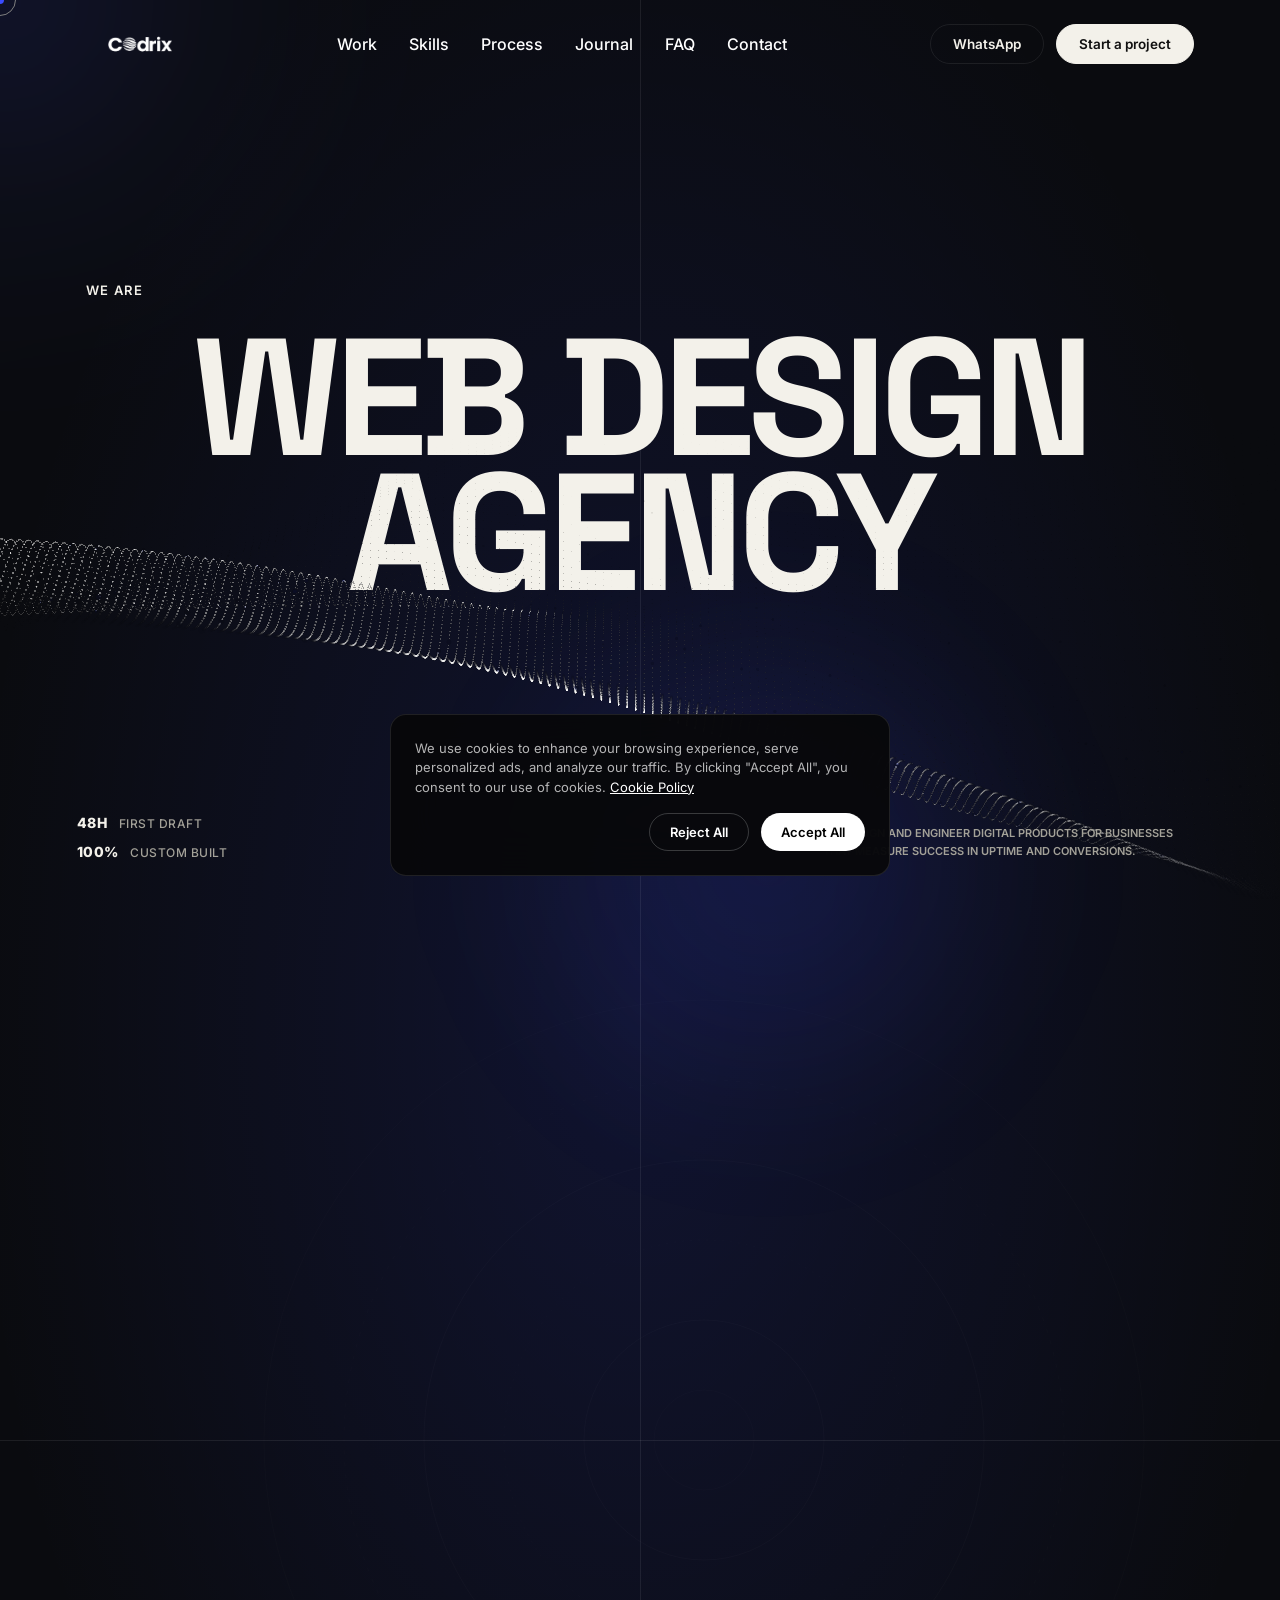
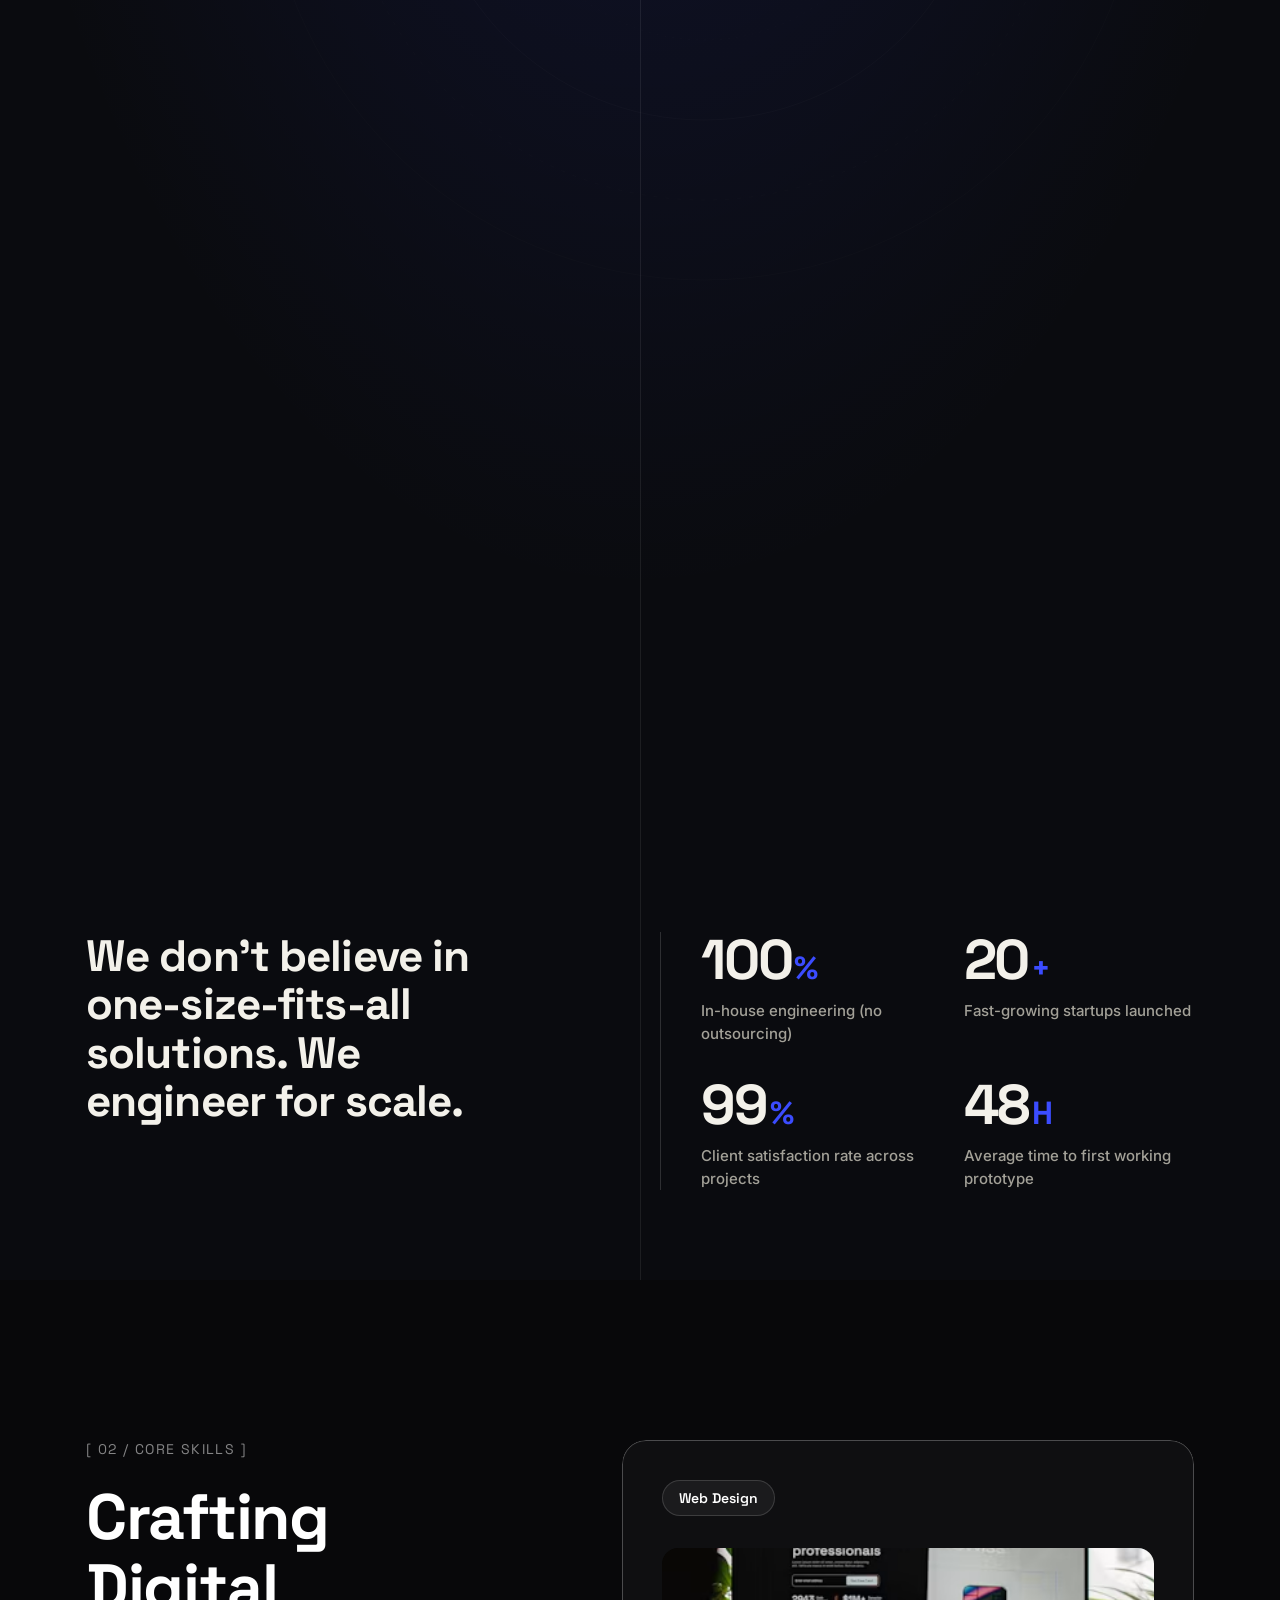
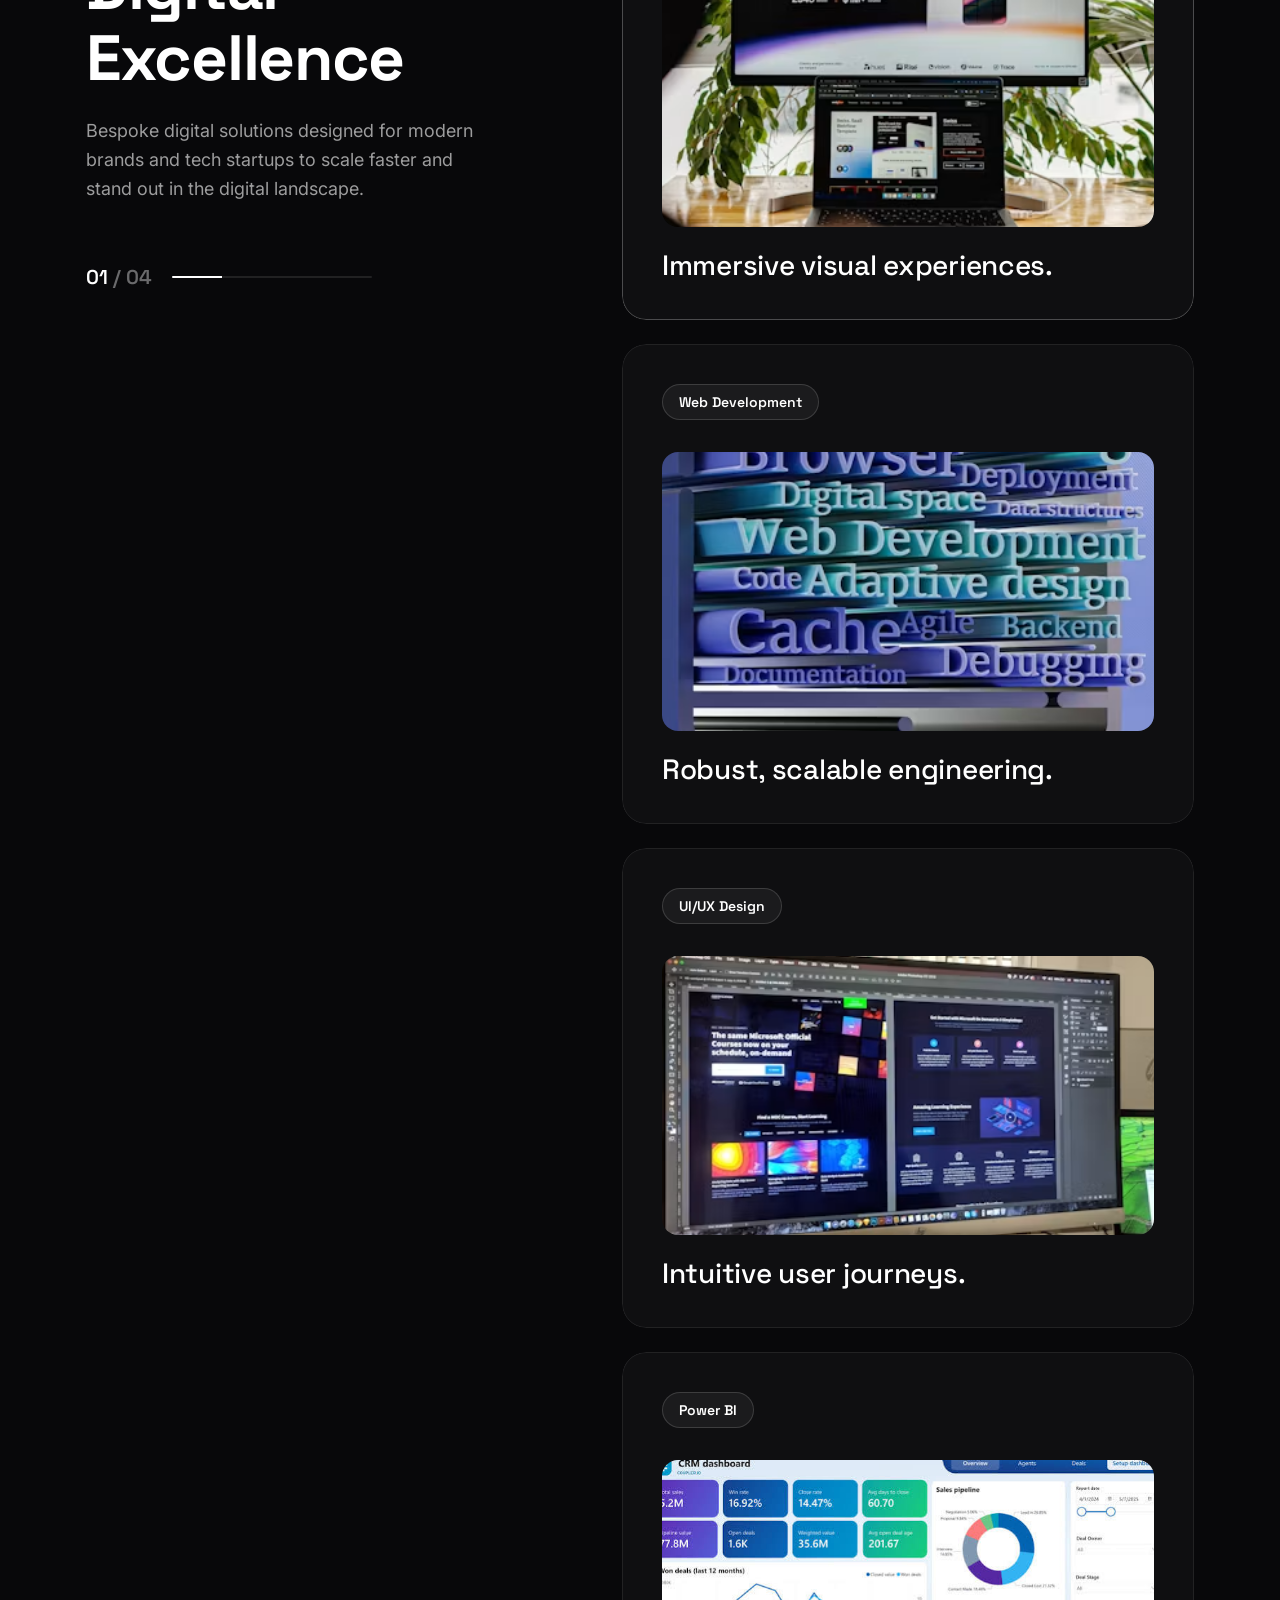
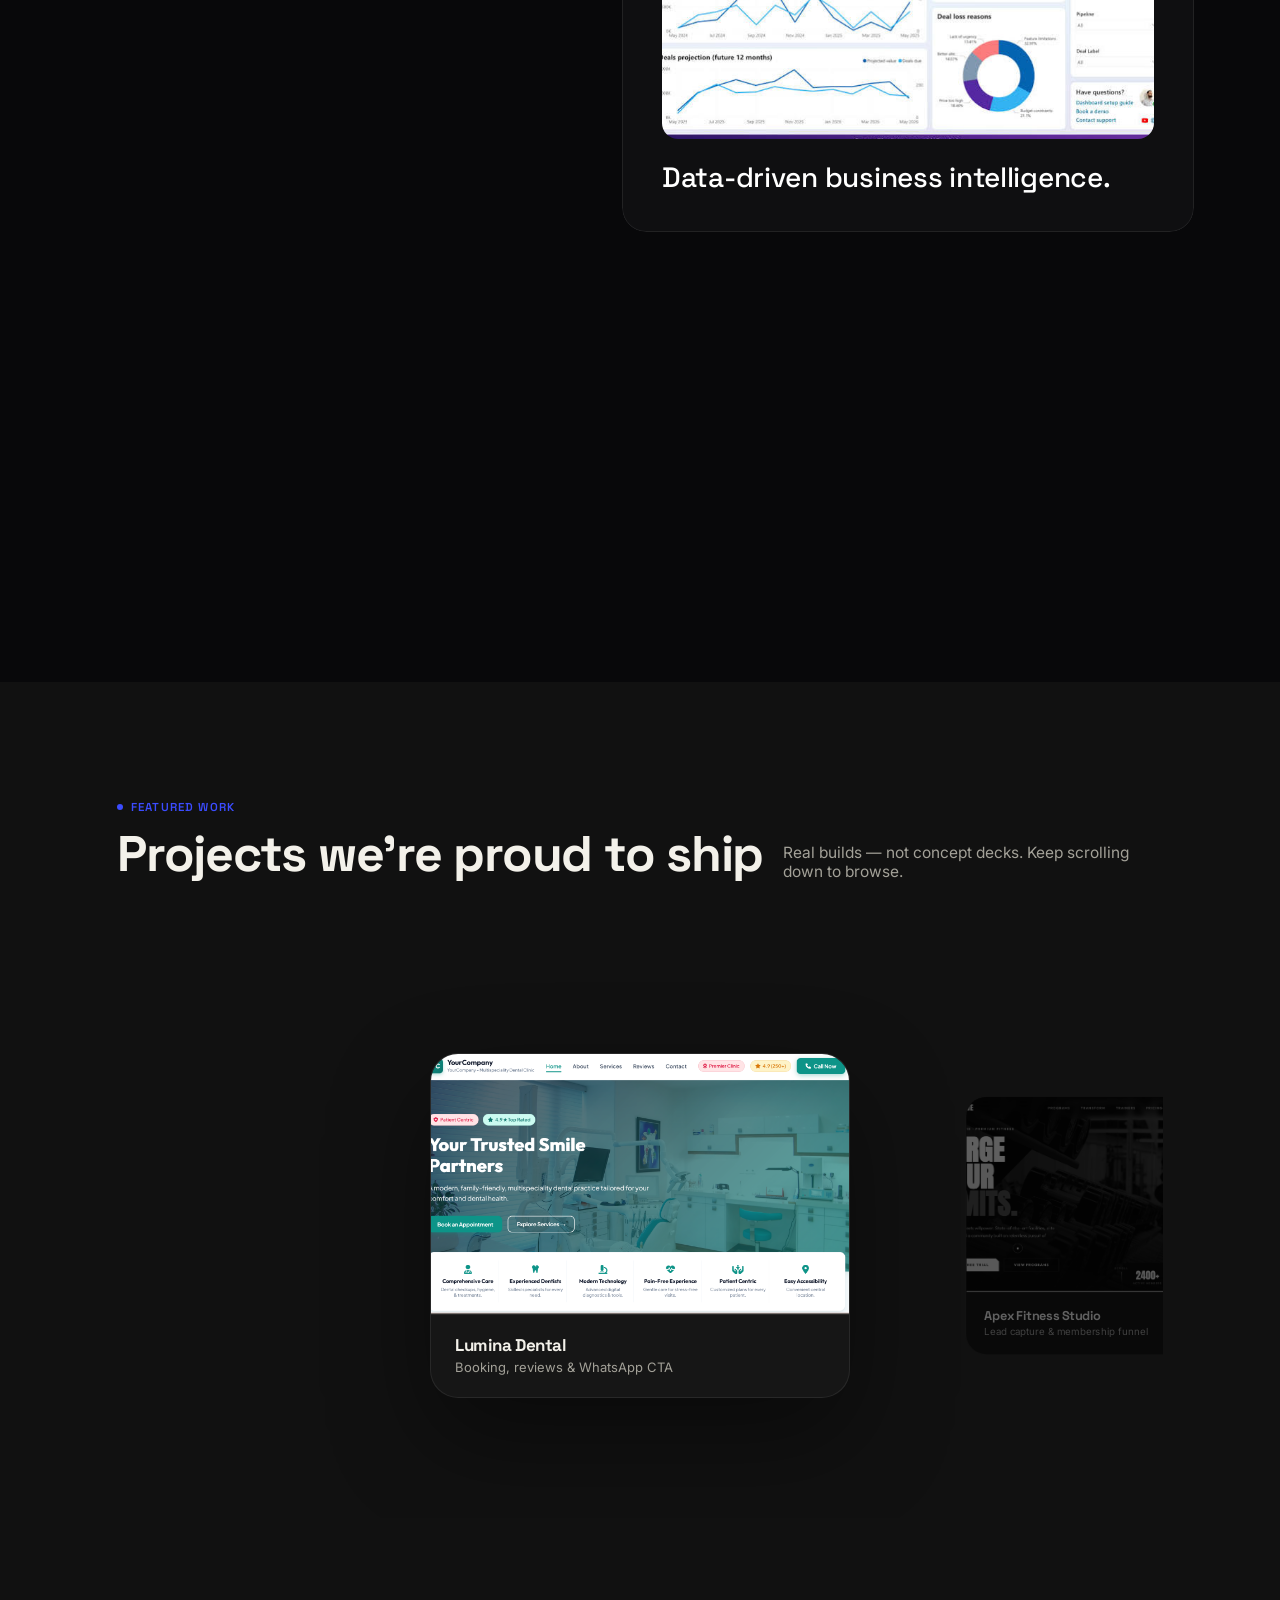
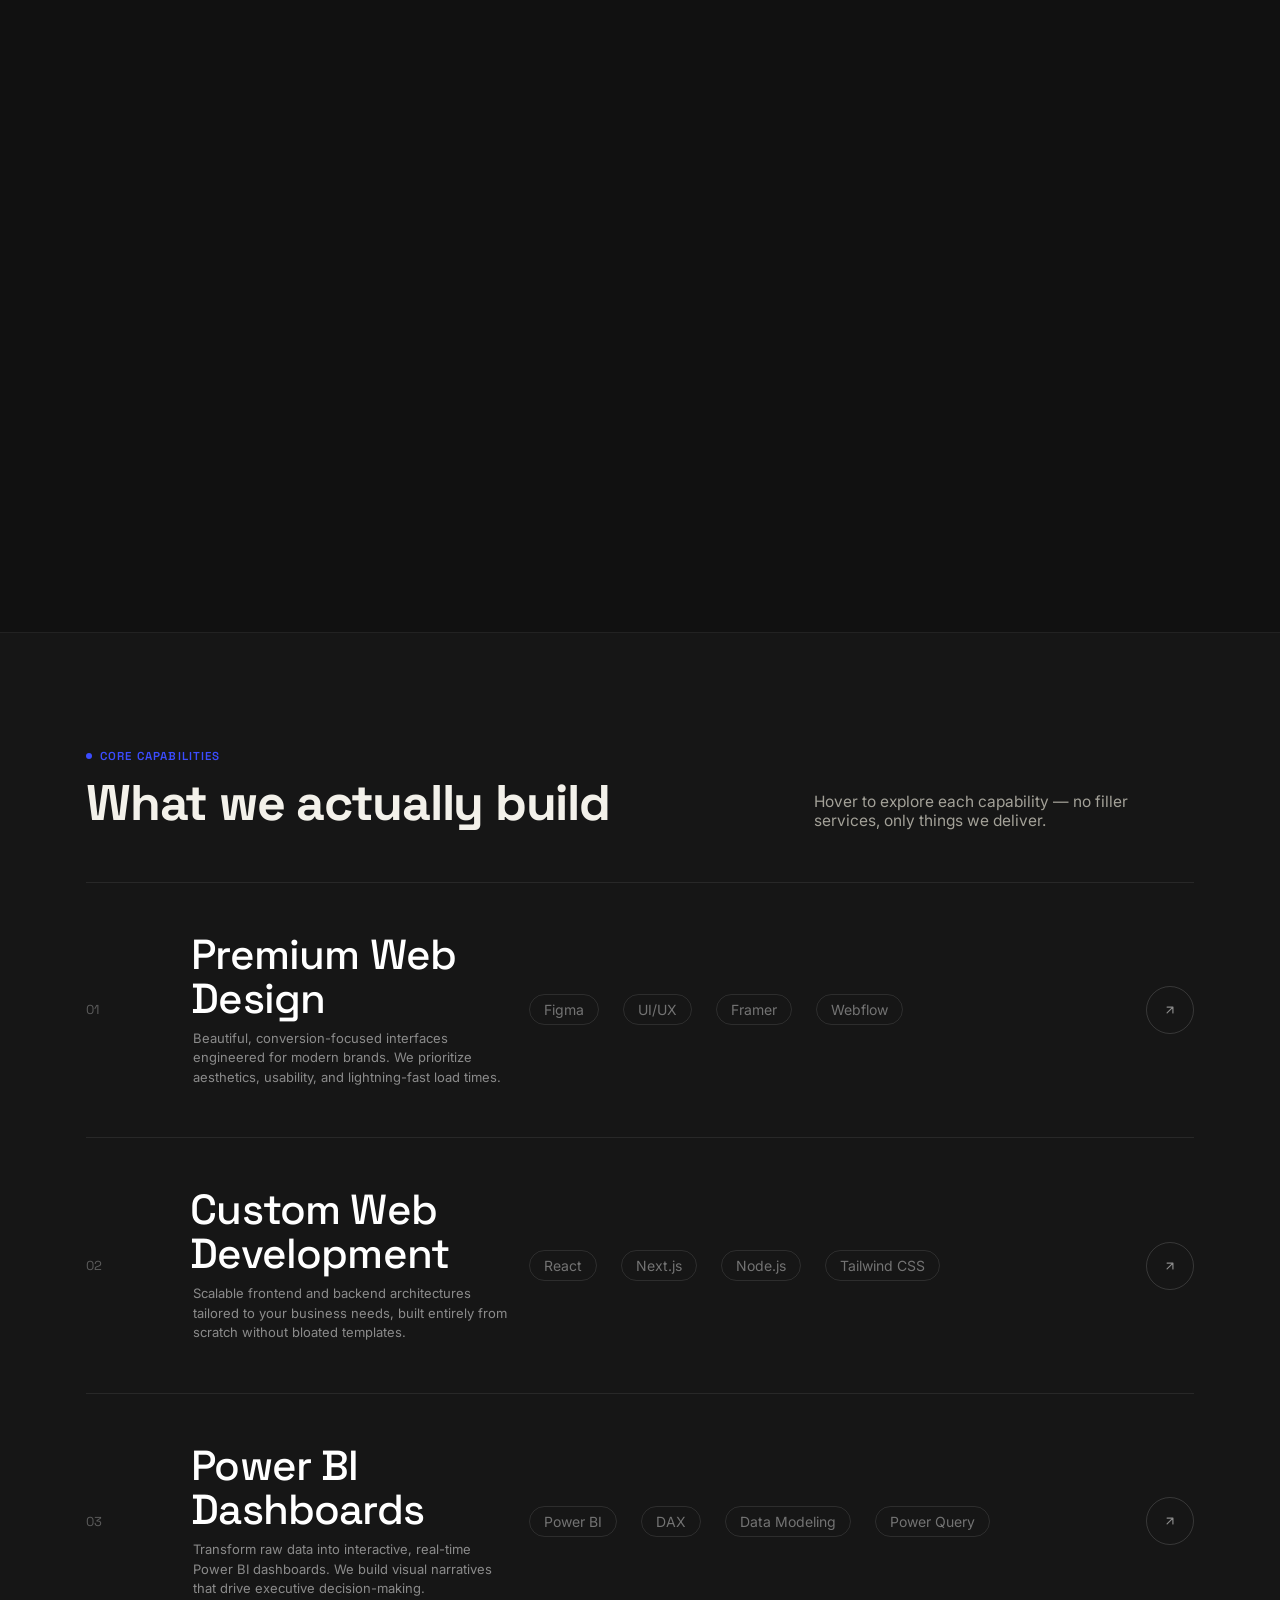
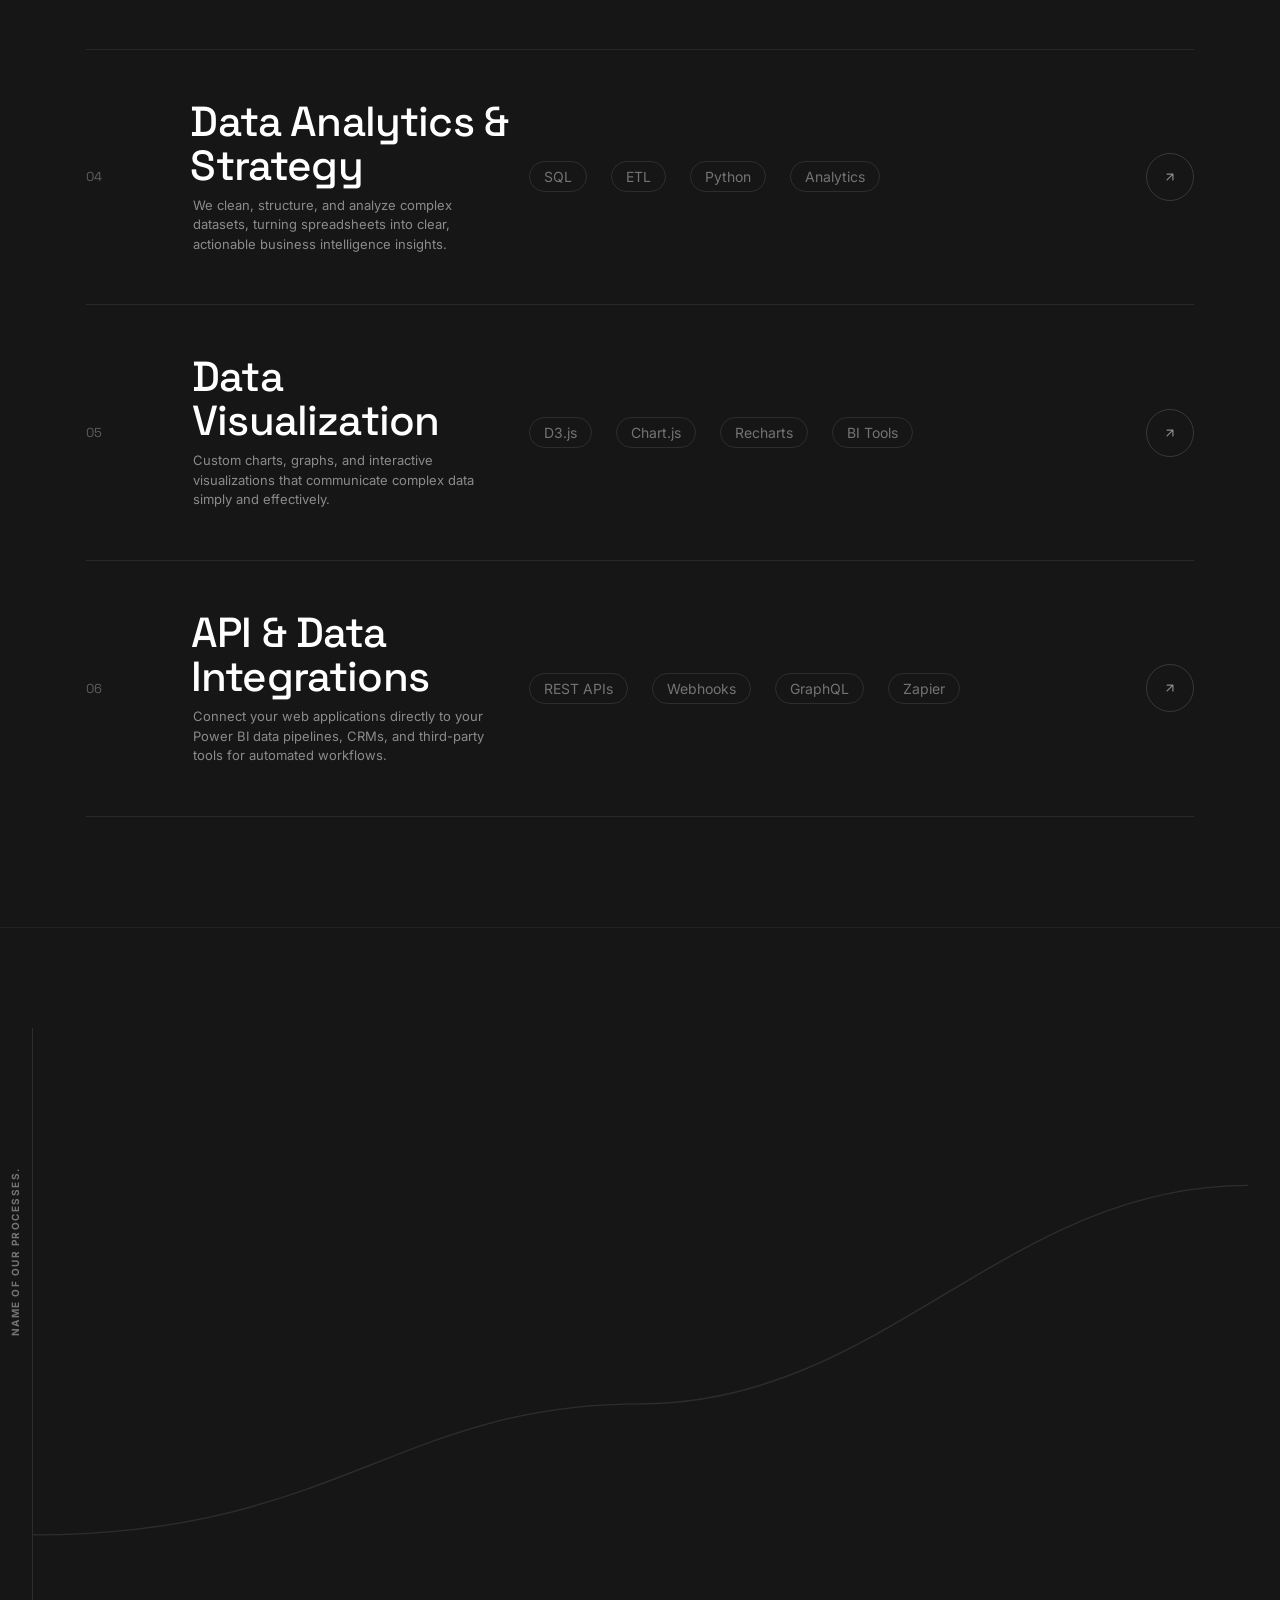
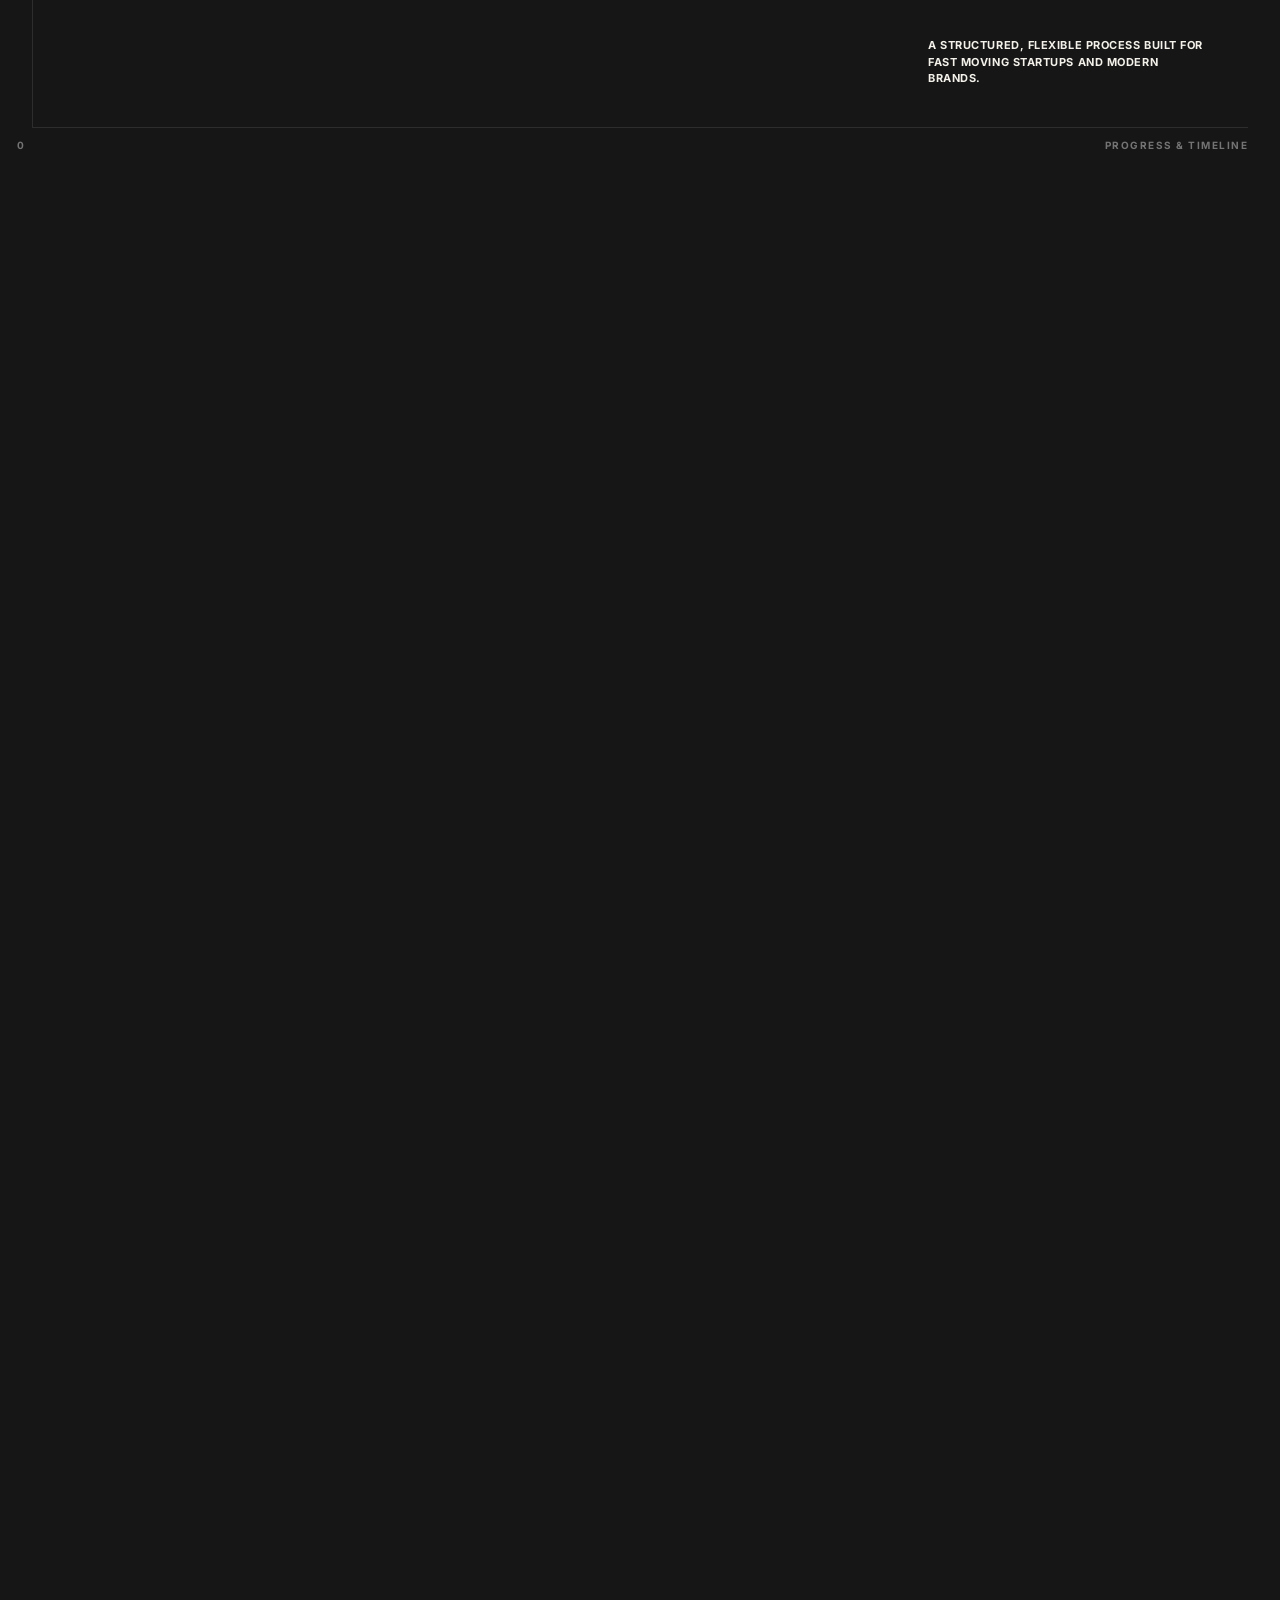
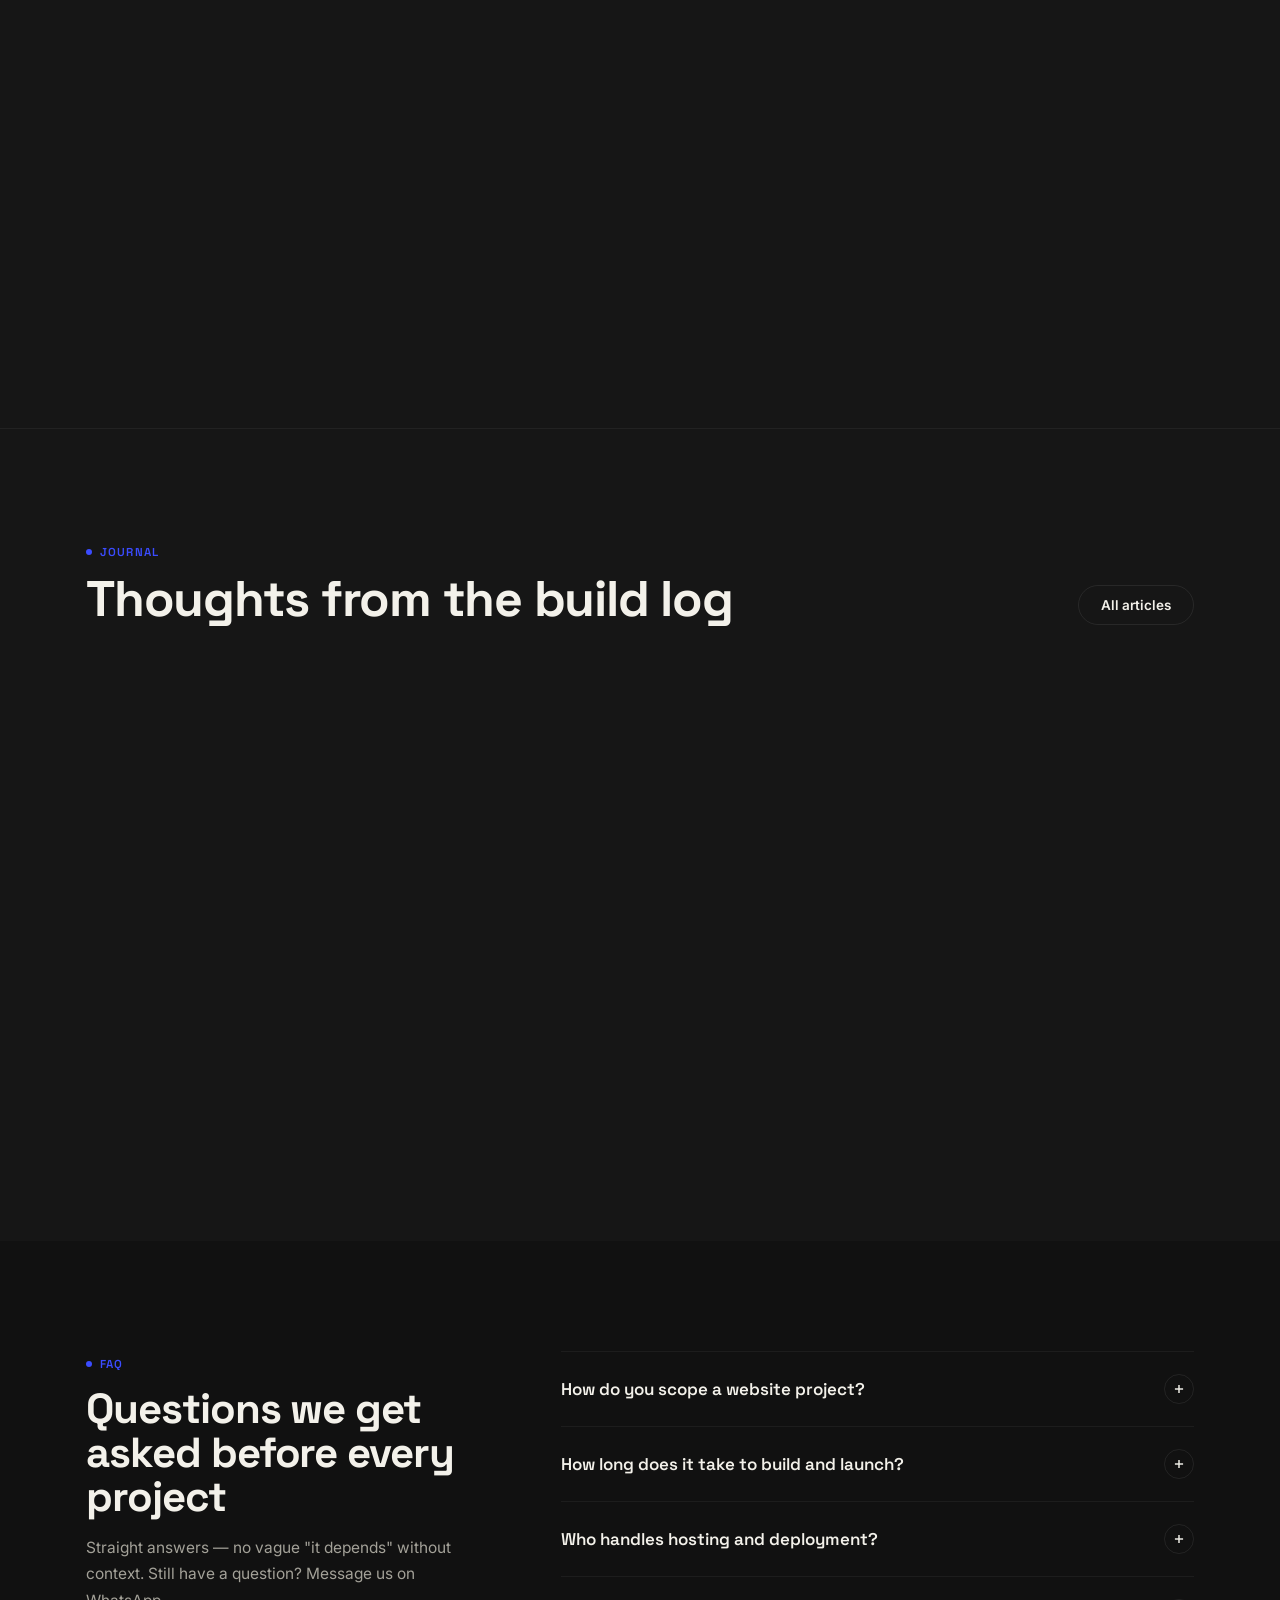
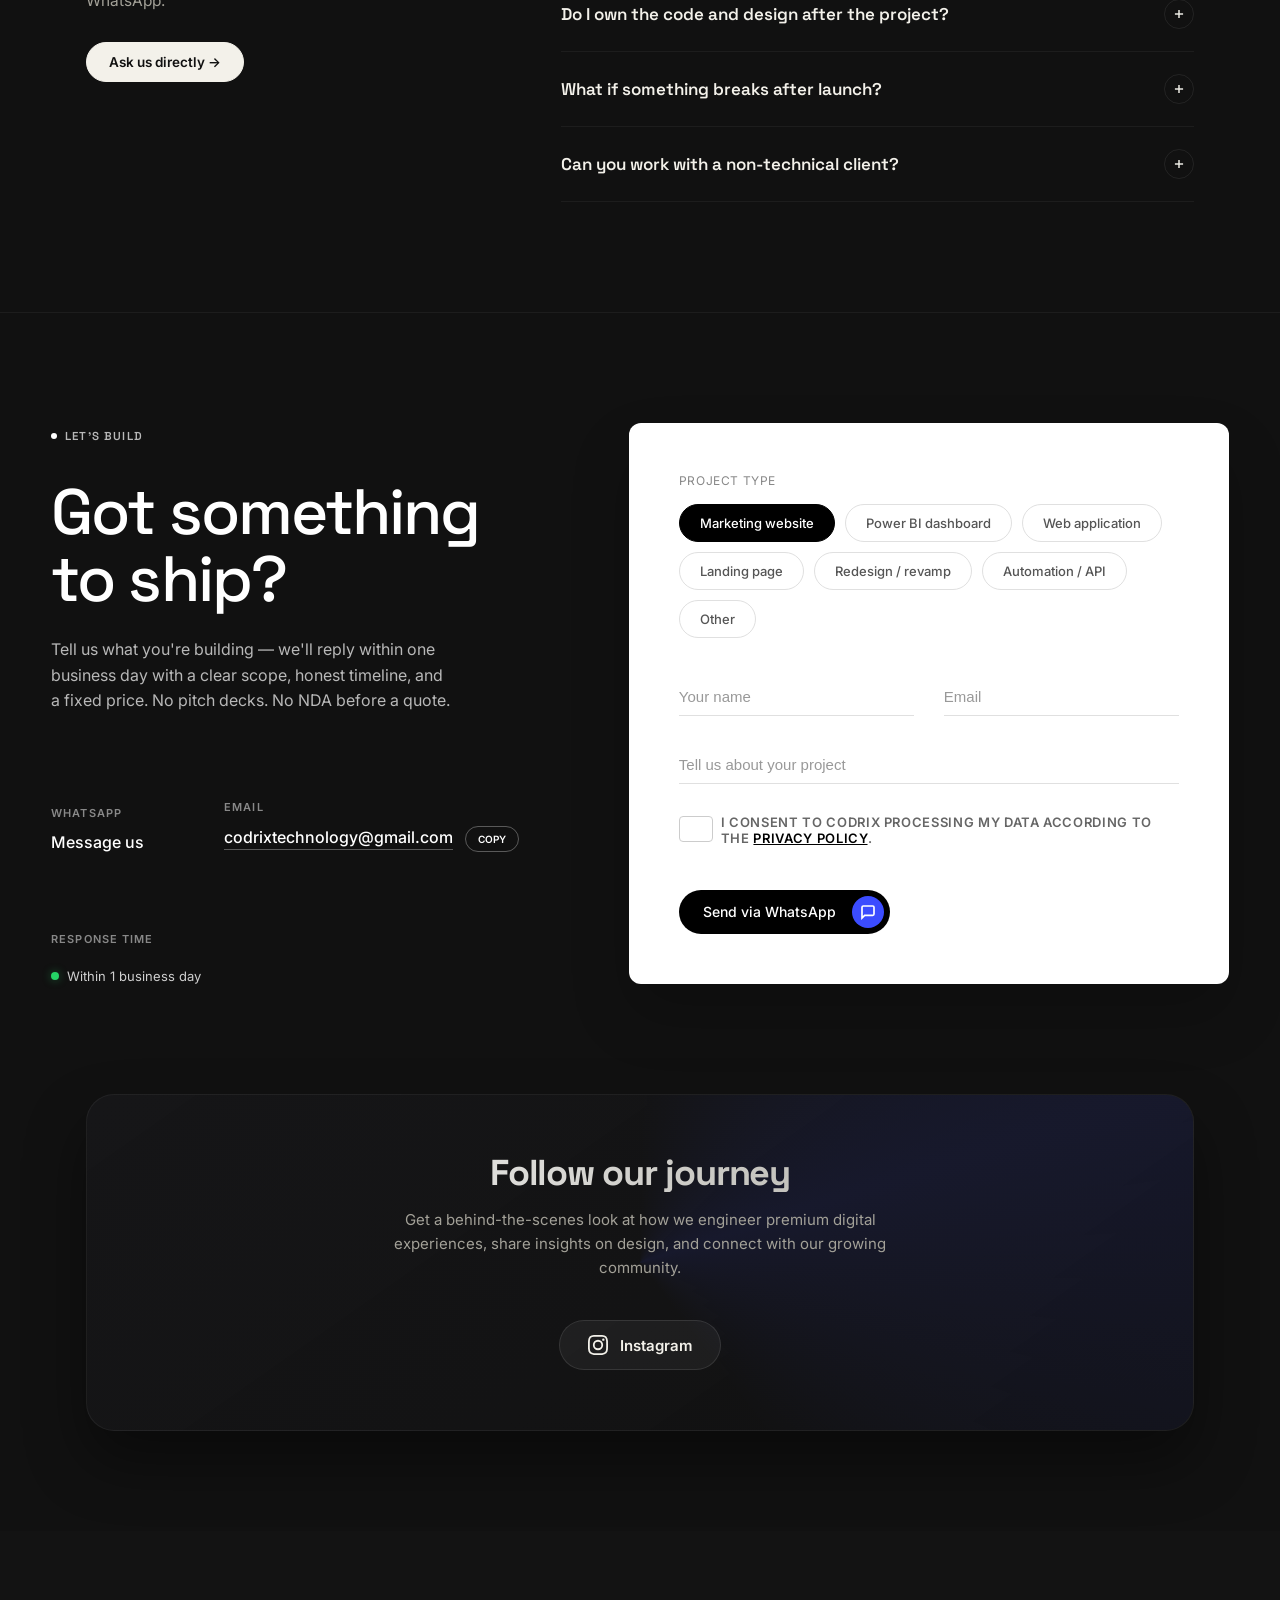
<file: index.html>
<!DOCTYPE html>
<html lang="en">

<head>
  <meta charset="UTF-8">
  <meta name="viewport" content="width=device-width, initial-scale=1, maximum-scale=1, user-scalable=no, viewport-fit=cover">
  <title>Codrix &mdash; Web Design & Development Agency | India</title>
  <meta name="description"
    content="Codrix builds fast, custom websites, web applications, and digital products for businesses in India and beyond. Web developers who ship &mdash; not just a branding studio.">
  <link rel="icon" type="image/png" href="assets/icons/favicon.png">
  <link rel="preconnect" href="https://fonts.googleapis.com">
  <link rel="preconnect" href="https://fonts.gstatic.com" crossorigin>
  <link
    href="https://fonts.googleapis.com/css2?family=Space+Grotesk:wght@400;500;600;700;800&family=Inter:wght@400;500;600&display=swap"
    rel="stylesheet">

  <script type="application/ld+json">
  {
    "@context": "https://schema.org",
    "@type": "ProfessionalService",
    "name": "Codrix",
    "description": "Web design & development agency building custom websites, web applications, and digital products for businesses in India and beyond.",
    "url": "https://codrix.in",
    "telephone": "+91 9980350691",
    "email": "codrixtechnology@gmail.com",
    "address": { "@type": "PostalAddress", "addressCountry": "IN" },
    "serviceType": ["Web Design", "Web Development", "Power BI Dashboards", "Landing Pages", "Web Applications"]
  }
  </script>

  <link rel="stylesheet" href="css/styles.css?v=2">
</head>


<body>
  <!-- CUSTOM CURSOR -->
  <div class="cursor-dot" id="cursor-dot"></div>
  <div class="cursor-outline" id="cursor-outline"></div>
  <div class="cursor-torch" id="cursor-torch"></div>

  <!-- NAV -->
  <nav id="nav">
    <div class="nav-inner">
      <a href="#" class="nav-logo" aria-label="Codrix Home">
        <img src="assets/logo/logo.png" alt="Codrix Logo" class="nav-logo-img">
      </a>
      <ul class="nav-links" role="list">
        <li><a href="#work">Work</a></li>
        <li><a href="#skills">Skills</a></li>
        <li><a href="#process">Process</a></li>
        <li><a href="#journal">Journal</a></li>
        <li><a href="#faq">FAQ</a></li>
        <li><a href="#contact">Contact</a></li>
      </ul>
      <div class="nav-cta">
        <a href="https://wa.me/91XXXXXXXXXX" class="btn btn-ghost magnetic" target="_blank" rel="noopener noreferrer">
          <span class="btn-text-wrapper">
            <span class="btn-text">WhatsApp</span>
            <span class="btn-text-hover">WhatsApp</span>
          </span>
        </a>
        <a href="#contact" class="btn btn-primary magnetic">
          <span class="btn-text-wrapper">
            <span class="btn-text">Start a project</span>
            <span class="btn-text-hover">Let's Go</span>
          </span>
        </a>
        <button class="hamburger" id="hamburger-btn" aria-label="Open menu">
          <span></span><span></span><span></span>
        </button>
      </div>
    </div>
  </nav>
  <div id="mobile-menu" role="dialog" aria-label="Navigation">
    <a href="#work">Work</a><a href="#skills">Skills</a><a href="#process">Process</a>
    <a href="#journal">Journal</a><a href="#faq">FAQ</a><a href="#contact">Contact</a>
  </div>

  <!-- HERO -->
  <section id="hero">
    <div class="hero-crosshair" aria-hidden="true"></div>
    <svg class="hero-rings" viewBox="0 0 900 900" aria-hidden="true">
      <circle cx="450" cy="450" r="440" stroke-width="0.5"/>
      <circle cx="450" cy="450" r="360" stroke-width="0.5" stroke-dasharray="4 8"/>
      <circle cx="450" cy="450" r="280" stroke-width="0.8"/>
      <circle cx="450" cy="450" r="200" stroke-width="0.5" stroke-dasharray="2 6"/>
      <circle cx="450" cy="450" r="120" stroke-width="0.8"/>
      <circle cx="450" cy="450" r="50" stroke-width="0.5"/>
    </svg>
    <div class="hero-glow" aria-hidden="true"></div>

    <div class="hero-center-layout">
      <div class="hero-canvas-wrap" aria-hidden="true">
        <canvas id="fraxbit-hero-canvas"></canvas>
      </div>
      <div class="hero-we-are" style="animation: fade-in 1s ease-out 1s forwards; opacity: 0;"><div class="ui-left" style="will-change: transform, opacity;">WE ARE</div></div>
      
      <div class="hero-massive-wrap">
        <h1 class="hero-massive-word">WEB DESIGN</h1>
        
        <div class="hero-center-media">
          <div class="hero-image-wrapper">
            <video src="assets/images/Codrix.mp4" class="hero-image" autoplay loop muted playsinline></video>
          </div>
        </div>
        
        <h1 class="hero-massive-word" style="transform: translateY(-8%);">AGENCY</h1>
      </div>

      <div class="hero-footer-bar" style="animation: fade-in 1s ease-out 1.2s forwards; opacity: 0;">
        <div class="hero-stats ui-left" style="will-change: transform, opacity;">
          <div class="hero-stat-line"><strong>48H</strong> FIRST DRAFT</div>
          <div class="hero-stat-line"><strong>100%</strong> CUSTOM BUILT</div>
        </div>
        <div class="hero-disclaimer ui-right" style="will-change: transform, opacity;">
          We design and engineer digital products for businesses that measure success in uptime and conversions.
        </div>
      </div>
    </div>
      <div class="manifesto-overlay">
        <!-- MANIFESTO / STATS -->
        <section id="manifesto">
          <div class="wrap">
            <div class="manifesto-grid">
              <div class="manifesto-statement reveal">
                We don't believe in one-size-fits-all solutions. We engineer for scale.
              </div>
              <div class="manifesto-stats">
                <div class="trust-item reveal reveal-delay-1">
                  <div class="trust-num"><span class="count-num" data-target="100">0</span><span class="trust-suffix">%</span></div>
                  <div class="trust-label">In-house engineering (no outsourcing)</div>
                </div>
                <div class="trust-item reveal reveal-delay-2">
                  <div class="trust-num"><span class="count-num" data-target="20">0</span><span class="trust-suffix">+</span></div>
                  <div class="trust-label">Fast-growing startups launched</div>
                </div>
                <div class="trust-item reveal reveal-delay-3">
                  <div class="trust-num"><span class="count-num" data-target="99">0</span><span class="trust-suffix">%</span></div>
                  <div class="trust-label">Client satisfaction rate across projects</div>
                </div>
                <div class="trust-item reveal reveal-delay-4">
                  <div class="trust-num"><span class="count-num" data-target="48">0</span><span class="trust-suffix">H</span></div>
                  <div class="trust-label">Average time to first working prototype</div>
                </div>
              </div>
            </div>
          </div>
        </section>
      </div>
    </section>

    <!-- CORE SKILLS (Premium Framer Deck) -->
    <section id="core-skills" class="premium-skills-section">
      <div class="wrap">
        <div class="premium-skills-layout">
          
          <div class="premium-skills-left">
            <div class="skills-sticky-content">
              <div class="skills-tag">[ 02 / CORE SKILLS ]</div>
              <h2 class="skills-heading">Crafting Digital Excellence</h2>
              <p class="skills-desc">Bespoke digital solutions designed for modern brands and tech startups to scale faster and stand out in the digital landscape.</p>
              
              <div class="skills-progress-wrapper">
                <div class="skills-counter"><span id="active-skill-num">01</span> / 04</div>
                <div class="skills-track">
                  <div class="skills-track-fill" id="skills-track-fill"></div>
                </div>
              </div>
            </div>
          </div>
          
          <div class="premium-skills-right">
            <div class="premium-skill-card">
              <div class="card-glass-bg"></div>
              <div class="card-content">
                <div class="card-header">
                  <span class="card-tag">Web Design</span>
                </div>
                <div class="card-image-box">
                  <img src="assets/images/coreskill/Web%20design.avif" alt="Web Design">
                </div>
                <h3 class="card-title">Immersive visual experiences.</h3>
              </div>
            </div>

            <div class="premium-skill-card">
              <div class="card-glass-bg"></div>
              <div class="card-content">
                <div class="card-header">
                  <span class="card-tag">Web Development</span>
                </div>
                <div class="card-image-box">
                  <img src="assets/images/coreskill/Webdevelopment.avif" alt="Web Development">
                </div>
                <h3 class="card-title">Robust, scalable engineering.</h3>
              </div>
            </div>

            <div class="premium-skill-card">
              <div class="card-glass-bg"></div>
              <div class="card-content">
                <div class="card-header">
                  <span class="card-tag">UI/UX Design</span>
                </div>
                <div class="card-image-box">
                  <img src="assets/images/coreskill/UIUXdesign.avif" alt="UI/UX Design">
                </div>
                <h3 class="card-title">Intuitive user journeys.</h3>
              </div>
            </div>

            <div class="premium-skill-card">
              <div class="card-glass-bg"></div>
              <div class="card-content">
                <div class="card-header">
                  <span class="card-tag">Power BI</span>
                </div>
                <div class="card-image-box">
                  <img src="assets/images/coreskill/Power%20BI%20dashboard.jpg" alt="Power BI">
                </div>
                <h3 class="card-title">Data-driven business intelligence.</h3>
              </div>
            </div>
          </div>
          
        </div>
      </div>
    </section>

  <!-- WORK -->
  <section id="work" class="work-section">
    <div class="work-sticky-wrapper">
      <div class="wrap">
        <div class="section-head reveal">
          <div>
            <div class="eyebrow" style="margin-bottom:14px"><span class="eyebrow-dot"></span>Featured work</div>
            <h2>Projects we're proud to ship</h2>
          </div>
          <p>Real builds &mdash; not concept decks. Keep scrolling down to browse.</p>
        </div>
        <div class="reveal reveal-delay-1">
        <div class="work-track" id="work-track">
          <a href="https://yourdesignagency1-lab.github.io/Dental/?" target="_blank" class="work-card" style="display: block; text-decoration: none; color: inherit;">
            <div class="work-thumb">
              <div class="work-overlay">
                <h3>Lumina Dental</h3>
                <p>WhatsApp-integrated booking site built around a 5.0-star reputation</p><span class="work-tag"><span class="tag-cat">Web Design</span><span class="tag-sep">//</span>Healthcare</span>
              </div>
              <img src="assets/images/projects/dental%20clinic.png" alt="Lumina Dental" style="width: 100%; height: 100%; object-fit: cover;">
            </div>
            <div class="work-info">
              <h3>Lumina Dental</h3>
              <p>Booking, reviews &amp; WhatsApp CTA</p>
            </div>
          </a>
          <a href="https://yourdesignagency1-lab.github.io/Gym/" target="_blank" class="work-card" style="display: block; text-decoration: none; color: inherit;">
            <div class="work-thumb">
              <div class="work-overlay">
                <h3>Apex Fitness Studio</h3>
                <p>Animated gym site converting 354 Google reviews into actual sign-ups</p><span class="work-tag"><span class="tag-cat">Web Design</span><span class="tag-sep">//</span>Fitness</span>
              </div>
              <img src="assets/images/projects/gym.png" alt="Apex Fitness Studio" style="width: 100%; height: 100%; object-fit: cover;">
            </div>
            <div class="work-info">
              <h3>Apex Fitness Studio</h3>
              <p>Lead capture &amp; membership funnel</p>
            </div>
          </a>
          <a href="https://yourdesignagency1-lab.github.io/InteriorDesignTemplates1/" target="_blank" class="work-card" style="display: block; text-decoration: none; color: inherit;">
            <div class="work-thumb">
              <div class="work-overlay">
                <h3>Interior Design</h3>
                <p>Custom web portal replacing a tangle of spreadsheets for a logistics SME</p><span class="work-tag"><span class="tag-cat">Web App</span><span class="tag-sep">//</span>Operations</span>
              </div>
              <img src="assets/images/projects/interior.png" alt="Interior Design" style="width: 100%; height: 100%; object-fit: cover;">
            </div>
            <div class="work-info">
              <h3>Interior Design</h3>
              <p>Internal ops dashboard</p>
            </div>
          </a>
          <div class="work-card">
            <div class="work-thumb">
              <div class="work-overlay">
                <h3>Sales Dashboard</h3>
                <p>Interactive Power BI dashboard for real-time executive reporting</p><span class="work-tag"><span class="tag-cat">Analytics</span><span class="tag-sep">//</span>Power BI</span>
              </div>
              <img src="assets/images/projects/Power%20BI%20dashboard.jpg" alt="Sales Dashboard" style="width: 100%; height: 100%; object-fit: cover;">
            </div>
            <div class="work-info">
              <h3>Sales Dashboard</h3>
              <p>Real-time BI &amp; analytics</p>
            </div>
          </div>
        </div>
        </div>
      </div>
    </div>
  </section>

  <!-- SKILLS -->
  <section id="skills">
    <div class="wrap">
      <div class="section-head reveal">
        <div>
          <div class="eyebrow" style="margin-bottom:14px"><span class="eyebrow-dot"></span>Core capabilities</div>
          <h2>What we actually build</h2>
        </div>
        <p>Hover to explore each capability &mdash; no filler services, only things we deliver.</p>
      </div>
      <div class="capabilities-container">
        <!-- Row 1 -->
        <div class="cap-row">
          <div class="cap-num">01</div>
          <div class="cap-title-col">
            <h2 class="cap-title"><span class="cap-dot"></span>Premium Web Design</h2>
            <p class="cap-subtitle">Beautiful, conversion-focused interfaces engineered for modern brands. We prioritize aesthetics, usability, and lightning-fast load times.</p>
          </div>
          <div class="cap-list">
            <span>Figma</span>
            <span>UI/UX</span>
            <span>Framer</span>
            <span>Webflow</span>
          </div>
          <div class="cap-action">
            <a href="#work" class="cap-btn magnetic">
              <svg width="14" height="14" viewBox="0 0 24 24" fill="none"><path d="M7 17L17 7M17 7H7M17 7V17" stroke="currentColor" stroke-width="2" stroke-linecap="round" stroke-linejoin="round"/></svg>
            </a>
          </div>
        </div>
        
        <!-- Row 2 -->
        <div class="cap-row">
          <div class="cap-num">02</div>
          <div class="cap-title-col">
            <h2 class="cap-title"><span class="cap-dot"></span>Custom Web Development</h2>
            <p class="cap-subtitle">Scalable frontend and backend architectures tailored to your business needs, built entirely from scratch without bloated templates.</p>
          </div>
          <div class="cap-list">
            <span>React</span>
            <span>Next.js</span>
            <span>Node.js</span>
            <span>Tailwind CSS</span>
          </div>
          <div class="cap-action">
            <a href="#work" class="cap-btn magnetic">
              <svg width="14" height="14" viewBox="0 0 24 24" fill="none"><path d="M7 17L17 7M17 7H7M17 7V17" stroke="currentColor" stroke-width="2" stroke-linecap="round" stroke-linejoin="round"/></svg>
            </a>
          </div>
        </div>
        
        <!-- Row 3 -->
        <div class="cap-row">
          <div class="cap-num">03</div>
          <div class="cap-title-col">
            <h2 class="cap-title"><span class="cap-dot"></span>Power BI Dashboards</h2>
            <p class="cap-subtitle">Transform raw data into interactive, real-time Power BI dashboards. We build visual narratives that drive executive decision-making.</p>
          </div>
          <div class="cap-list">
            <span>Power BI</span>
            <span>DAX</span>
            <span>Data Modeling</span>
            <span>Power Query</span>
          </div>
          <div class="cap-action">
            <a href="#work" class="cap-btn magnetic">
              <svg width="14" height="14" viewBox="0 0 24 24" fill="none"><path d="M7 17L17 7M17 7H7M17 7V17" stroke="currentColor" stroke-width="2" stroke-linecap="round" stroke-linejoin="round"/></svg>
            </a>
          </div>
        </div>

        <!-- Row 4 -->
        <div class="cap-row">
          <div class="cap-num">04</div>
          <div class="cap-title-col">
            <h2 class="cap-title"><span class="cap-dot"></span>Data Analytics & Strategy</h2>
            <p class="cap-subtitle">We clean, structure, and analyze complex datasets, turning spreadsheets into clear, actionable business intelligence insights.</p>
          </div>
          <div class="cap-list">
            <span>SQL</span>
            <span>ETL</span>
            <span>Python</span>
            <span>Analytics</span>
          </div>
          <div class="cap-action">
            <a href="#contact" class="cap-btn magnetic">
              <svg width="14" height="14" viewBox="0 0 24 24" fill="none"><path d="M7 17L17 7M17 7H7M17 7V17" stroke="currentColor" stroke-width="2" stroke-linecap="round" stroke-linejoin="round"/></svg>
            </a>
          </div>
        </div>
        
        <!-- Row 5 -->
        <div class="cap-row">
          <div class="cap-num">05</div>
          <div class="cap-title-col">
            <h2 class="cap-title"><span class="cap-dot"></span>Data Visualization</h2>
            <p class="cap-subtitle">Custom charts, graphs, and interactive visualizations that communicate complex data simply and effectively.</p>
          </div>
          <div class="cap-list">
            <span>D3.js</span>
            <span>Chart.js</span>
            <span>Recharts</span>
            <span>BI Tools</span>
          </div>
          <div class="cap-action">
            <a href="#contact" class="cap-btn magnetic">
              <svg width="14" height="14" viewBox="0 0 24 24" fill="none"><path d="M7 17L17 7M17 7H7M17 7V17" stroke="currentColor" stroke-width="2" stroke-linecap="round" stroke-linejoin="round"/></svg>
            </a>
          </div>
        </div>

        <!-- Row 6 -->
        <div class="cap-row">
          <div class="cap-num">06</div>
          <div class="cap-title-col">
            <h2 class="cap-title"><span class="cap-dot"></span>API & Data Integrations</h2>
            <p class="cap-subtitle">Connect your web applications directly to your Power BI data pipelines, CRMs, and third-party tools for automated workflows.</p>
          </div>
          <div class="cap-list">
            <span>REST APIs</span>
            <span>Webhooks</span>
            <span>GraphQL</span>
            <span>Zapier</span>
          </div>
          <div class="cap-action">
            <a href="#contact" class="cap-btn magnetic">
              <svg width="14" height="14" viewBox="0 0 24 24" fill="none"><path d="M7 17L17 7M17 7H7M17 7V17" stroke="currentColor" stroke-width="2" stroke-linecap="round" stroke-linejoin="round"/></svg>
            </a>
          </div>
        </div>

      </div>
    </div>
  </section>

  <!-- PROCESS -->
  <section id="process" class="process-graph-section">
    <div class="process-sticky-wrapper">
      <div class="wrap-broad">
        
        <div class="graph-axes">
          <div class="graph-y-axis">NAME OF OUR PROCESSES.</div>
          <div class="graph-x-axis">PROGRESS & TIMELINE</div>
          <div class="graph-origin">0</div>
        </div>

        <svg class="graph-svg" viewBox="0 0 1000 600" preserveAspectRatio="none">
          <path class="graph-curve-bg" d="M 0 500 C 250 500, 300 350, 500 350 S 800 100, 1000 100" />
          <path class="graph-curve-active" id="process-curve" d="M 0 500 C 250 500, 300 350, 500 350 S 800 100, 1000 100" />
        </svg>

        <div class="graph-torch-container">
          <div id="process-torch" class="graph-torch"></div>
          <div id="process-torch-core" class="graph-torch-core"></div>
        </div>

        <div class="graph-tagline">
          A STRUCTURED, FLEXIBLE PROCESS BUILT FOR FAST MOVING STARTUPS AND MODERN BRANDS.
        </div>

        <div class="graph-nodes-container">
          <div class="graph-node" data-progress="0.25" style="left: 25%; top: 41%;">
            <div class="node-content">
              <div class="node-dot"></div>
              <div class="node-text">
                <h3>Discover</h3>
                <p>Research provides<br>insights for the project.</p>
              </div>
            </div>
            <div class="node-dropline" style="height: 60px;"></div>
          </div>
          
          <div class="graph-node" data-progress="0.5" style="left: 50%; top: 22%;">
            <div class="node-content">
              <div class="node-dot"></div>
              <div class="node-text">
                <h3>Define & design</h3>
                <p>Insights into strategy<br>and make your<br>product visible.</p>
              </div>
            </div>
            <div class="node-dropline" style="height: 60px;"></div>
          </div>

          <div class="graph-node" data-progress="0.8" style="left: 80%; top: -5%;">
            <div class="node-content">
              <div class="node-dot"></div>
              <div class="node-text">
                <h3>Launch & Scale</h3>
                <p>We ensure a<br>smooth launch and<br>help brands grow.</p>
              </div>
            </div>
            <div class="node-dropline" style="height: 60px;"></div>
          </div>
        </div>

      </div>
    </div>
  </section>


  <!-- JOURNAL -->
  <section id="journal">
    <div class="wrap">
      <div class="section-head reveal">
        <div>
          <div class="eyebrow" style="margin-bottom:14px"><span class="eyebrow-dot"></span>Journal</div>
          <h2>Thoughts from the build log</h2>
        </div>
        <a href="#journal" class="btn btn-ghost">All articles</a>
      </div>
      <div class="journal-grid">
        <div class="journal-card" id="jcard-left" style="will-change: transform, opacity;">
          <div class="journal-thumb">
            <img src="assets/images/business%20growth.webp" alt="Business Growth" style="width: 100%; height: 100%; object-fit: cover; border-radius: inherit; display: block;">
          </div>
          <div class="journal-body">
            <div class="jcat">Business Growth</div>
            <h3>Why Your Business Needs More Than a Website in 2025</h3>
            <p>Having a site isn't enough. Here's the minimum digital infrastructure a serious Indian SME should have &mdash;
              and what to prioritise first.</p>
            <span class="journal-read">Read article <svg width="13" height="13" viewBox="0 0 24 24" fill="none"
                stroke="currentColor" stroke-width="2.5">
                <path d="M5 12h14M12 5l7 7-7 7" />
              </svg></span>
          </div>
        </div>
        <div class="journal-card" id="jcard-center" style="will-change: transform, opacity;">
          <div class="journal-thumb">
            <img src="assets/images/website.avif" alt="Web Development Cost" style="width: 100%; height: 100%; object-fit: cover; border-radius: inherit; display: block;">
          </div>
          <div class="journal-body">
            <div class="jcat">Development</div>
            <h3>The Hidden Cost of "Free" Website Builders for Small Businesses</h3>
            <p>Wix and Squarespace have monthly fees, migration pain, and performance ceilings. We break down when
              custom-built is actually cheaper.</p>
            <span class="journal-read">Read article <svg width="13" height="13" viewBox="0 0 24 24" fill="none"
                stroke="currentColor" stroke-width="2.5">
                <path d="M5 12h14M12 5l7 7-7 7" />
              </svg></span>
          </div>
        </div>
        <div class="journal-card" id="jcard-right" style="will-change: transform, opacity;">
          <div class="journal-thumb">
            <img src="assets/images/whatsapp.avif" alt="Automation" style="width: 100%; height: 100%; object-fit: cover; border-radius: inherit; display: block;">
          </div>
          <div class="journal-body">
            <div class="jcat">Automation</div>
            <h3>How WhatsApp Automation Saves 2+ Hours Per Day for Service Businesses</h3>
            <p>A practical walkthrough of what to automate, what not to, and how we set it up without making customers
              feel like they're texting a bot.</p>
            <span class="journal-read">Read article <svg width="13" height="13" viewBox="0 0 24 24" fill="none"
                stroke="currentColor" stroke-width="2.5">
                <path d="M5 12h14M12 5l7 7-7 7" />
              </svg></span>
          </div>
        </div>
      </div>
    </div>
  </section>

  <!-- FAQ -->
  <section id="faq">
    <div class="wrap">
      <div class="faq-layout">
        <div class="faq-left reveal">
          <div class="eyebrow" style="margin-bottom:16px"><span class="eyebrow-dot"></span>FAQ</div>
          <h2>Questions we get asked before every project</h2>
          <p style="margin-top:16px">Straight answers &mdash; no vague "it depends" without context. Still have a question?
            Message us on WhatsApp.</p>
          <a href="https://wa.me/919980350691" class="btn btn-primary" style="margin-top:28px" target="_blank" rel="noopener noreferrer"
            rel="noopener">Ask us directly &rarr;</a>
        </div>
        <div class="faq-list reveal reveal-delay-2">
          <div class="faq-item" data-faq>
            <div class="faq-q" role="button" tabindex="0" aria-expanded="false">How do you scope a website project?
              <div class="faq-icon" aria-hidden="true"><svg width="14" height="14" viewBox="0 0 24 24" fill="none"
                  stroke="currentColor" stroke-width="2.5">
                  <line x1="12" y1="5" x2="12" y2="19" />
                  <line x1="5" y1="12" x2="19" y2="12" />
                </svg></div>
            </div>
            <div class="faq-body">
              <div class="faq-body-inner">
                <p>We evaluate the scope depending on pages, integrations (booking, WhatsApp, payment), and animation complexity. We always provide a clear, written proposal before starting &mdash; no open-ended retainers unless you ask for one.</p>
              </div>
            </div>
          </div>
          <div class="faq-item" data-faq>
            <div class="faq-q" role="button" tabindex="0" aria-expanded="false">How long does it take to build and
              launch?<div class="faq-icon" aria-hidden="true"><svg width="14" height="14" viewBox="0 0 24 24"
                  fill="none" stroke="currentColor" stroke-width="2.5">
                  <line x1="12" y1="5" x2="12" y2="19" />
                  <line x1="5" y1="12" x2="19" y2="12" />
                </svg></div>
            </div>
            <div class="faq-body">
              <div class="faq-body-inner">
                <p>A focused marketing website: 1&ndash;2 weeks. A multi-page site with integrations: 2&ndash;4 weeks. Custom
                  software is scoped project-by-project &mdash; typically 4&ndash;8 weeks for a first working version. We provide a
                  timeline in writing before work begins, and we respect it.</p>
              </div>
            </div>
          </div>
          <div class="faq-item" data-faq>
            <div class="faq-q" role="button" tabindex="0" aria-expanded="false">Who handles hosting and deployment?<div class="faq-icon" aria-hidden="true"><svg width="14" height="14" viewBox="0 0 24 24" fill="none"
                  stroke="currentColor" stroke-width="2.5">
                  <line x1="12" y1="5" x2="12" y2="19" />
                  <line x1="5" y1="12" x2="19" y2="12" />
                </svg></div>
            </div>
            <div class="faq-body">
              <div class="faq-body-inner">
                <p>We deploy to the platform that makes most sense &mdash; Vercel, Cloudflare Pages, or a VPS &mdash; and either set
                  up accounts in your name or manage it for you directly. We never hold your hosting hostage to keep you as a client.</p>
              </div>
            </div>
          </div>
          <div class="faq-item" data-faq>
            <div class="faq-q" role="button" tabindex="0" aria-expanded="false">Do I own the code and design after the
              project?<div class="faq-icon" aria-hidden="true"><svg width="14" height="14" viewBox="0 0 24 24"
                  fill="none" stroke="currentColor" stroke-width="2.5">
                  <line x1="12" y1="5" x2="12" y2="19" />
                  <line x1="5" y1="12" x2="19" y2="12" />
                </svg></div>
            </div>
            <div class="faq-body">
              <div class="faq-body-inner">
                <p>Yes &mdash; fully and immediately on final payment. We hand over all source code, design files, domain
                  access, and login credentials. You can take the project anywhere, host it yourself, or hire another
                  developer. No proprietary locks, no dependencies that trap you.</p>
              </div>
            </div>
          </div>
          <div class="faq-item" data-faq>
            <div class="faq-q" role="button" tabindex="0" aria-expanded="false">What if something breaks after launch?
              <div class="faq-icon" aria-hidden="true"><svg width="14" height="14" viewBox="0 0 24 24" fill="none"
                  stroke="currentColor" stroke-width="2.5">
                  <line x1="12" y1="5" x2="12" y2="19" />
                  <line x1="5" y1="12" x2="19" y2="12" />
                </svg></div>
            </div>
            <div class="faq-body">
              <div class="faq-body-inner">
                <p>Every project includes 30 days of free bug-fix support post-launch. If something we built breaks, we
                  fix it &mdash; no charge, no argument. For ongoing support beyond that, we offer transparent maintenance
                  packages with a clear scope of what's covered.</p>
              </div>
            </div>
          </div>
          <div class="faq-item" data-faq>
            <div class="faq-q" role="button" tabindex="0" aria-expanded="false">Can you work with a non-technical
              client?<div class="faq-icon" aria-hidden="true"><svg width="14" height="14" viewBox="0 0 24 24"
                  fill="none" stroke="currentColor" stroke-width="2.5">
                  <line x1="12" y1="5" x2="12" y2="19" />
                  <line x1="5" y1="12" x2="19" y2="12" />
                </svg></div>
            </div>
            <div class="faq-body">
              <div class="faq-body-inner">
                <p>That's most of our clients. We translate technical decisions into plain language at every stage.
                  You'll never get a jargon-heavy status update &mdash; just clear progress reports, screenshots, and a
                  preview link. Your job is to tell us what you need; our job is to handle the rest.</p>
              </div>
            </div>
          </div>
        </div>
      </div>
    </div>
  </section>

  <!-- CONTACT -->
  <section id="contact" class="contact-premium-section">
    <div class="wrap" style="max-width: 1600px; padding: 0 4vw;">
      <div class="contact-premium-layout">
        
        <!-- Left: info -->
        <div class="contact-premium-left">
          <div class="cp-left-top">
            <div class="eyebrow" style="margin-bottom:16px; color:rgba(255,255,255,0.7);"><span class="eyebrow-dot" style="background:#fff;"></span>Let's build</div>
            <h2 class="cp-heading" style="margin-top:20px;">Got something<br>to ship?</h2>
            <p class="cp-desc">Tell us what you're building &mdash; we'll reply within one business day with a clear scope, honest timeline, and a fixed price. No pitch decks. No NDA before a quote.</p>
          </div>
          
          <div class="cp-left-bottom" style="flex-wrap: wrap;">
            
            <div class="cp-info-block">
              <span class="cp-eyebrow">WhatsApp</span>
              <a href="https://wa.me/919980350691" target="_blank" class="cp-email" style="font-size: 16px; border:none; padding:0;">Message us</a>
            </div>

            <div class="cp-info-block">
              <span class="cp-eyebrow">Email</span>
              <div class="cp-email-row">
                <a href="mailto:codrixtechnology@gmail.com" class="cp-email" style="font-size: 16px;">codrixtechnology@gmail.com</a>
                <button class="cp-copy-btn" onclick="navigator.clipboard.writeText('codrixtechnology@gmail.com'); this.innerText='COPIED'; setTimeout(() => this.innerText='COPY', 2000);">COPY</button>
              </div>
            </div>

            <div class="cp-info-block">
              <span class="cp-eyebrow">Response time</span>
              <div class="cp-status">
                <span class="status-dot"></span>
                Within 1 business day
              </div>
            </div>

          </div>
        </div>

        <!-- Right: form -->
        <div class="contact-premium-right">
          <div class="cp-form-card">
            
            <form id="contactForm" class="cp-form-premium" novalidate>
              
              <div class="cp-form-section">
                <label>Project type</label>
                <input type="hidden" id="cf-project" name="project" value="Marketing website">
                <div class="cp-pills">
                  <button type="button" class="cp-pill active" data-value="Marketing website" onclick="document.querySelectorAll('.cp-pill').forEach(p=>p.classList.remove('active')); this.classList.add('active'); document.getElementById('cf-project').value = this.dataset.value;">Marketing website</button>
                  <button type="button" class="cp-pill" data-value="Power BI dashboard" onclick="document.querySelectorAll('.cp-pill').forEach(p=>p.classList.remove('active')); this.classList.add('active'); document.getElementById('cf-project').value = this.dataset.value;">Power BI dashboard</button>
                  <button type="button" class="cp-pill" data-value="Web application" onclick="document.querySelectorAll('.cp-pill').forEach(p=>p.classList.remove('active')); this.classList.add('active'); document.getElementById('cf-project').value = this.dataset.value;">Web application</button>
                  <button type="button" class="cp-pill" data-value="Landing page" onclick="document.querySelectorAll('.cp-pill').forEach(p=>p.classList.remove('active')); this.classList.add('active'); document.getElementById('cf-project').value = this.dataset.value;">Landing page</button>
                  <button type="button" class="cp-pill" data-value="Redesign / revamp" onclick="document.querySelectorAll('.cp-pill').forEach(p=>p.classList.remove('active')); this.classList.add('active'); document.getElementById('cf-project').value = this.dataset.value;">Redesign / revamp</button>
                  <button type="button" class="cp-pill" data-value="Automation / API" onclick="document.querySelectorAll('.cp-pill').forEach(p=>p.classList.remove('active')); this.classList.add('active'); document.getElementById('cf-project').value = this.dataset.value;">Automation / API</button>
                  <button type="button" class="cp-pill" data-value="Other" onclick="document.querySelectorAll('.cp-pill').forEach(p=>p.classList.remove('active')); this.classList.add('active'); document.getElementById('cf-project').value = this.dataset.value;">Other</button>
                </div>
              </div>

              <div class="cp-row">
                <div class="cp-input-group">
                  <input type="text" id="cf-name" name="name" placeholder="Your name" required>
                </div>
                <div class="cp-input-group">
                  <input type="email" id="cf-email" name="email" placeholder="Email" required>
                </div>
              </div>

              <div class="cf-group cf-honeypot" style="display:none;" aria-hidden="true">
                <input type="text" id="cf-website" name="website" tabindex="-1" autocomplete="off">
              </div>

              <div class="cp-input-group">
                <input type="text" id="cf-message" name="message" placeholder="Tell us about your project" required>
              </div>

              <div class="cf-group cf-consent" style="margin-top: 10px;">
                <label class="consent-label" style="color: #666; font-size:13px; display:flex; gap:8px;">
                  <input type="checkbox" id="cf-consent" name="consent" required style="width:16px; height:16px; border:1px solid #ccc; flex-shrink:0;">
                  <span>I consent to Codrix processing my data according to the <a href="pages/privacy-policy.html" style="color:#000;">Privacy Policy</a>.</span>
                </label>
              </div>

              <button type="submit" class="cp-submit-btn" id="cf-submit-btn">
                Send via WhatsApp
                <span class="cp-submit-icon" style="background:var(--blue, #E62B46);"><svg class="cf-wa-icon" width="16" height="16" viewBox="0 0 24 24" fill="none" stroke="#fff" stroke-width="2.5" aria-hidden="true"><path d="M21 15a2 2 0 0 1-2 2H7l-4 4V5a2 2 0 0 1 2-2h14a2 2 0 0 1 2 2z"/></svg></span>
              </button>

              <div class="cf-success" id="cfSuccess" style="display:none; text-align:center; padding: 20px;">
                <h3>Opening WhatsApp&hellip;</h3>
                <p>Your message is pre-filled and ready to send.</p>
              </div>

            </form>
          </div>
        </div>

      </div>
    </div>
  </section>

  <!-- SOCIAL CONNECT -->
  <section id="social-connect">
    <div class="wrap">
      <div class="social-connect-card reveal">
        <div class="sc-glow"></div>
        <div class="sc-content">
          <h3>Follow our journey</h3>
          <p>Get a behind-the-scenes look at how we engineer premium digital experiences, share insights on design, and connect with our growing community.</p>
          <div class="sc-links">
            <a href="https://www.instagram.com/codrixtech?stkn=MWx0d2RhcnA3cGF0Zg==" class="sc-link magnetic" style="--clr: #E1306C;" target="_blank" rel="noopener noreferrer">
              <svg viewBox="0 0 24 24"><path d="M12 2.163c3.204 0 3.584.012 4.85.07 3.252.148 4.771 1.691 4.919 4.919.058 1.265.069 1.645.069 4.849 0 3.205-.012 3.584-.069 4.849-.149 3.225-1.664 4.771-4.919 4.919-1.266.058-1.644.07-4.85.07-3.204 0-3.584-.012-4.849-.07-3.26-.149-4.771-1.699-4.919-4.92-.058-1.265-.07-1.644-.07-4.849 0-3.204.013-3.583.07-4.849.149-3.227 1.664-4.771 4.919-4.919 1.266-.057 1.645-.069 4.849-.069zM12 0C8.741 0 8.333.014 7.053.072 2.695.272.273 2.69.073 7.052.014 8.333 0 8.741 0 12c0 3.259.014 3.668.072 4.948.2 4.358 2.618 6.78 6.98 6.98C8.333 23.986 8.741 24 12 24c3.259 0 3.668-.014 4.948-.072 4.354-.2 6.782-2.618 6.979-6.98.059-1.28.073-1.689.073-4.948 0-3.259-.014-3.667-.072-4.947-.196-4.354-2.617-6.78-6.979-6.98C15.668.014 15.259 0 12 0zm0 5.838a6.162 6.162 0 100 12.324 6.162 6.162 0 000-12.324zM12 16a4 4 0 110-8 4 4 0 010 8zm6.406-11.845a1.44 1.44 0 100 2.881 1.44 1.44 0 000-2.881z"/></svg>
              <span>Instagram</span>
            </a>
          </div>
        </div>
      </div>
    </div>
  </section>

  <!-- FOOTER -->
  <footer class="footer-premium" style="position: relative; overflow: hidden;">
    <canvas id="fraxbit-footer-canvas" style="position: absolute; top: 0; left: 0; width: 100%; height: 100%; pointer-events: none; z-index: 0;"></canvas>
    <div class="wrap" style="position: relative; z-index: 1;">


      <div class="footer-main-content">
        <div class="footer-brand-info">
          <p class="footer-desc">
            A web design &amp; development agency engineering fast, custom websites for businesses in India and beyond.
          </p>
          <div class="footer-status">
            <span class="status-dot"></span>
            Available for work
          </div>
        </div>
        
        <div class="footer-columns">
          <div class="footer-col-premium">
            <a href="#work">Work</a>
            <a href="#skills">Skills</a>
            <a href="#process">Process</a>
            <a href="#journal">Journal</a>
          </div>
          <div class="footer-col-premium">
            <a href="#skills">Web Design</a>
            <a href="#skills">Web Development</a>
            <a href="#skills">Power BI</a>
            <a href="#skills">Web Applications</a>
          </div>
          <div class="footer-col-premium">
            <a href="https://wa.me/919980350691" target="_blank" rel="noopener noreferrer">WhatsApp</a>
            <a href="#faq">FAQ</a>
            <a href="https://www.instagram.com/codrixtech?stkn=MWx0d2RhcnA3cGF0Zg==" target="_blank" rel="noopener noreferrer">Instagram</a>
          </div>
        </div>
      </div>

      <div class="footer-divider"></div>
      
      <div class="footer-middle-premium">
        <div class="footer-email-row">
          <a href="mailto:codrixtechnology@gmail.com" class="footer-email">codrixtechnology@gmail.com</a>
          <button class="footer-copy-btn" onclick="navigator.clipboard.writeText('codrixtechnology@gmail.com'); this.innerText='COPIED'; setTimeout(() => this.innerText='COPY', 2000);">COPY</button>
        </div>
        <a href="#contact" class="footer-discovery-link">Book a discovery call <svg width="12" height="12" viewBox="0 0 24 24" fill="none" stroke="currentColor" stroke-width="2"><path d="M5 19L19 5M19 5v14M19 5H5" /></svg></a>
      </div>

      <div class="footer-massive-logo">
        <img src="assets/logo/logo.png" alt="Codrix Massive Logo">
      </div>

      <div class="footer-bottom-premium">
        <p>&copy; 2026 Codrix. All rights reserved.</p>
        <div class="footer-bottom-links">
          <a href="pages/privacy-policy.html">Privacy & Terms</a>
        </div>
        <p class="footer-location">India 19:37</p>
        <button id="footer-scroll-top" onclick="window.scrollTo({top:0,behavior:'smooth'})">
          Back to top <svg width="12" height="12" viewBox="0 0 24 24" fill="none" stroke="currentColor" stroke-width="2"><path d="M12 19V5M5 12l7-7 7 7" /></svg>
        </button>
      </div>
    </div>
  </footer>

  

  <!-- COOKIE CONSENT BANNER -->
  <div id="cookie-banner" class="cookie-banner">
    <div class="cookie-content">
      <p>We use cookies to enhance your browsing experience, serve personalized ads, and analyze our traffic. By clicking "Accept All", you consent to our use of cookies. <a href="pages/cookie-policy.html">Cookie Policy</a></p>
    </div>
    <div class="cookie-actions">
      <button id="cookie-reject" class="cookie-btn cookie-btn-outline">Reject All</button>
      <button id="cookie-accept" class="cookie-btn">Accept All</button>
    </div>
  </div>
  <script src="js/main.js?v=99" defer></script>
</body>

</html>
</file>
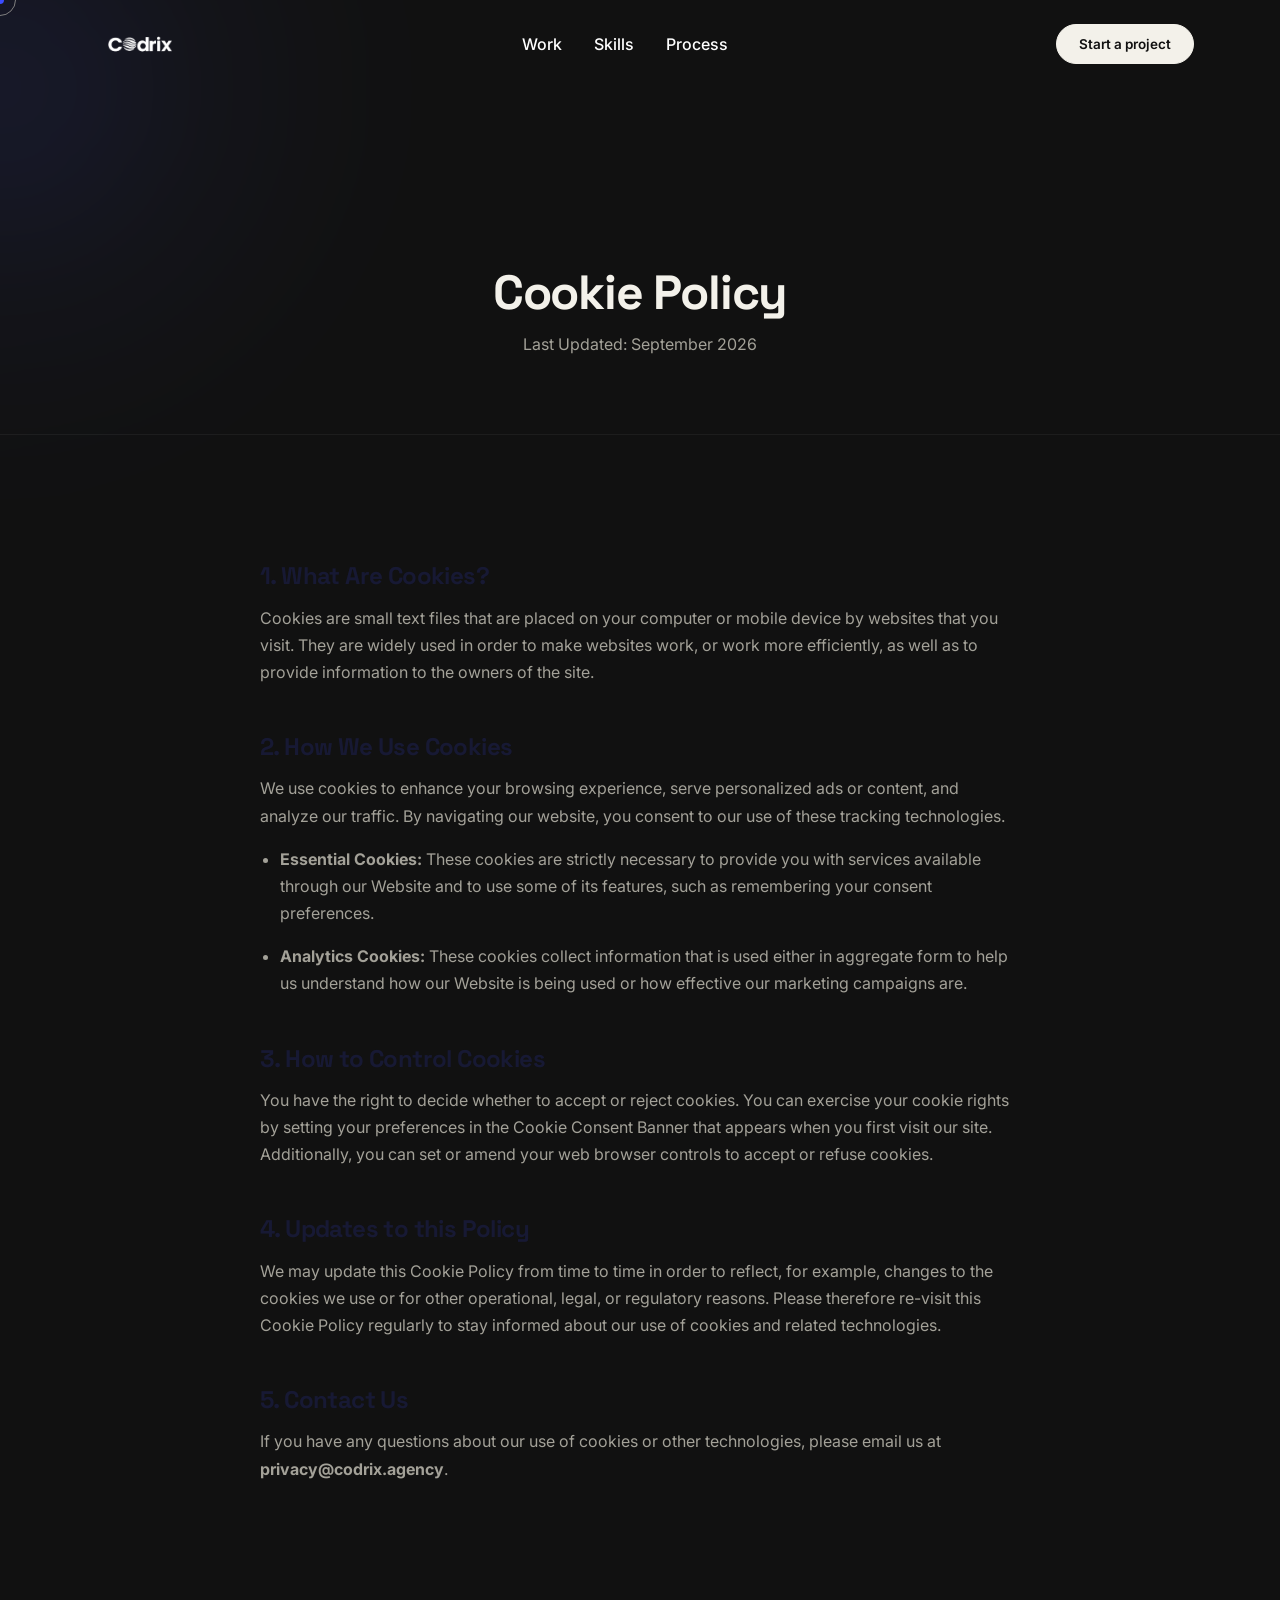
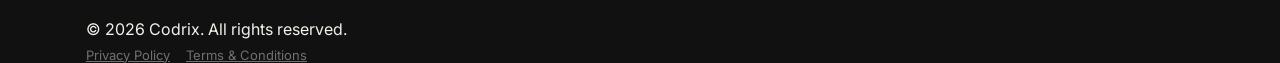
<file: pages/cookie-policy.html>
<!DOCTYPE html>
<html lang="en">
<head>
  <meta charset="UTF-8">
  <meta name="viewport" content="width=device-width, initial-scale=1.0">
  <title>Cookie Policy | Codrix Agency</title>
  <link rel="preconnect" href="https://fonts.googleapis.com">
  <link rel="preconnect" href="https://fonts.gstatic.com" crossorigin>
  <link href="https://fonts.googleapis.com/css2?family=Inter:wght@400;500;600&family=Space+Grotesk:wght@600;700&display=swap" rel="stylesheet">
  <link rel="stylesheet" href="../css/styles.css">
  <style>
    .legal-page-header {
      padding: 180px 0 80px 0;
      background: var(--paper);
      text-align: center;
      border-bottom: 1px solid rgba(255, 255, 255, 0.05);
    }
    .legal-page-header h1 {
      font-size: clamp(32px, 5vw, 48px);
      margin-bottom: 16px;
    }
    .legal-page-header p {
      color: var(--ink-soft);
    }
    .legal-content-wrap {
      max-width: 800px;
      margin: 0 auto;
      padding: 80px 20px 120px 20px;
    }
    .legal-content h2 {
      font-size: 24px;
      margin-top: 48px;
      margin-bottom: 16px;
      color: var(--blue-pale);
    }
    .legal-content p, .legal-content li {
      font-size: 16px;
      line-height: 1.7;
      color: var(--ink-soft);
      margin-bottom: 16px;
    }
    .legal-content ul {
      padding-left: 20px;
      margin-bottom: 24px;
    }
  </style>
</head>
<body>
  <nav class="nav">
    <div class="wrap nav-inner">
      <a href="../index.html" class="nav-logo" aria-label="Codrix Home">
        <img src="../assets/logo/logo.png" alt="Codrix Logo" class="nav-logo-img">
      </a>
      <div class="nav-links">
        <a href="../index.html#work">Work</a>
        <a href="../index.html#skills">Skills</a>
        <a href="../index.html#process">Process</a>
      </div>
      <a href="../index.html#contact" class="btn btn-primary nav-cta">Start a project</a>
    </div>
  </nav>

  <div class="cursor-torch" id="cursor-torch"></div>
  <div class="cursor-dot" id="cursor-dot"></div>
  <div class="cursor-outline" id="cursor-outline"></div>

  <header class="legal-page-header">
    <div class="wrap">
      <h1>Cookie Policy</h1>
      <p>Last Updated: September 2026</p>
    </div>
  </header>

  <section class="legal-content-wrap">
    <div class="legal-content">
      <h2>1. What Are Cookies?</h2>
      <p>Cookies are small text files that are placed on your computer or mobile device by websites that you visit. They are widely used in order to make websites work, or work more efficiently, as well as to provide information to the owners of the site.</p>

      <h2>2. How We Use Cookies</h2>
      <p>We use cookies to enhance your browsing experience, serve personalized ads or content, and analyze our traffic. By navigating our website, you consent to our use of these tracking technologies.</p>
      <ul>
        <li><strong>Essential Cookies:</strong> These cookies are strictly necessary to provide you with services available through our Website and to use some of its features, such as remembering your consent preferences.</li>
        <li><strong>Analytics Cookies:</strong> These cookies collect information that is used either in aggregate form to help us understand how our Website is being used or how effective our marketing campaigns are.</li>
      </ul>

      <h2>3. How to Control Cookies</h2>
      <p>You have the right to decide whether to accept or reject cookies. You can exercise your cookie rights by setting your preferences in the Cookie Consent Banner that appears when you first visit our site. Additionally, you can set or amend your web browser controls to accept or refuse cookies.</p>

      <h2>4. Updates to this Policy</h2>
      <p>We may update this Cookie Policy from time to time in order to reflect, for example, changes to the cookies we use or for other operational, legal, or regulatory reasons. Please therefore re-visit this Cookie Policy regularly to stay informed about our use of cookies and related technologies.</p>

      <h2>5. Contact Us</h2>
      <p>If you have any questions about our use of cookies or other technologies, please email us at <strong>privacy@codrix.agency</strong>.</p>
    </div>
  </section>

  <footer>
    <div class="wrap">
      <div class="footer-bottom">
        <div class="footer-legal">
          <p>© 2026 Codrix. All rights reserved.</p>
          <div class="legal-links">
            <a href="privacy-policy.html">Privacy Policy</a>
            <a href="terms.html">Terms & Conditions</a>
          </div>
        </div>
      </div>
    </div>
  </footer>

  <script src="../js/main.js"></script>
</body>
</html>
</file>
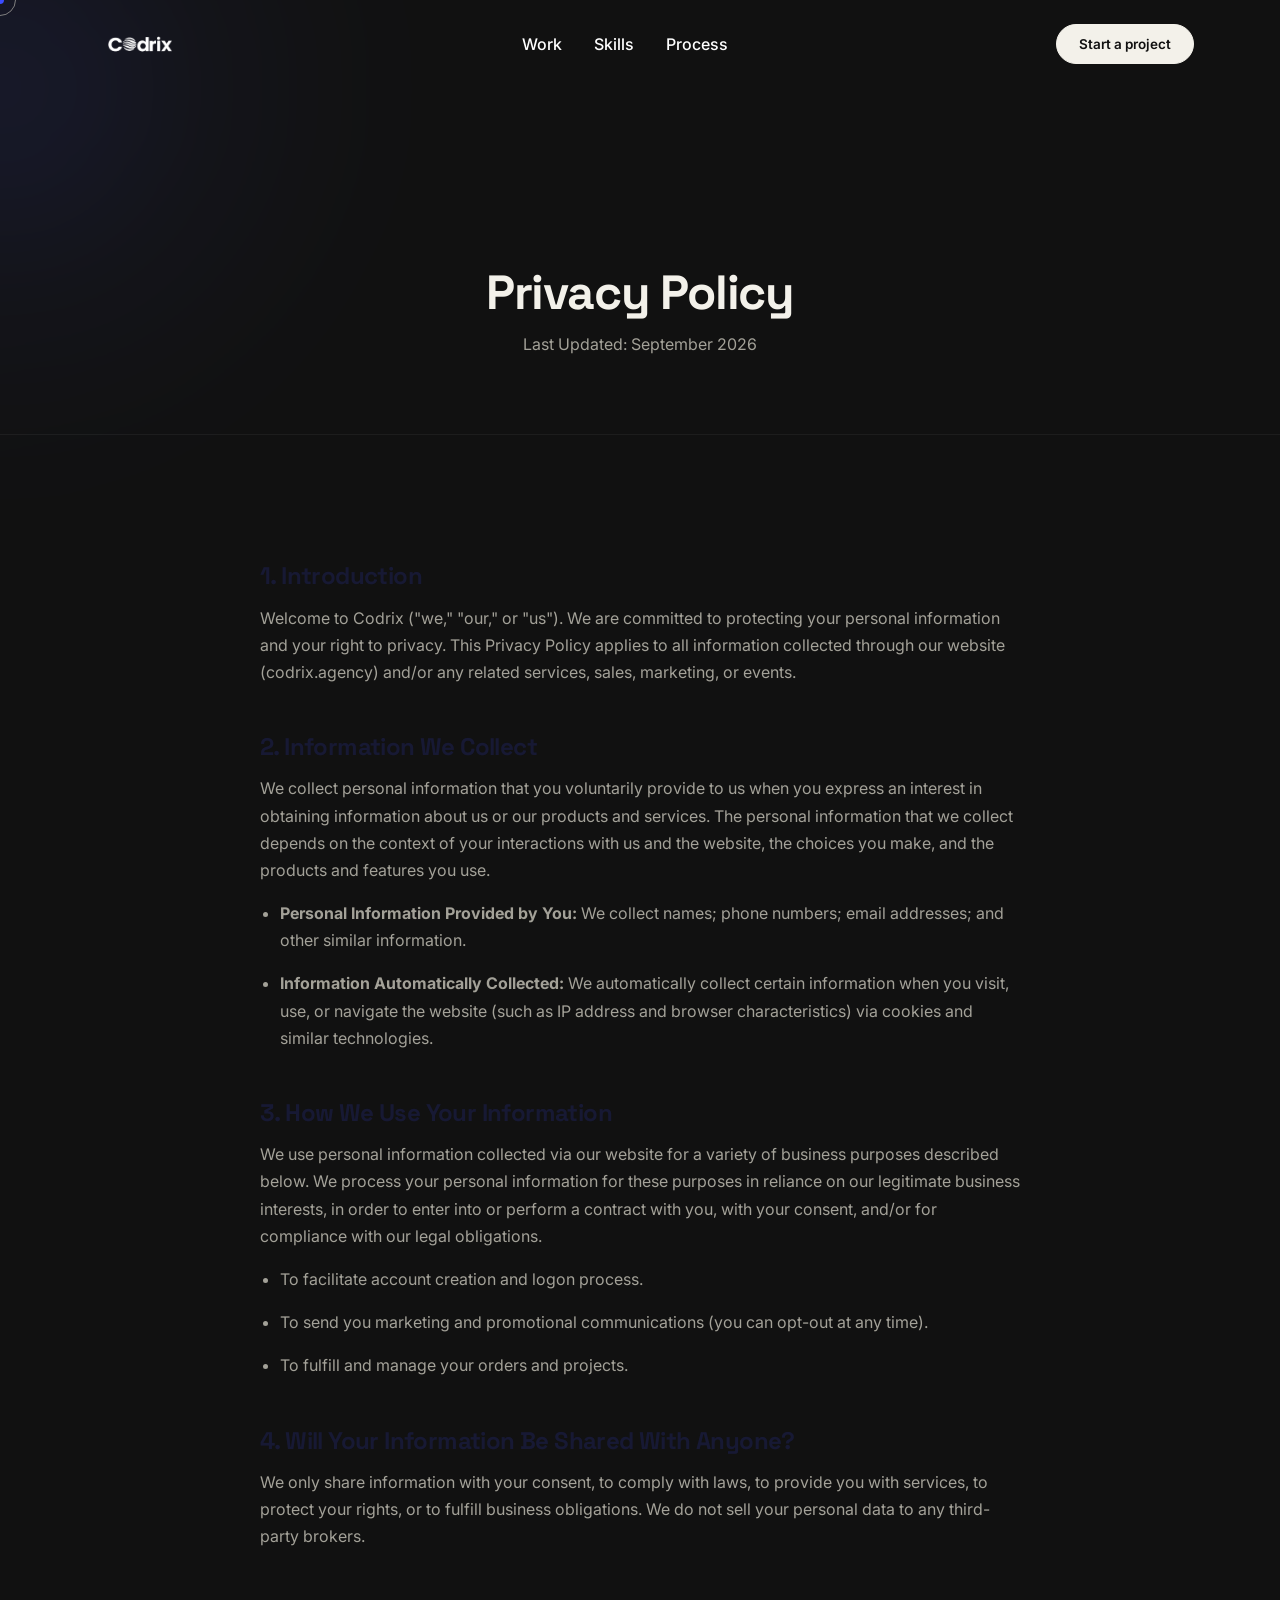
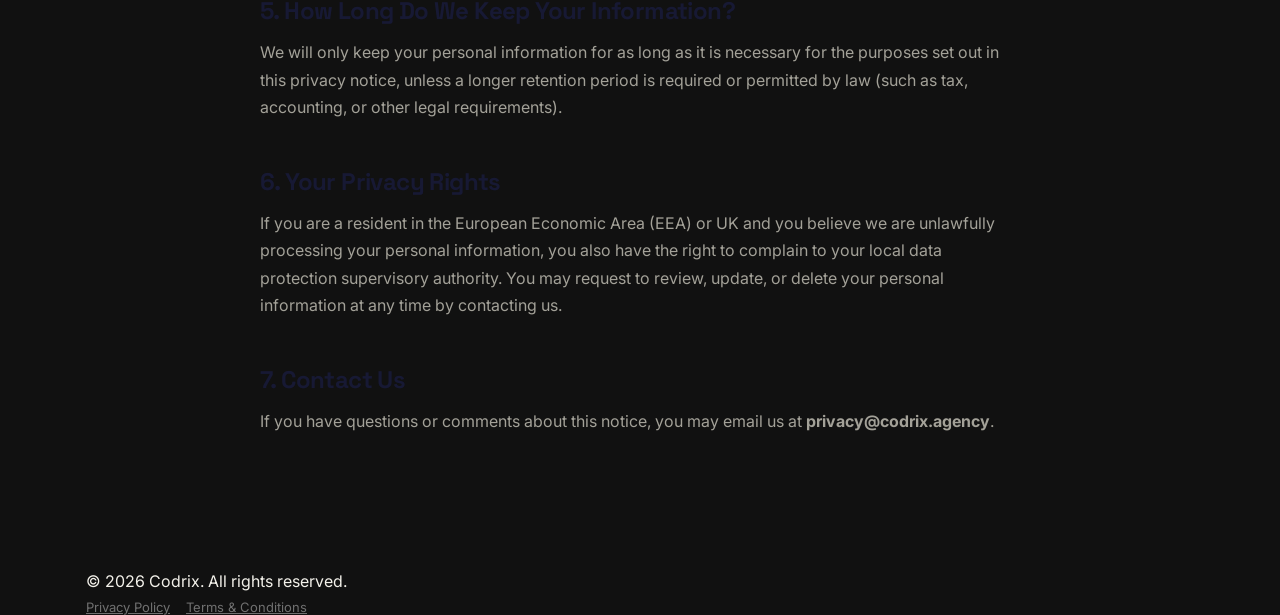
<file: pages/privacy-policy.html>
<!DOCTYPE html>
<html lang="en">
<head>
  <meta charset="UTF-8">
  <meta name="viewport" content="width=device-width, initial-scale=1.0">
  <title>Privacy Policy | Codrix Agency</title>
  <link rel="preconnect" href="https://fonts.googleapis.com">
  <link rel="preconnect" href="https://fonts.gstatic.com" crossorigin>
  <link href="https://fonts.googleapis.com/css2?family=Inter:wght@400;500;600&family=Space+Grotesk:wght@600;700&display=swap" rel="stylesheet">
  <link rel="stylesheet" href="../css/styles.css">
  <style>
    /* Scoped styles for legal pages */
    .legal-page-header {
      padding: 180px 0 80px 0;
      background: var(--paper);
      text-align: center;
      border-bottom: 1px solid rgba(255, 255, 255, 0.05);
    }
    .legal-page-header h1 {
      font-size: clamp(32px, 5vw, 48px);
      margin-bottom: 16px;
    }
    .legal-page-header p {
      color: var(--ink-soft);
    }
    .legal-content-wrap {
      max-width: 800px;
      margin: 0 auto;
      padding: 80px 20px 120px 20px;
    }
    .legal-content h2 {
      font-size: 24px;
      margin-top: 48px;
      margin-bottom: 16px;
      color: var(--blue-pale);
    }
    .legal-content p, .legal-content li {
      font-size: 16px;
      line-height: 1.7;
      color: var(--ink-soft);
      margin-bottom: 16px;
    }
    .legal-content ul {
      padding-left: 20px;
      margin-bottom: 24px;
    }
  </style>
</head>
<body>
  <!-- NAV -->
  <nav class="nav">
    <div class="wrap nav-inner">
      <a href="../index.html" class="nav-logo" aria-label="Codrix Home">
        <img src="../assets/logo/logo.png" alt="Codrix Logo" class="nav-logo-img">
      </a>
      <div class="nav-links">
        <a href="../index.html#work">Work</a>
        <a href="../index.html#skills">Skills</a>
        <a href="../index.html#process">Process</a>
      </div>
      <a href="../index.html#contact" class="btn btn-primary nav-cta">Start a project</a>
    </div>
  </nav>

  <!-- CUSTOM CURSOR -->
  <div class="cursor-torch" id="cursor-torch"></div>
  <div class="cursor-dot" id="cursor-dot"></div>
  <div class="cursor-outline" id="cursor-outline"></div>

  <!-- HEADER -->
  <header class="legal-page-header">
    <div class="wrap">
      <h1>Privacy Policy</h1>
      <p>Last Updated: September 2026</p>
    </div>
  </header>

  <!-- CONTENT -->
  <section class="legal-content-wrap">
    <div class="legal-content">
      <h2>1. Introduction</h2>
      <p>Welcome to Codrix ("we," "our," or "us"). We are committed to protecting your personal information and your right to privacy. This Privacy Policy applies to all information collected through our website (codrix.agency) and/or any related services, sales, marketing, or events.</p>

      <h2>2. Information We Collect</h2>
      <p>We collect personal information that you voluntarily provide to us when you express an interest in obtaining information about us or our products and services. The personal information that we collect depends on the context of your interactions with us and the website, the choices you make, and the products and features you use.</p>
      <ul>
        <li><strong>Personal Information Provided by You:</strong> We collect names; phone numbers; email addresses; and other similar information.</li>
        <li><strong>Information Automatically Collected:</strong> We automatically collect certain information when you visit, use, or navigate the website (such as IP address and browser characteristics) via cookies and similar technologies.</li>
      </ul>

      <h2>3. How We Use Your Information</h2>
      <p>We use personal information collected via our website for a variety of business purposes described below. We process your personal information for these purposes in reliance on our legitimate business interests, in order to enter into or perform a contract with you, with your consent, and/or for compliance with our legal obligations.</p>
      <ul>
        <li>To facilitate account creation and logon process.</li>
        <li>To send you marketing and promotional communications (you can opt-out at any time).</li>
        <li>To fulfill and manage your orders and projects.</li>
      </ul>

      <h2>4. Will Your Information Be Shared With Anyone?</h2>
      <p>We only share information with your consent, to comply with laws, to provide you with services, to protect your rights, or to fulfill business obligations. We do not sell your personal data to any third-party brokers.</p>

      <h2>5. How Long Do We Keep Your Information?</h2>
      <p>We will only keep your personal information for as long as it is necessary for the purposes set out in this privacy notice, unless a longer retention period is required or permitted by law (such as tax, accounting, or other legal requirements).</p>

      <h2>6. Your Privacy Rights</h2>
      <p>If you are a resident in the European Economic Area (EEA) or UK and you believe we are unlawfully processing your personal information, you also have the right to complain to your local data protection supervisory authority. You may request to review, update, or delete your personal information at any time by contacting us.</p>

      <h2>7. Contact Us</h2>
      <p>If you have questions or comments about this notice, you may email us at <strong>privacy@codrix.agency</strong>.</p>
    </div>
  </section>

  <!-- FOOTER -->
  <footer>
    <div class="wrap">
      <div class="footer-bottom">
        <div class="footer-legal">
          <p>© 2026 Codrix. All rights reserved.</p>
          <div class="legal-links">
            <a href="privacy-policy.html">Privacy Policy</a>
            <a href="terms.html">Terms & Conditions</a>
          </div>
        </div>
      </div>
    </div>
  </footer>

  <script src="../js/main.js"></script>
</body>
</html>
</file>
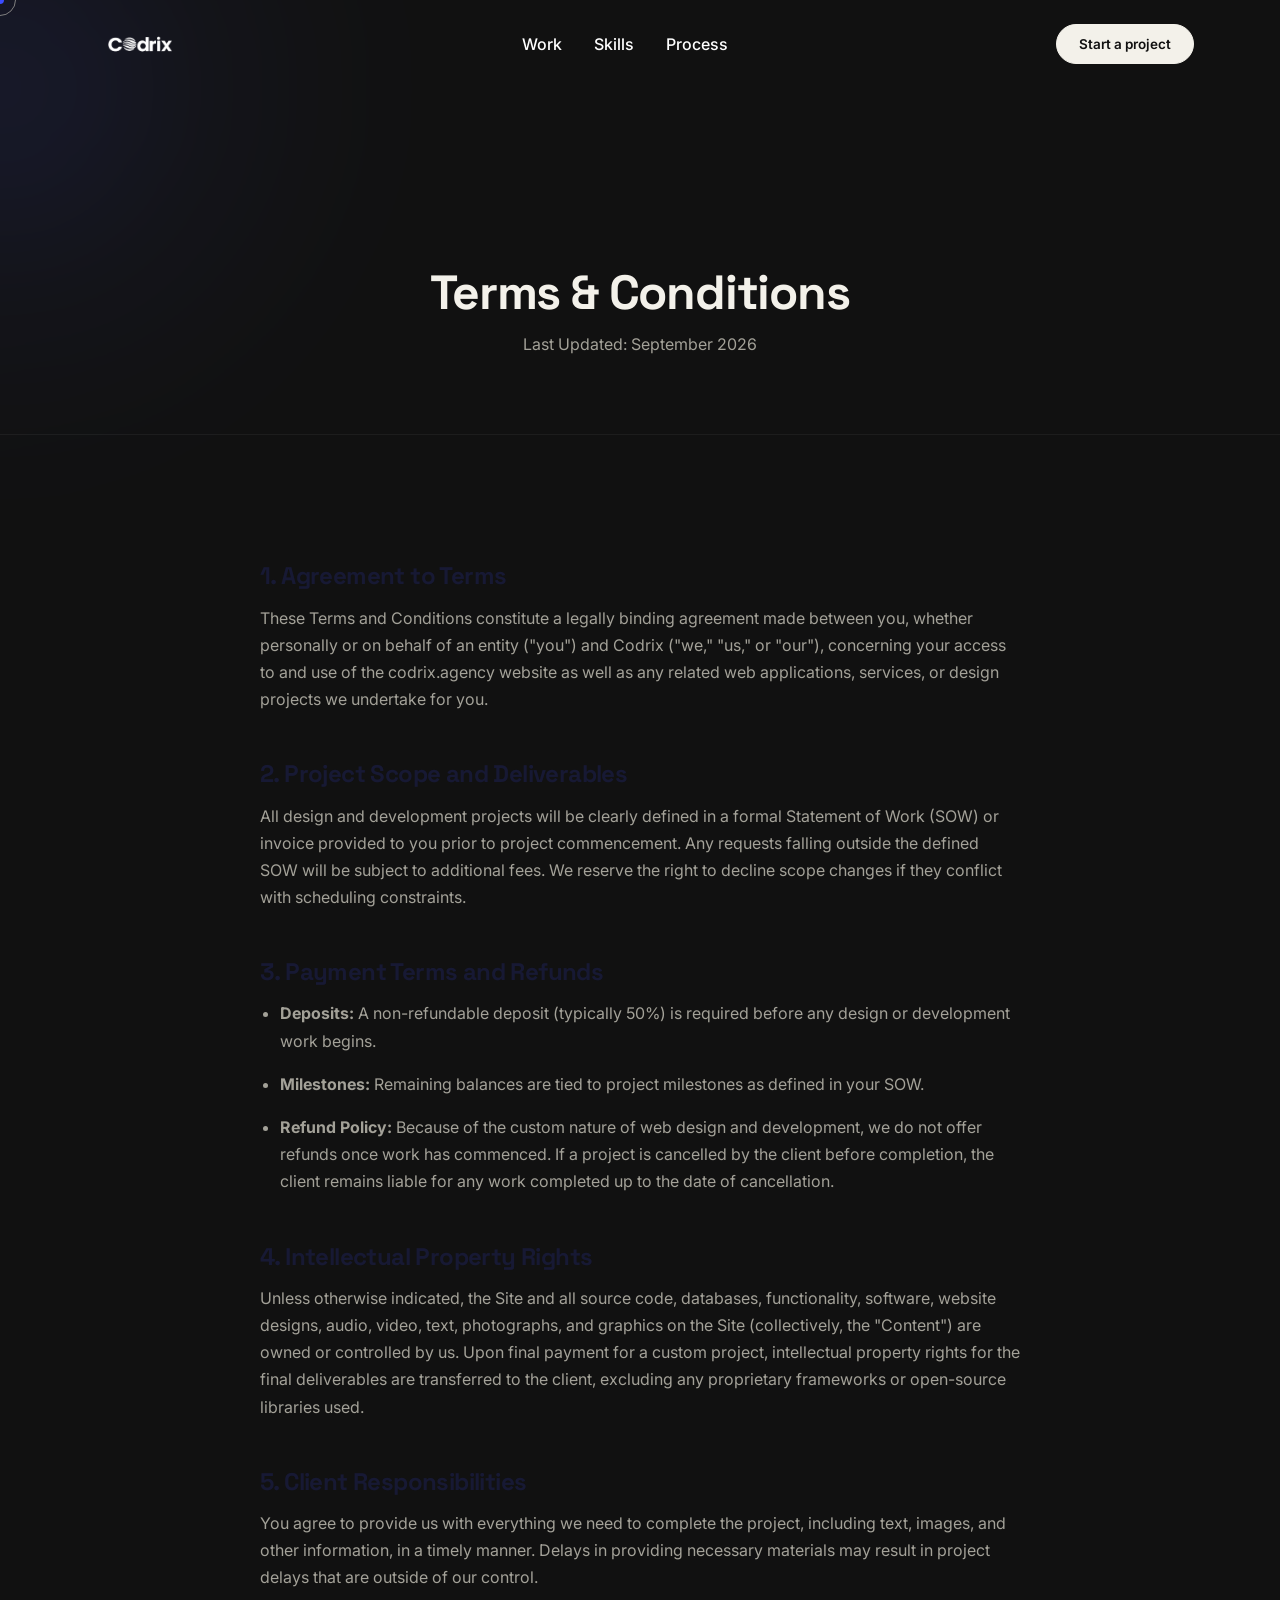
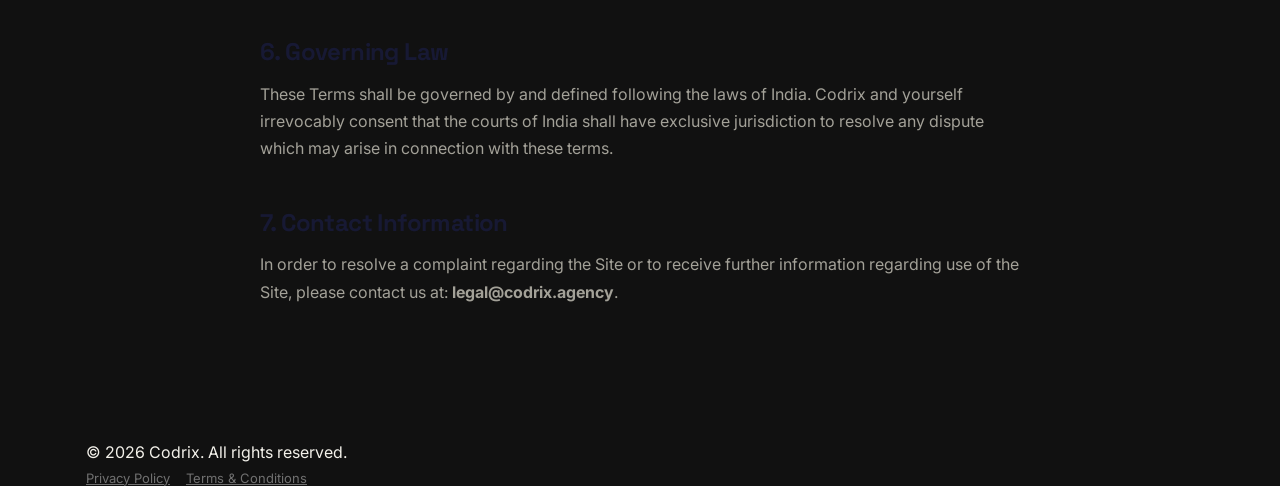
<file: pages/terms.html>
<!DOCTYPE html>
<html lang="en">
<head>
  <meta charset="UTF-8">
  <meta name="viewport" content="width=device-width, initial-scale=1.0">
  <title>Terms & Conditions | Codrix Agency</title>
  <link rel="preconnect" href="https://fonts.googleapis.com">
  <link rel="preconnect" href="https://fonts.gstatic.com" crossorigin>
  <link href="https://fonts.googleapis.com/css2?family=Inter:wght@400;500;600&family=Space+Grotesk:wght@600;700&display=swap" rel="stylesheet">
  <link rel="stylesheet" href="../css/styles.css">
  <style>
    .legal-page-header {
      padding: 180px 0 80px 0;
      background: var(--paper);
      text-align: center;
      border-bottom: 1px solid rgba(255, 255, 255, 0.05);
    }
    .legal-page-header h1 {
      font-size: clamp(32px, 5vw, 48px);
      margin-bottom: 16px;
    }
    .legal-page-header p {
      color: var(--ink-soft);
    }
    .legal-content-wrap {
      max-width: 800px;
      margin: 0 auto;
      padding: 80px 20px 120px 20px;
    }
    .legal-content h2 {
      font-size: 24px;
      margin-top: 48px;
      margin-bottom: 16px;
      color: var(--blue-pale);
    }
    .legal-content p, .legal-content li {
      font-size: 16px;
      line-height: 1.7;
      color: var(--ink-soft);
      margin-bottom: 16px;
    }
    .legal-content ul {
      padding-left: 20px;
      margin-bottom: 24px;
    }
  </style>
</head>
<body>
  <nav class="nav">
    <div class="wrap nav-inner">
      <a href="../index.html" class="nav-logo" aria-label="Codrix Home">
        <img src="../assets/logo/logo.png" alt="Codrix Logo" class="nav-logo-img">
      </a>
      <div class="nav-links">
        <a href="../index.html#work">Work</a>
        <a href="../index.html#skills">Skills</a>
        <a href="../index.html#process">Process</a>
      </div>
      <a href="../index.html#contact" class="btn btn-primary nav-cta">Start a project</a>
    </div>
  </nav>

  <div class="cursor-torch" id="cursor-torch"></div>
  <div class="cursor-dot" id="cursor-dot"></div>
  <div class="cursor-outline" id="cursor-outline"></div>

  <header class="legal-page-header">
    <div class="wrap">
      <h1>Terms & Conditions</h1>
      <p>Last Updated: September 2026</p>
    </div>
  </header>

  <section class="legal-content-wrap">
    <div class="legal-content">
      <h2>1. Agreement to Terms</h2>
      <p>These Terms and Conditions constitute a legally binding agreement made between you, whether personally or on behalf of an entity ("you") and Codrix ("we," "us," or "our"), concerning your access to and use of the codrix.agency website as well as any related web applications, services, or design projects we undertake for you.</p>

      <h2>2. Project Scope and Deliverables</h2>
      <p>All design and development projects will be clearly defined in a formal Statement of Work (SOW) or invoice provided to you prior to project commencement. Any requests falling outside the defined SOW will be subject to additional fees. We reserve the right to decline scope changes if they conflict with scheduling constraints.</p>
      
      <h2>3. Payment Terms and Refunds</h2>
      <ul>
        <li><strong>Deposits:</strong> A non-refundable deposit (typically 50%) is required before any design or development work begins.</li>
        <li><strong>Milestones:</strong> Remaining balances are tied to project milestones as defined in your SOW.</li>
        <li><strong>Refund Policy:</strong> Because of the custom nature of web design and development, we do not offer refunds once work has commenced. If a project is cancelled by the client before completion, the client remains liable for any work completed up to the date of cancellation.</li>
      </ul>

      <h2>4. Intellectual Property Rights</h2>
      <p>Unless otherwise indicated, the Site and all source code, databases, functionality, software, website designs, audio, video, text, photographs, and graphics on the Site (collectively, the "Content") are owned or controlled by us. Upon final payment for a custom project, intellectual property rights for the final deliverables are transferred to the client, excluding any proprietary frameworks or open-source libraries used.</p>

      <h2>5. Client Responsibilities</h2>
      <p>You agree to provide us with everything we need to complete the project, including text, images, and other information, in a timely manner. Delays in providing necessary materials may result in project delays that are outside of our control.</p>

      <h2>6. Governing Law</h2>
      <p>These Terms shall be governed by and defined following the laws of India. Codrix and yourself irrevocably consent that the courts of India shall have exclusive jurisdiction to resolve any dispute which may arise in connection with these terms.</p>

      <h2>7. Contact Information</h2>
      <p>In order to resolve a complaint regarding the Site or to receive further information regarding use of the Site, please contact us at: <strong>legal@codrix.agency</strong>.</p>
    </div>
  </section>

  <footer>
    <div class="wrap">
      <div class="footer-bottom">
        <div class="footer-legal">
          <p>© 2026 Codrix. All rights reserved.</p>
          <div class="legal-links">
            <a href="privacy-policy.html">Privacy Policy</a>
            <a href="terms.html">Terms & Conditions</a>
          </div>
        </div>
      </div>
    </div>
  </footer>

  <script src="../js/main.js"></script>
</body>
</html>
</file>
<file: css/styles.css>
:root {
  /* Colors */
  --paper: #111111;
  --paper-alt: #161616;
  --paper-deep: #1A1A1A;
  --ink: #F3F1EA;
  --ink-soft: #A3A198;
  --ink-muted: #66655C;
  --blue: #3B4CFF;
  --blue-deep: #2A38D6;
  --blue-pale: rgba(59, 76, 255, 0.15);
  --line: rgba(255, 255, 255, 0.08);
  --line-soft: rgba(255, 255, 255, 0.04);

  /* Spacing & Borders */
  --radius-sm: 10px;
  --radius-md: 18px;
  --radius-lg: 28px;
  --radius-pill: 100px;

  /* Animation & Typography */
  --ease-out: cubic-bezier(0.22, 1, 0.36, 1);
}

    *,
    *::before,
    *::after {
      box-sizing: border-box;
      margin: 0;
      padding: 0;
    }

    html {
      scroll-behavior: smooth;
    }

    body {
      background: var(--paper);
      color: var(--ink);
      font-family: 'Inter', sans-serif;
      overflow-x: clip;
      -webkit-font-smoothing: antialiased;
      cursor: none; /* Hide default cursor for custom cursor */
    }

    /* CUSTOM CURSOR */
    .cursor-dot {
      width: 8px;
      height: 8px;
      background: var(--blue);
      border-radius: 50%;
      position: fixed;
      top: 0;
      left: 0;
      pointer-events: none;
      z-index: 9999;
      transform: translate(-50%, -50%);
      transition: width 0.3s var(--ease-out), height 0.3s var(--ease-out), background-color 0.3s var(--ease-out);
    }

    .cursor-outline {
      width: 32px;
      height: 32px;
      border: 1px solid rgba(255, 255, 255, 0.5);
      border-radius: 50%;
      position: fixed;
      top: 0;
      left: 0;
      pointer-events: none;
      z-index: 9998;
      transform: translate(-50%, -50%);
      mix-blend-mode: difference;
      transition: width 0.3s var(--ease-out), height 0.3s var(--ease-out), background-color 0.3s var(--ease-out), border-color 0.3s var(--ease-out);
    }

    /* Hover state for cursor */
    body.cursor-hover .cursor-dot {
      width: 0;
      height: 0;
    }

    body.cursor-hover .cursor-outline {
      width: 64px;
      height: 64px;
      background-color: #ffffff;
      border-color: transparent;
    }

    .cursor-torch {
      position: fixed;
      width: 800px;
      height: 800px;
      border-radius: 50%;
      background: radial-gradient(circle, rgba(59, 76, 255, 0.12) 0%, rgba(59, 76, 255, 0.03) 40%, transparent 70%);
      filter: blur(50px);
      pointer-events: none;
      z-index: 150;
      transform: translate(-50%, -50%);
      will-change: left, top;
      mix-blend-mode: screen;
      transition: opacity 0.5s var(--ease-out);
    }
    
    @media (max-width: 768px) {
      .cursor-torch { display: none !important; }
    }

    h1,
    h2,
    h3,
    h4,
    h5 {
      font-family: 'Space Grotesk', sans-serif;
      font-weight: 700;
      line-height: 1.05;
      letter-spacing: -0.025em;
    }

    a {
      color: inherit;
      text-decoration: none;
    }

    button {
      font-family: inherit;
      cursor: pointer;
      border: none;
      background: none;
    }

    .wrap {
      max-width: 1180px;
      margin: 0 auto;
      padding: 0 36px;
    }

    @media(max-width:600px) {
      .wrap {
        padding: 0 20px;
      }
    }

    .eyebrow {
      display: inline-flex;
      align-items: center;
      gap: 8px;
      font-family: 'Space Grotesk', sans-serif;
      font-size: 11.5px;
      font-weight: 600;
      letter-spacing: 0.10em;
      text-transform: uppercase;
      color: var(--blue);
    }

    .eyebrow-dot {
      width: 6px;
      height: 6px;
      border-radius: 50%;
      background: var(--blue);
      flex-shrink: 0;
      animation: pulse-dot 2.4s ease-in-out infinite;
    }

    @keyframes pulse-dot {

      0%,
      100% {
        opacity: 1;
        transform: scale(1);
      }

      50% {
        opacity: 0.4;
        transform: scale(0.7);
      }
    }

    .reveal {
      opacity: 0;
      transform: translateY(28px);
      transition: opacity 0.75s var(--ease-out), transform 0.75s var(--ease-out);
    }

    .reveal.visible {
      opacity: 1;
      transform: translateY(0);
    }

    .reveal-left {
      opacity: 0;
      transform: translateX(-50px);
      transition: opacity 0.75s var(--ease-out), transform 0.75s var(--ease-out);
    }
    .reveal-left.visible {
      opacity: 1;
      transform: translateX(0);
    }

    .reveal-right {
      opacity: 0;
      transform: translateX(50px);
      transition: opacity 0.75s var(--ease-out), transform 0.75s var(--ease-out);
    }
    .reveal-right.visible {
      opacity: 1;
      transform: translateX(0);
    }

    .reveal-delay-1 {
      transition-delay: 0.10s;
    }

    .reveal-delay-2 {
      transition-delay: 0.20s;
    }

    .reveal-delay-3 {
      transition-delay: 0.30s;
    }

    .reveal-delay-4 {
      transition-delay: 0.40s;
    }

    /* NAV */
    #nav {
      position: fixed;
      top: 0;
      left: 0;
      right: 0;
      z-index: 200;
      background: transparent;
      border-bottom: 1px solid transparent;
      transition: background 0.4s, box-shadow 0.4s, border-color 0.4s, backdrop-filter 0.4s;
    }

    #nav.scrolled {
      background: rgba(17, 17, 17, 0.75);
      backdrop-filter: blur(16px);
      -webkit-backdrop-filter: blur(16px);
      border-bottom: 1px solid var(--line);
    }

    .nav-inner {
      display: flex;
      align-items: center;
      justify-content: space-between;
      padding: 22px 36px;
      max-width: 1180px;
      margin: 0 auto;
    }

    .nav-logo {
      font-family: 'Space Grotesk', sans-serif;
      font-size: 20px;
      font-weight: 800;
      letter-spacing: -0.04em;
      display: flex;
      align-items: center;
      gap: 8px;
    }

    .nav-logo-img {
      height: 44px;
      width: auto;
      filter: brightness(0) invert(1);
      display: block;
      object-fit: contain;
    }

    .nav-links {
      display: flex;
      gap: 32px;
      font-size: 16px;
      font-weight: 500;
      color: #ffffff;
      list-style: none;
    }

    .nav-links a {
      position: relative;
      transition: color 0.2s;
    }

    .nav-links a::after {
      content: '';
      position: absolute;
      bottom: -3px;
      left: 0;
      right: 0;
      height: 1.5px;
      background: var(--blue);
      transform: scaleX(0);
      transform-origin: left;
      transition: transform 0.25s var(--ease-out);
    }

    .nav-links a:hover {
      color: var(--ink);
    }

    .nav-links a:hover::after {
      transform: scaleX(1);
    }

    .btn {
      display: inline-flex;
      align-items: center;
      justify-content: center;
      gap: 7px;
      padding: 11px 22px;
      border-radius: var(--radius-pill);
      font-size: 13.5px;
      font-weight: 600;
      transition: transform 0.28s var(--ease-out), box-shadow 0.28s, background 0.25s, color 0.25s;
      cursor: none; /* Inherit custom cursor */
      position: relative;
      overflow: hidden;
    }

    /* Button Text Roll-Up Animation */
    .btn-text-wrapper {
      position: relative;
      display: inline-block;
      overflow: hidden;
    }

    .btn-text, .btn-text-hover {
      display: block;
      transition: transform 0.4s var(--ease-out);
    }

    .btn-text-hover {
      position: absolute;
      top: 100%;
      left: 0;
      width: 100%;
      text-align: center;
    }

    .btn:hover .btn-text {
      transform: translateY(-100%);
    }

    .btn:hover .btn-text-hover {
      transform: translateY(-100%);
    }

    .btn-primary {
      background: var(--ink);
      color: var(--paper);
      border: 1px solid var(--ink);
    }

    .btn-primary:hover {
      background: var(--blue);
      border-color: var(--blue);
      transform: translateY(-2px);
      box-shadow: 0 10px 24px rgba(59, 76, 255, 0.22);
    }

    .btn-ghost {
      border: 1.5px solid var(--line);
      color: var(--ink);
    }

    .btn-ghost:hover {
      border-color: var(--ink);
      transform: translateY(-2px);
      background: var(--ink);
      color: var(--paper);
    }

    .btn-white {
      background: #fff;
      color: var(--ink);
    }

    .btn-white:hover {
      background: var(--paper-alt);
      transform: translateY(-2px);
      box-shadow: 0 8px 20px rgba(0, 0, 0, 0.12);
    }

    .nav-cta {
      display: flex;
      align-items: center;
      gap: 12px;
    }

    .hamburger {
      display: none;
      flex-direction: column;
      gap: 5px;
      cursor: pointer;
      padding: 4px;
    }

    .hamburger span {
      display: block;
      width: 22px;
      height: 2px;
      background: var(--ink);
      border-radius: 2px;
    }

    @media(max-width:900px) {
      .nav-links {
        display: none;
      }

      .hamburger {
        display: flex;
      }
    }

    @media(max-width:600px) {
      .nav-cta .btn-ghost {
        display: none;
      }

      .nav-inner {
        padding: 18px 20px;
      }
    }

    #mobile-menu {
      position: fixed;
      inset: 0;
      z-index: 190;
      background: rgba(17, 17, 17, 0.7);
      backdrop-filter: blur(32px);
      -webkit-backdrop-filter: blur(32px);
      padding: 120px 36px 40px;
      display: flex;
      flex-direction: column;
      gap: 12px;
      opacity: 0;
      pointer-events: none;
      transform: translateY(-20px);
      transition: all 0.5s cubic-bezier(0.22, 1, 0.36, 1);
    }

    #mobile-menu.open {
      opacity: 1;
      pointer-events: auto;
      transform: translateY(0);
    }

    #mobile-menu a {
      font-family: 'Space Grotesk', sans-serif;
      font-size: 32px;
      font-weight: 700;
      color: var(--ink);
      text-decoration: none;
      border-bottom: 1px solid rgba(255, 255, 255, 0.05);
      padding: 24px 0;
      transition: color 0.3s ease;
    }
    
    #mobile-menu a:hover {
      color: var(--blue);
    }

    /* HERO (Scroll Track) */
    #hero {
      position: relative;
      height: 320vh;
      background: radial-gradient(70% 55% at 50% 35%, rgba(59, 76, 255, 0.14) 0%, rgba(10, 11, 15, 0) 75%), #0A0B0F;
    }

    /* Fraxbit 3D Wave Canvas Wrapper */
    .hero-canvas-wrap {
      position: absolute;
      inset: 0;
      width: 100%;
      height: 100%;
      z-index: 1;
      pointer-events: none;
      overflow: hidden;
      -webkit-mask-image: linear-gradient(to bottom, transparent 0%, black 5%, black 90%, transparent 100%);
      mask-image: linear-gradient(to bottom, transparent 0%, black 5%, black 90%, transparent 100%);
    }

    #fraxbit-hero-canvas {
      display: block;
      width: 100%;
      height: 100%;
      pointer-events: none;
    }

    /* Concentric rings background */
    .hero-rings {
      position: absolute;
      top: 50%; left: 55%;
      transform: translate(-50%, -50%);
      width: 900px; height: 900px;
      z-index: 0; pointer-events: none;
      opacity: 0.35;
    }
    .hero-rings circle {
      fill: none;
      stroke: var(--line);
    }

    /* Hero Glow Orb */
    .hero-glow {
      position: absolute;
      top: 30%;
      left: 60%;
      width: 600px;
      height: 600px;
      background: radial-gradient(circle, rgba(59,76,255,0.15) 0%, rgba(59,76,255,0) 70%);
      filter: blur(60px);
      border-radius: 50%;
      transform: translate(-50%, -50%);
      z-index: 0;
      pointer-events: none;
      animation: float-glow 12s ease-in-out infinite alternate;
    }
    
    @keyframes float-glow {
      0% { transform: translate(-50%, -50%) scale(1); opacity: 0.8; }
      100% { transform: translate(-45%, -40%) scale(1.1); opacity: 1; }
    }

    .hero-grid {
      position: absolute;
      inset: 0;
      z-index: 0;
      pointer-events: none;
      background-image: linear-gradient(var(--line-soft) 1px, transparent 1px), linear-gradient(90deg, var(--line-soft) 1px, transparent 1px);
      background-size: 52px 52px;
      mask-image: radial-gradient(ellipse 80% 70% at 60% 40%, black 10%, transparent 60%);
      -webkit-mask-image: radial-gradient(ellipse 80% 70% at 60% 40%, black 10%, transparent 60%);
      opacity: 0.45;
    }

    .hero-crosshair {
      position: absolute;
      inset: 0;
      pointer-events: none;
      z-index: 0;
    }
    .hero-crosshair::before {
      content: '';
      position: absolute;
      top: 50%; left: 0; right: 0;
      height: 1px;
      background: var(--line);
    }
    .hero-crosshair::after {
      content: '';
      position: absolute;
      top: 0; bottom: 0; left: 50%;
      width: 1px;
      background: var(--line);
    }

    /* Sticky Frame */
    .hero-center-layout {
      position: sticky;
      top: 0;
      z-index: 2;
      width: 100%;
      height: 100vh;
      display: flex;
      flex-direction: column;
      align-items: center;
      justify-content: center;
      overflow: hidden;
    }

    .hero-we-are {
      width: 100%;
      max-width: 1180px;
      padding: 0 36px;
      margin: 0 auto 3vh;
      text-align: left;
      font-family: 'Inter', sans-serif;
      font-size: 13px;
      font-weight: 600;
      letter-spacing: 0.1em;
      text-transform: uppercase;
      color: var(--ink);
      z-index: 10;
    }

    .hero-massive-wrap {
      position: relative;
      display: flex;
      flex-direction: column;
      align-items: center;
      width: 100%;
    }

    .hero-massive-word {
      font-family: 'Space Grotesk', sans-serif;
      font-weight: 800;
      font-size: clamp(48px, 13vw, 180px);
      line-height: 0.88;
      letter-spacing: -0.04em;
      color: var(--ink);
      text-align: center;
      margin: 0;
      text-transform: uppercase;
    }

    .hero-center-media {
      position: absolute;
      top: 50%;
      left: 50%;
      transform: translate(-50%, -50%);
      z-index: 5;
      display: flex;
      justify-content: center;
      align-items: center;
    }

    .hero-footer-bar {
      position: absolute;
      bottom: 40px;
      left: 6%;
      right: 6%;
      display: flex;
      justify-content: space-between;
      align-items: flex-end;
      z-index: 3;
    }

    .hero-stats {
      display: flex;
      flex-direction: column;
      gap: 12px;
    }
    .hero-stat-line {
      font-size: 12px;
      font-weight: 500;
      letter-spacing: 0.04em;
      color: var(--ink-soft);
    }
    .hero-stat-line strong {
      font-size: 14px;
      font-weight: 800;
      color: var(--ink);
      margin-right: 8px;
    }

    .hero-disclaimer {
      max-width: 380px;
      font-size: 11px;
      line-height: 1.6;
      font-weight: 600;
      text-align: left;
      text-transform: uppercase;
      color: var(--ink-soft);
    }

    .hero-image-wrapper {
      position: relative;
      width: 0px;
      height: 0px;
      border-radius: 18px;
      overflow: hidden;
      box-shadow: 0 40px 80px rgba(0, 0, 0, 0.4), 0 0 0 1px rgba(0, 0, 0, 0.04);
      will-change: width, height, border-radius, transform, opacity;
      opacity: 0;
    }

    .hero-image {
      width: 100%;
      height: 100%;
      object-fit: cover;
      display: block;
    }

    @keyframes hero-image-entrance {
      0% { opacity: 0; transform: scale(0.4); }
      100% { opacity: 1; transform: scale(0.65); }
    }

    @keyframes fade-in {
      0% { opacity: 0; }
      100% { opacity: 1; }
    }

    @media(max-width: 900px) {
      .hero-image-wrapper {
        width: 0px;
        height: 0px;
      }
      .hero-we-are {
        margin-bottom: 20px;
      }
      .hero-footer-bar {
        flex-direction: column;
        align-items: flex-start;
        gap: 24px;
        bottom: 30px;
      }
    }

    /* PREMIUM SKILLS SECTION (Framer Style Deck) */
    .premium-skills-section {
      padding: 160px 0 0 0;
      background: #08080a;
      color: #fff;
      position: relative;
    }
    
    .premium-skills-layout {
      display: grid;
      grid-template-columns: 1fr 1.2fr;
      gap: 60px;
      align-items: start;
    }
    
    .premium-skills-left {
      position: sticky;
      top: 140px;
      height: fit-content;
      padding-right: 40px;
    }
    
    .skills-tag {
      font-family: 'Space Grotesk', sans-serif;
      font-size: 14px;
      letter-spacing: 0.1em;
      color: rgba(255, 255, 255, 0.5);
      margin-bottom: 24px;
    }
    
    .skills-heading {
      font-family: 'Space Grotesk', sans-serif;
      font-size: clamp(40px, 5vw, 64px);
      font-weight: 700;
      line-height: 1.1;
      letter-spacing: -0.02em;
      margin-bottom: 24px;
      transition: opacity 0.3s cubic-bezier(0.16, 1, 0.3, 1), transform 0.3s cubic-bezier(0.16, 1, 0.3, 1);
    }
    
    .skills-desc {
      font-size: 18px;
      line-height: 1.6;
      color: rgba(255, 255, 255, 0.6);
      margin-bottom: 60px;
      max-width: 400px;
      transition: opacity 0.3s cubic-bezier(0.16, 1, 0.3, 1), transform 0.3s cubic-bezier(0.16, 1, 0.3, 1);
      transition-delay: 0.05s;
    }
    
    .skills-progress-wrapper {
      display: flex;
      align-items: center;
      gap: 20px;
    }
    
    .skills-counter {
      font-family: 'Space Grotesk', sans-serif;
      font-size: 20px;
      font-weight: 600;
      color: rgba(255, 255, 255, 0.4);
    }
    
    #active-skill-num {
      color: #fff;
    }
    
    .skills-track {
      flex: 1;
      height: 2px;
      background: rgba(255, 255, 255, 0.1);
      position: relative;
      border-radius: 2px;
      overflow: hidden;
      max-width: 200px;
    }
    
    .skills-track-fill {
      position: absolute;
      top: 0;
      left: 0;
      height: 100%;
      width: 0%;
      background: #fff;
      transition: width 0.3s cubic-bezier(0.16, 1, 0.3, 1);
    }
    
    .premium-skills-right {
      display: flex;
      flex-direction: column;
      gap: 24px;
      padding-bottom: 50vh; /* Allow last card to scroll past */
    }
    
    .premium-skill-card {
      position: sticky;
      top: 140px; 
      height: 480px;
      border-radius: 24px;
      overflow: hidden;
      transform-origin: top center;
      will-change: transform, opacity, filter;
    }
    
    .card-glass-bg {
      position: absolute;
      inset: 0;
      background: rgba(255, 255, 255, 0.03);
      backdrop-filter: blur(24px);
      -webkit-backdrop-filter: blur(24px);
      border: 1px solid rgba(255, 255, 255, 0.08);
      border-radius: 24px;
      z-index: 0;
      transition: border-color 0.4s;
    }
    
    .premium-skill-card.is-active .card-glass-bg {
      border: 1px solid rgba(255, 255, 255, 0.25);
      box-shadow: 0 20px 60px -20px rgba(0, 0, 0, 0.5);
    }
    
    .card-content {
      position: relative;
      z-index: 1;
      padding: 40px;
      height: 100%;
      display: flex;
      flex-direction: column;
    }
    
    .card-header {
      display: flex;
      justify-content: space-between;
      align-items: center;
      margin-bottom: 32px;
    }
    
    .card-tag {
      font-family: 'Space Grotesk', sans-serif;
      font-size: 14px;
      font-weight: 600;
      padding: 8px 16px;
      border-radius: 100px;
      border: 1px solid rgba(255, 255, 255, 0.15);
      background: rgba(255, 255, 255, 0.05);
    }
    
    .card-icon {
      width: 40px;
      height: 40px;
      border-radius: 50%;
      background: #fff;
      color: #000;
      display: flex;
      align-items: center;
      justify-content: center;
      font-size: 18px;
    }
    
    .card-image-box {
      flex: 1;
      border-radius: 16px;
      overflow: hidden;
      margin-bottom: 24px;
      position: relative;
    }
    
    .card-image-box img {
      width: 100%;
      height: 100%;
      object-fit: cover;
      transform: scale(1.05);
      transition: transform 0.6s cubic-bezier(0.16, 1, 0.3, 1);
    }
    
    .premium-skill-card:hover .card-image-box img {
      transform: scale(1.1);
    }
    
    .card-title {
      font-family: 'Space Grotesk', sans-serif;
      font-size: 28px;
      font-weight: 500;
      letter-spacing: -0.01em;
      margin: 0;
    }

    @media (max-width: 900px) {
      .premium-skills-layout {
        grid-template-columns: 1fr;
      }
      .premium-skills-left {
        position: relative;
        top: 0;
        padding-right: 0;
        margin-bottom: 60px;
      }
      .skills-track { display: none; }
      .premium-skill-card {
        position: relative;
        top: 0 !important;
        transform: none !important;
        filter: none !important;
        opacity: 1 !important;
        margin-bottom: 24px;
      }
      .premium-skills-right {
        padding-bottom: 80px;
      }
    }

    /* MANIFESTO / STATS (First Content Section) */
    .manifesto-overlay {
      position: absolute;
      bottom: 0;
      left: 0;
      width: 100%;
      z-index: 10;
      background: transparent;
    }

    #manifesto {
      width: 100%;
      padding: 90px 0;
    }

    .manifesto-grid {
      display: grid;
      grid-template-columns: 1fr 1fr;
      gap: 40px;
    }

    .manifesto-statement {
      font-family: 'Space Grotesk', sans-serif;
      font-size: clamp(32px, 4vw, 44px);
      font-weight: 700;
      line-height: 1.1;
      letter-spacing: -0.02em;
      color: var(--ink);
      max-width: 14ch;
    }

    .manifesto-stats {
      display: grid;
      grid-template-columns: 1fr 1fr;
      gap: 32px;
      border-left: 1px solid var(--line);
      padding-left: 40px;
      position: relative;
    }
    
    /* Reveal border line softly */
    .manifesto-stats::before {
      content: '';
      position: absolute;
      top: 0; left: -1px; bottom: 0;
      width: 1px;
      background: var(--line);
      opacity: 0;
      transition: opacity 1.2s ease 0.3s;
    }
    #manifesto.visible .manifesto-stats::before {
      opacity: 1;
    }

    .trust-item {
      display: flex;
      flex-direction: column;
      justify-content: flex-start;
    }

    .trust-num {
      font-family: 'Space Grotesk', sans-serif;
      font-size: 56px;
      font-weight: 800;
      color: var(--ink);
      line-height: 1;
      letter-spacing: -0.04em;
      margin-bottom: 12px;
      display: flex;
      align-items: baseline;
      gap: 3px;
    }

    .trust-suffix {
      font-size: 32px;
      color: var(--blue);
    }

    .trust-label {
      font-size: 15px;
      font-weight: 500;
      color: var(--ink-soft);
      line-height: 1.5;
    }

    @media(max-width:900px) {
      .manifesto-grid {
        grid-template-columns: 1fr;
        gap: 60px;
      }
      .manifesto-stats {
        border-left: none;
        border-top: 1px solid rgba(255, 255, 255, 0.05);
        padding-left: 0;
        padding-top: 40px;
      }
    }

    @media(max-width:500px) {
      .manifesto-stats {
        grid-template-columns: 1fr;
      }
    }

    @media(max-width:460px) {
      .trust-grid {
        grid-template-columns: 1fr;
      }
    }

    /* WORK */
    .work-section {
      position: relative;
      height: 350vh; /* Scroll height for the carousel */
    }

    .work-sticky-wrapper {
      position: sticky;
      top: 0;
      height: 100vh;
      display: flex;
      flex-direction: column;
      justify-content: center;
      overflow: hidden;
      padding: 88px 0 0; /* Prevent overlap with the fixed navbar */
    }

    .section-head {
      display: flex;
      justify-content: space-between;
      align-items: flex-end;
      gap: 20px;
      flex-wrap: wrap;
      margin-bottom: 52px;
    }

    .section-head h2 {
      font-size: clamp(32px, 4vw, 50px);
    }

    .section-head p {
      font-size: 15.5px;
      color: var(--ink-soft);
      max-width: 38ch;
    }

    .work-track {
      position: relative;
      width: 100%;
      height: 65vh;
      min-height: 450px;
      display: flex;
      align-items: center;
      justify-content: center;
      perspective: 2000px;
      overflow: hidden;
      margin: 40px 0;
    }

    .work-card {
      position: absolute;
      width: clamp(260px, 35vw, 420px);
      border-radius: var(--radius-lg);
      overflow: hidden;
      background: var(--paper-alt);
      border: 1px solid var(--line);
      transition: transform 0.7s cubic-bezier(0.16, 1, 0.3, 1), 
                  opacity 0.7s cubic-bezier(0.16, 1, 0.3, 1), 
                  filter 0.7s cubic-bezier(0.16, 1, 0.3, 1);
      user-select: none;
      filter: brightness(0.4) saturate(0%);
    }
    
    .work-card.active {
      filter: brightness(1) saturate(100%);
      box-shadow: 0 40px 100px rgba(0, 0, 0, 0.4);
    }

    .work-thumb {
      aspect-ratio: 16/10;
      background: var(--paper-deep);
      border-bottom: 1px solid rgba(255, 255, 255, 0.05);
      display: flex;
      align-items: center;
      justify-content: center;
      position: relative;
      overflow: hidden;
    }

    /* Thumbnail zoom on hover */
    .work-thumb-placeholder {
      display: flex;
      flex-direction: column;
      align-items: center;
      gap: 10px;
      color: var(--ink-muted);
      font-size: 12px;
      border: 1.5px dashed var(--line);
      border-radius: 10px;
      padding: 20px 28px;
      text-align: center;
      transition: transform 0.6s var(--ease-out);
    }
    .work-card:hover .work-thumb-placeholder {
      transform: scale(1.06);
    }

    .work-overlay {
      position: absolute;
      inset: 0;
      background: rgba(20, 20, 15, 0.88);
      display: flex;
      flex-direction: column;
      justify-content: flex-end;
      padding: 28px;
      opacity: 0;
      transition: opacity 0.35s var(--ease-out);
    }

    .work-card:hover .work-overlay {
      opacity: 1;
    }

    .work-overlay h3 {
      color: var(--paper);
      font-size: 20px;
      margin-bottom: 6px;
    }

    .work-overlay p {
      color: rgba(243, 241, 234, 0.7);
      font-size: 13.5px;
      line-height: 1.55;
    }

    .work-tag {
      display: inline-block;
      margin-top: 12px;
      color: rgba(255, 255, 255, 0.5);
      font-size: 11px;
      font-weight: 600;
      letter-spacing: 0.06em;
      text-transform: uppercase;
    }
    .work-tag .tag-cat {
      color: var(--blue);
      font-weight: 700;
    }
    .work-tag .tag-sep {
      opacity: 0.3;
      margin: 0 6px;
    }

    .work-info {
      padding: 22px 24px;
    }

    .work-info h3 {
      font-size: 17px;
      margin-bottom: 4px;
    }

    .work-info p {
      font-size: 13px;
      color: var(--ink-soft);
    }

    .work-nav {
      display: flex;
      gap: 10px;
      margin-top: 24px;
    }

    .work-nav-btn {
      width: 42px;
      height: 42px;
      border-radius: 50%;
      border: 1.5px solid var(--line);
      background: transparent;
      display: grid;
      place-items: center;
      cursor: pointer;
      transition: background 0.22s, border-color 0.22s, transform 0.22s var(--ease-out);
    }

    .work-nav-btn:hover {
      background: var(--ink);
      border-color: var(--ink);
    }

    .work-nav-btn:hover svg {
      stroke: var(--paper);
    }

    .work-nav-btn svg {
      stroke: var(--ink);
      transition: stroke 0.22s;
    }

    /* SKILLS */
    #skills {
      background: var(--paper-alt);
      border-top: 1px solid rgba(255, 255, 255, 0.05);
      border-bottom: 1px solid rgba(255, 255, 255, 0.05);
      padding: 110px 0;
    }

    .skills-grid {
      display: grid;
      grid-template-columns: repeat(3, 1fr);
      gap: 2px;
      background: var(--line);
      border: 1px solid var(--line);
      border-radius: var(--radius-lg);
      overflow: hidden;
      margin-top: 4px;
    }

    /* Bento Box Layout */
    .skill-card:nth-child(1) { grid-column: span 2; }
    .skill-card:nth-child(4) { grid-column: span 2; }
    .skill-card:nth-child(5) { grid-column: span 2; }

    .skill-card {
      background: var(--paper-alt);
      padding: 40px 36px;
      position: relative;
      overflow: hidden;
    }

    .skill-card::before {
      content: '';
      position: absolute;
      inset: 0;
      background: var(--blue);
      transform: translateY(101%);
      transition: transform 0.4s var(--ease-out);
      z-index: 0;
    }

    .skill-card:hover::before {
      transform: translateY(0);
    }

    .skill-inner {
      position: relative;
      z-index: 1;
    }

    .skill-icon {
      font-size: 28px;
      margin-bottom: 18px;
      color: var(--blue);
      transition: color 0.3s;
      display: flex;
    }

    .skill-card:hover .skill-icon,
    .skill-card:hover h3,
    .skill-card:hover p {
      color: var(--ink);
    }

    .skill-card h3 {
      font-size: 19px;
      margin-bottom: 10px;
      transition: color 0.3s;
    }

    .skill-card p {
      font-size: 14px;
      color: var(--ink-soft);
      line-height: 1.65;
      transition: color 0.3s;
    }

    .skill-tags {
      display: flex;
      flex-wrap: wrap;
      gap: 6px;
      margin-top: 18px;
    }

    .skill-tags span {
      font-size: 11px;
      font-weight: 600;
      letter-spacing: 0.05em;
      border: 1px solid var(--line);
      border-radius: var(--radius-pill);
      padding: 3px 10px;
      color: var(--ink-soft);
      transition: color 0.3s, border-color 0.3s, background 0.3s;
    }

    .skill-card:hover .skill-tags span {
      color: rgba(255, 255, 255, 0.9);
      border-color: rgba(255, 255, 255, 0.35);
      background: rgba(255, 255, 255, 0.1);
    }

    @media(max-width:900px) {
      .skills-grid {
        grid-template-columns: 1fr 1fr;
      }
      .skill-card:nth-child(1),
      .skill-card:nth-child(4),
      .skill-card:nth-child(5) {
        grid-column: span 1;
      }
    }

    @media(max-width:560px) {
      .skills-grid {
        grid-template-columns: 1fr;
      }
    }

    /* PROCESS GRAPH */
    .process-graph-section {
      height: 300vh;
      position: relative;
      background: var(--paper-alt); /* Deep dark background */
    }

    .process-sticky-wrapper {
      position: sticky;
      top: 0;
      height: 100vh;
      display: flex;
      flex-direction: column;
      overflow: hidden;
      padding: 100px 0;
    }

    .process-sticky-wrapper .wrap-broad {
      max-width: 95vw;
      margin: 0 auto;
      width: 100%;
      border-left: 1px solid rgba(255, 255, 255, 0.1);
      border-bottom: 1px solid rgba(255, 255, 255, 0.1);
      height: 100%;
      position: relative;
      overflow: visible; /* axes sit on border */
    }

    .graph-axes {
      position: absolute;
      inset: 0;
      pointer-events: none;
      z-index: 10;
    }

    .graph-y-axis {
      position: absolute;
      left: -24px;
      top: 20%;
      writing-mode: vertical-rl;
      transform: rotate(180deg);
      font-size: 10px;
      font-weight: 700;
      letter-spacing: 0.15em;
      color: rgba(255, 255, 255, 0.4);
    }

    .graph-x-axis {
      position: absolute;
      right: 0px;
      bottom: -24px;
      font-size: 10px;
      font-weight: 700;
      letter-spacing: 0.15em;
      color: rgba(255, 255, 255, 0.4);
    }

    .graph-origin {
      position: absolute;
      left: -16px;
      bottom: -24px;
      font-size: 10px;
      font-weight: 700;
      color: rgba(255, 255, 255, 0.4);
    }

    .graph-tagline {
      position: absolute;
      right: 40px;
      bottom: 40px;
      font-size: 11px;
      font-weight: 700;
      letter-spacing: 0.05em;
      line-height: 1.5;
      color: var(--ink);
      max-width: 280px;
      text-transform: uppercase;
      z-index: 10;
    }

    .graph-torch-container {
      position: absolute;
      left: 0;
      top: 10%;
      width: 100%;
      height: 75%;
      pointer-events: none;
      z-index: 5;
    }

    .graph-torch {
      position: absolute;
      width: 600px;
      height: 600px;
      border-radius: 50%;
      background: radial-gradient(circle, rgba(59, 76, 255, 0.25) 0%, rgba(59, 76, 255, 0.05) 40%, transparent 70%);
      filter: blur(25px);
      opacity: 0;
      transition: opacity 0.4s var(--ease-out);
      transform: translate(-50%, -50%);
      will-change: left, top;
    }

    .graph-torch-core {
      position: absolute;
      width: 8px;
      height: 8px;
      border-radius: 50%;
      background: #fff;
      box-shadow: 0 0 12px 3px rgba(255, 255, 255, 0.8), 0 0 30px 10px rgba(59, 76, 255, 0.8);
      opacity: 0;
      transition: opacity 0.4s var(--ease-out);
      transform: translate(-50%, -50%);
      will-change: left, top;
    }

    .graph-svg {
      position: absolute;
      left: 0;
      top: 10%;
      width: 100%;
      height: 75%;
      pointer-events: none;
      overflow: visible;
    }

    .graph-curve-bg {
      fill: none;
      stroke: rgba(255, 255, 255, 0.1);
      stroke-width: 1.5px;
    }

    .graph-curve-active {
      fill: none;
      stroke: #fff;
      stroke-width: 2px;
    }

    .graph-nodes-container {
      position: absolute;
      left: 0;
      top: 10%;
      width: 100%;
      height: 75%;
      pointer-events: none;
    }

    .graph-node {
      position: absolute;
      display: flex;
      flex-direction: column;
      align-items: flex-start;
      transform: translateY(30px);
      opacity: 0;
      transition: opacity 0.8s ease, transform 0.8s ease;
    }

    .graph-node.active {
      transform: translateY(0);
      opacity: 1;
    }

    .node-content {
      display: flex;
      align-items: flex-start;
      gap: 12px;
    }

    .node-dot {
      width: 5px;
      height: 5px;
      border-radius: 50%;
      background: #fff;
      margin-top: 8px;
      position: relative;
    }

    .node-dropline {
      width: 1px;
      background: rgba(255, 255, 255, 0.3);
      margin-left: 2px;
    }

    .node-text h3 {
      font-size: 20px;
      font-weight: 500;
      color: var(--ink);
      margin-bottom: 6px;
    }

    .node-text p {
      font-size: 13px;
      color: rgba(255, 255, 255, 0.6);
      line-height: 1.5;
    }

    @media (max-width: 1024px) {
      .node-text h3 { font-size: 16px; }
      .node-text p { font-size: 11px; }
      .graph-tagline { font-size: 9px; right: 20px; bottom: 20px; max-width: 200px; }
    }



    /* JOURNAL */
    #journal {
      background: var(--paper-alt);
      border-top: 1px solid rgba(255, 255, 255, 0.05);
      padding: 110px 0;
    }

    .journal-grid {
      display: grid;
      grid-template-columns: repeat(3, 1fr);
      gap: 24px;
    }

    .journal-card {
      background: var(--paper);
      border: 1px solid var(--line);
      border-radius: var(--radius-md);
      overflow: hidden;
      transition: transform 0.8s var(--ease-out), opacity 0.8s var(--ease-out), box-shadow 0.32s;
    }

    .journal-card:hover {
      transform: translateY(-5px);
      box-shadow: 0 20px 40px rgba(0, 0, 0, 0.07);
    }

    .journal-thumb {
      aspect-ratio: 16/8;
      background: var(--paper-deep);
      border-bottom: 1px solid rgba(255, 255, 255, 0.05);
      display: flex;
      align-items: center;
      justify-content: center;
    }

    .journal-thumb-inner {
      display: flex;
      flex-direction: column;
      align-items: center;
      gap: 8px;
      color: var(--ink-muted);
      font-size: 12px;
      border: 1.5px dashed var(--line);
      border-radius: 8px;
      padding: 16px 22px;
      text-align: center;
    }

    .jcat {
      display: inline-block;
      font-size: 11px;
      font-weight: 700;
      letter-spacing: 0.07em;
      text-transform: uppercase;
      color: var(--blue);
      margin-bottom: 6px;
    }

    .journal-body {
      padding: 24px;
    }

    .journal-body h3 {
      font-size: 18px;
      line-height: 1.3;
      margin-bottom: 10px;
    }

    .journal-body p {
      font-size: 14px;
      color: var(--ink-soft);
      line-height: 1.6;
    }

    .journal-read {
      display: inline-flex;
      align-items: center;
      gap: 6px;
      margin-top: 16px;
      font-size: 13px;
      font-weight: 600;
      color: var(--blue);
      transition: gap 0.2s;
    }

    .journal-card:hover .journal-read {
      gap: 10px;
    }

    @media(max-width:1000px) {
      .journal-grid {
        grid-template-columns: 1fr 1fr;
      }
    }

    @media(max-width:640px) {
      .journal-grid {
        grid-template-columns: 1fr;
      }
    }

    /* FAQ */
    #faq {
      padding: 110px 0;
    }

    .faq-layout {
      display: grid;
      grid-template-columns: 1fr 1.6fr;
      gap: 80px;
      align-items: start;
    }

    .faq-left h2 {
      font-size: clamp(28px, 3.5vw, 42px);
      margin-bottom: 16px;
    }

    .faq-left p {
      font-size: 15.5px;
      color: var(--ink-soft);
      line-height: 1.7;
    }

    .faq-item {
      border-bottom: 1px solid rgba(255, 255, 255, 0.05);
    }

    .faq-item:first-child {
      border-top: 1px solid rgba(255, 255, 255, 0.05);
    }

    .faq-q {
      display: flex;
      align-items: center;
      justify-content: space-between;
      padding: 22px 0;
      cursor: pointer;
      gap: 20px;
      font-family: 'Space Grotesk', sans-serif;
      font-size: 17px;
      font-weight: 600;
      user-select: none;
      transition: color 0.3s, padding-left 0.3s var(--ease-out), padding-right 0.3s var(--ease-out);
    }

    .faq-q:hover {
      color: var(--blue);
      padding-left: 12px;
      padding-right: 12px;
    }

    .faq-icon {
      width: 30px;
      height: 30px;
      border-radius: 50%;
      border: 1.5px solid var(--line);
      flex-shrink: 0;
      display: grid;
      place-items: center;
      transition: background 0.3s, border-color 0.3s, transform 0.4s var(--ease-out), box-shadow 0.3s;
    }

    .faq-q:hover .faq-icon {
      border-color: var(--blue);
      transform: scale(1.1);
      box-shadow: 0 0 15px rgba(59, 76, 255, 0.2);
    }

    .faq-item.open .faq-icon {
      background: var(--blue);
      border-color: var(--blue);
      transform: rotate(45deg);
    }

    .faq-icon svg {
      transition: stroke 0.3s;
      stroke: var(--ink);
    }

    .faq-item.open .faq-icon svg {
      stroke: #fff;
    }

    .faq-body {
      display: grid;
      grid-template-rows: 0fr;
      transition: grid-template-rows 0.42s var(--ease-out);
    }

    .faq-item.open .faq-body {
      grid-template-rows: 1fr;
    }

    .faq-body-inner {
      overflow: hidden;
    }

    .faq-body-inner p {
      padding: 0 0 22px;
      font-size: 15px;
      color: var(--ink-soft);
      line-height: 1.72;
    }

    @media(max-width:820px) {
      .faq-layout {
        grid-template-columns: 1fr;
        gap: 40px;
      }
    }



    /* CONTACT FORM */
    #contact {
      padding: 110px 0;
      background: var(--paper);
      border-top: 1px solid rgba(255, 255, 255, 0.05);
    }

    .contact-layout {
      display: grid;
      grid-template-columns: 1fr 1.1fr;
      gap: 80px;
      align-items: start;
    }

    .contact-left h2 {
      font-size: clamp(34px, 4.5vw, 60px);
      line-height: 1.0;
      letter-spacing: -0.03em;
      margin-bottom: 20px;
    }

    .contact-left p {
      font-size: 16px;
      color: var(--ink-soft);
      line-height: 1.7;
      margin-bottom: 36px;
    }

    .contact-info-list {
      display: flex;
      flex-direction: column;
      gap: 18px;
    }

    .contact-info-item {
      display: flex;
      align-items: center;
      gap: 14px;
      font-size: 15px;
      color: var(--ink-soft);
    }

    .contact-info-icon {
      width: 40px;
      height: 40px;
      border-radius: 10px;
      border: 1px solid var(--line);
      background: var(--paper-alt);
      display: grid;
      place-items: center;
      flex-shrink: 0;
    }

    .contact-info-icon svg {
      stroke: var(--blue);
    }

    .contact-info-item span strong {
      display: block;
      color: var(--ink);
      font-weight: 600;
      font-size: 14px;
      margin-bottom: 2px;
    }

    /* Form styles */
    .contact-form-wrap {
      background: #1C1C22;
      border: 1px solid rgba(0, 0, 0, 0.12);
      border-radius: var(--radius-lg);
      padding: 44px 40px;
      position: relative;
      overflow: hidden;
      box-shadow: 0 20px 60px rgba(0,0,0,0.35);
    }

    .contact-form-wrap::before {
      content: '';
      position: absolute;
      top: -80px; right: -80px;
      width: 240px; height: 240px;
      border-radius: 50%;
      background: radial-gradient(circle, rgba(59,76,255,0.12) 0%, transparent 70%);
      pointer-events: none;
    }

    .cf-row {
      display: grid;
      grid-template-columns: 1fr 1fr;
      gap: 16px;
    }

    .cf-group {
      display: flex;
      flex-direction: column;
      gap: 7px;
      margin-bottom: 18px;
      position: relative;
    }

    .cf-group label {
      font-size: 12.5px;
      font-weight: 600;
      letter-spacing: 0.05em;
      text-transform: uppercase;
      color: var(--ink-muted);
    }

    .cf-group input,
    .cf-group select,
    .cf-group textarea {
      background: #111111;
      border: 1.5px solid rgba(0, 0, 0, 0.1);
      border-radius: var(--radius-sm);
      padding: 12px 16px;
      font-family: 'Inter', sans-serif;
      font-size: 15px;
      color: var(--ink);
      outline: none;
      transition: border-color 0.25s, box-shadow 0.25s;
      width: 100%;
      -webkit-appearance: none;
      appearance: none;
    }

    .cf-group select {
      background-image: url("../assets/icons/select-arrow.svg");
      background-repeat: no-repeat;
      background-position: right 14px center;
      padding-right: 38px;
      cursor: pointer;
    }

    .cf-group select option {
      background: var(--paper-alt);
      color: var(--ink);
    }

    /* Custom Dropdown */
    .custom-select-trigger {
      background: #111111;
      border: 1.5px solid rgba(0, 0, 0, 0.1);
      border-radius: var(--radius-sm);
      padding: 12px 16px;
      font-family: 'Inter', sans-serif;
      font-size: 15px;
      color: var(--ink);
      cursor: pointer;
      display: flex;
      justify-content: space-between;
      align-items: center;
      transition: border-color 0.25s, box-shadow 0.25s;
    }

    .custom-select-trigger:focus, .custom-select-group.open .custom-select-trigger {
      border-color: var(--blue);
      box-shadow: 0 0 0 3px rgba(59,76,255,0.10);
      outline: none;
    }
    
    .custom-select-trigger svg {
      transition: transform 0.2s;
    }
    
    .custom-select-group.open .custom-select-trigger svg {
      transform: rotate(180deg);
    }

    .custom-select-options {
      position: absolute;
      top: calc(100% + 6px);
      left: 0;
      right: 0;
      background: #1C1C22;
      border: 1px solid rgba(255, 255, 255, 0.05);
      border-radius: var(--radius-sm);
      box-shadow: 0 10px 30px rgba(0,0,0,0.5);
      z-index: 100;
      opacity: 0;
      visibility: hidden;
      transform: translateY(-10px);
      transition: all 0.2s cubic-bezier(0.16, 1, 0.3, 1);
      list-style: none;
      padding: 6px;
      margin: 0;
      max-height: 240px;
      overflow-y: auto;
    }

    .custom-select-group.open .custom-select-options {
      opacity: 1;
      visibility: visible;
      transform: translateY(0);
    }

    .custom-select-options li {
      padding: 10px 14px;
      color: var(--ink-soft);
      font-size: 14.5px;
      cursor: pointer;
      border-radius: 6px;
      transition: background 0.15s, color 0.15s;
    }

    .custom-select-options li:hover, .custom-select-options li.selected {
      background: rgba(255, 255, 255, 0.05);
      color: var(--ink);
    }

    .cf-group input:focus,
    .cf-group select:focus,
    .cf-group textarea:focus {
      border-color: var(--blue);
      box-shadow: 0 0 0 3px rgba(59,76,255,0.10);
    }

    .cf-group input::placeholder,
    .cf-group textarea::placeholder {
      color: var(--ink-muted);
    }

    .cf-group textarea {
      resize: vertical;
      min-height: 110px;
    }

    .cf-submit {
      width: 100%;
      padding: 16px 24px;
      background: var(--blue);
      color: var(--ink);
      border: none;
      border-radius: var(--radius-pill);
      font-family: 'Space Grotesk', sans-serif;
      font-size: 16px;
      font-weight: 700;
      cursor: pointer;
      display: flex;
      align-items: center;
      justify-content: center;
      gap: 10px;
      transition: background 0.25s, transform 0.28s var(--ease-out), box-shadow 0.28s;
      margin-top: 8px;
      position: relative;
      overflow: hidden;
    }

    .cf-submit:hover {
      background: var(--blue-deep);
      transform: translateY(-2px);
      box-shadow: 0 12px 28px rgba(59,76,255,0.28);
    }

    .cf-submit:active {
      transform: translateY(0);
    }

    .cf-wa-icon {
      flex-shrink: 0;
    }

    .cf-note {
      text-align: center;
      font-size: 12px;
      color: var(--ink-muted);
      margin-top: 14px;
    }

    .cf-success {
      display: none;
      text-align: center;
      padding: 32px 20px;
    }

    .cf-success-icon {
      width: 56px;
      height: 56px;
      background: rgba(59,76,255,0.12);
      border-radius: 50%;
      display: grid;
      place-items: center;
      margin: 0 auto 16px;
    }

    .cf-success h3 {
      font-size: 22px;
      margin-bottom: 8px;
    }

    .cf-success p {
      font-size: 14px;
      color: var(--ink-soft);
    }

    .cf-consent {
      margin-top: 24px;
      margin-bottom: 24px;
    }
    .consent-label {
      display: flex;
      align-items: flex-start;
      gap: 12px;
      font-size: 13px;
      color: rgba(255, 255, 255, 0.6);
      cursor: pointer;
    }
    .consent-label input[type="checkbox"] {
      appearance: none;
      width: 18px;
      height: 18px;
      border: 1px solid rgba(255, 255, 255, 0.2);
      border-radius: 4px;
      background: rgba(255, 255, 255, 0.02);
      position: relative;
      cursor: pointer;
      flex-shrink: 0;
      margin-top: 2px;
      transition: all 0.2s;
    }
    .consent-label input[type="checkbox"]:checked {
      background: #fff;
      border-color: #fff;
    }
    .consent-label input[type="checkbox"]:checked::after {
      content: 'âœ“';
      position: absolute;
      top: 50%;
      left: 50%;
      transform: translate(-50%, -50%);
      color: #000;
      font-size: 12px;
      font-weight: bold;
    }
    .consent-label a {
      color: #fff;
      text-decoration: underline;
    }
    
    /* COOKIE BANNER */
    .cookie-banner {
      position: fixed;
      bottom: 24px;
      left: 50%;
      transform: translateX(-50%) translateY(150%);
      width: calc(100% - 48px);
      max-width: 500px;
      background: rgba(8, 8, 10, 0.95);
      backdrop-filter: blur(24px);
      -webkit-backdrop-filter: blur(24px);
      border: 1px solid rgba(255, 255, 255, 0.1);
      border-radius: 16px;
      padding: 24px;
      z-index: 9999;
      display: flex;
      flex-direction: column;
      gap: 16px;
      opacity: 0;
      visibility: hidden;
      transition: all 0.6s cubic-bezier(0.16, 1, 0.3, 1);
    }
    
    .cookie-banner.show {
      transform: translateX(-50%) translateY(0);
      opacity: 1;
      visibility: visible;
    }
    
    .cookie-content p {
      font-size: 13px;
      color: rgba(255, 255, 255, 0.7);
      line-height: 1.5;
      margin: 0;
    }
    
    .cookie-content a {
      color: #fff;
      text-decoration: underline;
    }
    
    .cookie-actions {
      display: flex;
      gap: 12px;
      justify-content: flex-end;
    }
    
    .cookie-btn {
      padding: 10px 20px;
      border-radius: 100px;
      font-size: 13px;
      font-weight: 600;
      color: #000;
      background: #fff;
      border: none;
      cursor: pointer;
      transition: transform 0.3s var(--ease-out), opacity 0.3s;
    }
    
    .cookie-btn:hover {
      transform: scale(1.05);
    }
    
    .cookie-btn-outline {
      background: transparent;
      color: #fff;
      border: 1px solid rgba(255, 255, 255, 0.2);
    }
    
    .cookie-btn-outline:hover {
      border-color: rgba(255, 255, 255, 0.5);
    }
    
    /* LEGAL FOOTER LINKS */
    .footer-legal {
      display: flex;
      flex-direction: column;
      gap: 8px;
    }
    .legal-links {
      display: flex;
      gap: 16px;
    }
    .legal-links a {
      font-size: 13px;
      color: rgba(255, 255, 255, 0.4);
      text-decoration: underline;
    }
    .legal-links a:hover {
      color: rgba(255, 255, 255, 0.8);
    }

    @media(max-width:900px) {
      .contact-layout {
        grid-template-columns: 1fr;
        gap: 50px;
      }
    }

    @media(max-width:560px) {
      .contact-form-wrap {
        padding: 32px 24px;
      }
      .cf-row {
        grid-template-columns: 1fr;
      }
    }

    /* ====================================================
       PREMIUM CONTACT SECTION
    ==================================================== */
    .contact-premium-section {
      background: #111; 
      color: #fff;
      padding: 140px 0;
      font-family: 'Inter', sans-serif;
    }

    .contact-premium-layout {
      display: flex;
      justify-content: space-between;
      align-items: stretch;
      gap: 60px;
    }

    .contact-premium-left {
      flex: 1;
      display: flex;
      flex-direction: column;
      justify-content: space-between;
    }

    .cp-heading {
      font-size: clamp(48px, 5vw, 84px);
      font-weight: 500;
      line-height: 1.05;
      letter-spacing: -0.03em;
      margin-bottom: 24px;
      max-width: 900px;
    }

    .cp-desc {
      font-size: 16px;
      line-height: 1.6;
      color: rgba(255,255,255,0.7);
      max-width: 400px;
    }

    .cp-left-bottom {
      display: flex;
      align-items: flex-end;
      gap: 80px;
      margin-top: 60px;
    }

    .cp-info-block {
      display: flex;
      flex-direction: column;
      gap: 12px;
    }

    .cp-eyebrow {
      font-size: 11px;
      text-transform: uppercase;
      letter-spacing: 0.1em;
      color: rgba(255,255,255,0.5);
      font-weight: 600;
    }

    .cp-email-row {
      display: flex;
      align-items: center;
      gap: 12px;
    }

    .cp-email {
      font-size: 20px;
      color: #fff;
      text-decoration: none;
      font-weight: 500;
      border-bottom: 1px solid rgba(255,255,255,0.3);
      padding-bottom: 2px;
      transition: border-color 0.2s;
    }
    .cp-email:hover { border-color: #fff; }
    
    .cp-copy-btn {
      background: transparent;
      border: 1px solid rgba(255,255,255,0.3);
      color: #fff;
      font-size: 10px;
      padding: 6px 12px;
      border-radius: 100px;
      cursor: pointer;
      font-weight: 600;
      transition: background 0.2s;
    }
    .cp-copy-btn:hover { background: rgba(255,255,255,0.1); }

    .cp-status {
      display: flex;
      align-items: center;
      gap: 8px;
      font-size: 13px;
      color: rgba(255,255,255,0.8);
      margin-top: 10px;
    }

    .cp-discovery {
      font-size: 16px;
      color: #fff;
      text-decoration: none;
      display: flex;
      align-items: center;
      gap: 8px;
      font-weight: 500;
    }
    .cp-discovery svg { transition: transform 0.2s; }
    .cp-discovery:hover svg { transform: translate(4px, -4px); }

    .contact-premium-right {
      flex: 0 0 600px;
    }

    .cp-form-card {
      background: #fff;
      border-radius: 12px;
      padding: 50px;
      color: #000;
      box-shadow: 0 30px 60px rgba(0,0,0,0.2);
    }

    .cp-form-card h3 {
      font-size: 24px;
      font-weight: 500;
      margin-bottom: 40px;
      letter-spacing: -0.02em;
    }

    .cp-form-section {
      margin-bottom: 40px;
    }

    .cp-form-section label {
      display: block;
      font-size: 12px;
      color: #888;
      margin-bottom: 16px;
      text-transform: uppercase;
      letter-spacing: 0.05em;
    }

    .cp-pills {
      display: flex;
      flex-wrap: wrap;
      gap: 10px;
    }

    .cp-pill {
      background: transparent;
      border: 1px solid #e0e0e0;
      color: #555;
      padding: 10px 20px;
      border-radius: 100px;
      font-size: 13px;
      font-weight: 500;
      cursor: pointer;
      transition: all 0.2s;
    }
    .cp-pill:hover {
      border-color: #000;
      color: #000;
    }
    .cp-pill.active {
      background: #000;
      color: #fff;
      border-color: #000;
    }

    .cp-row {
      display: flex;
      gap: 30px;
    }

    .cp-input-group {
      flex: 1;
      margin-bottom: 30px;
    }

    .cp-input-group input {
      width: 100%;
      border: none;
      border-bottom: 1px solid #e0e0e0;
      padding: 10px 0;
      font-size: 15px;
      color: #000;
      background: transparent;
      transition: border-color 0.2s;
    }
    .cp-input-group input:focus {
      outline: none;
      border-bottom-color: #000;
    }
    .cp-input-group input::placeholder {
      color: #999;
    }

    .cp-submit-btn {
      background: #000;
      color: #fff;
      border: none;
      padding: 6px 6px 6px 24px;
      border-radius: 100px;
      font-size: 14px;
      font-weight: 500;
      display: inline-flex;
      align-items: center;
      gap: 16px;
      cursor: pointer;
      margin-top: 20px;
      transition: transform 0.2s;
    }
    .cp-submit-btn:hover {
      transform: scale(1.02);
    }
    
    .cp-submit-icon {
      background: #E62B46;
      width: 32px;
      height: 32px;
      border-radius: 50%;
      display: flex;
      align-items: center;
      justify-content: center;
    }

    @media (max-width: 1024px) {
      .contact-premium-layout {
        flex-direction: column;
      }
      .contact-premium-right {
        flex: 1;
        width: 100%;
      }
      .cp-left-bottom {
        flex-direction: column;
        align-items: flex-start;
        gap: 30px;
        margin-top: 40px;
        margin-bottom: 40px;
      }
      .cp-form-card {
        padding: 30px;
      }
      .cp-row {
        flex-direction: column;
        gap: 0;
      }
    }

    /* SOCIAL CONNECT CARD */
    #social-connect {
      padding: 0 0 100px 0;
    }

    .social-connect-card {
      position: relative;
      background: linear-gradient(145deg, rgba(30, 30, 35, 0.4) 0%, rgba(17, 17, 17, 0.6) 100%);
      border-radius: var(--radius-lg);
      padding: 60px 40px;
      text-align: center;
      overflow: hidden;
      border: 1px solid rgba(255, 255, 255, 0.06);
      box-shadow: 0 30px 60px rgba(0, 0, 0, 0.4);
      isolation: isolate;
      transition: transform 0.4s var(--ease-out), box-shadow 0.4s var(--ease-out);
    }

    .social-connect-card:hover {
      transform: translateY(-5px);
      box-shadow: 0 40px 80px rgba(0, 0, 0, 0.6);
    }

    .sc-glow {
      position: absolute;
      top: -50%;
      left: -50%;
      width: 200%;
      height: 200%;
      background: conic-gradient(from 0deg, transparent 0%, rgba(59,76,255,0.15) 20%, transparent 40%);
      animation: scRotate 8s linear infinite;
      z-index: -1;
      opacity: 0.7;
    }

    @keyframes scRotate {
      100% { transform: rotate(360deg); }
    }

    .sc-content h3 {
      font-size: clamp(28px, 4vw, 36px);
      font-weight: 700;
      letter-spacing: -0.03em;
      margin-bottom: 16px;
      background: linear-gradient(to right, #fff, #A3A198);
      -webkit-background-clip: text;
      -webkit-text-fill-color: transparent;
    }

    .sc-content p {
      font-size: 15px;
      color: var(--ink-soft);
      max-width: 500px;
      margin: 0 auto 40px auto;
      line-height: 1.6;
    }

    .sc-links {
      display: flex;
      gap: 16px;
      justify-content: center;
      flex-wrap: wrap;
    }

    .sc-link {
      display: flex;
      align-items: center;
      gap: 12px;
      padding: 14px 28px;
      background: rgba(255, 255, 255, 0.05);
      border: 1px solid rgba(255, 255, 255, 0.1);
      border-radius: var(--radius-pill);
      color: var(--ink);
      text-decoration: none;
      font-weight: 600;
      font-size: 15px;
      transition: all 0.3s cubic-bezier(0.16, 1, 0.3, 1);
      position: relative;
      overflow: hidden;
    }

    .sc-link svg {
      width: 20px;
      height: 20px;
      fill: currentColor;
      transition: transform 0.3s cubic-bezier(0.16, 1, 0.3, 1);
    }

    .sc-link::before {
      content: '';
      position: absolute;
      inset: 0;
      background: var(--clr);
      opacity: 0;
      transition: opacity 0.3s;
      z-index: -1;
    }

    .sc-link:hover {
      border-color: var(--clr);
      transform: translateY(-4px);
      box-shadow: 0 10px 20px rgba(0,0,0,0.3);
    }

    .sc-link:hover::before {
      opacity: 0.15;
    }

    .sc-link:hover svg {
      transform: scale(1.15) rotate(5deg);
      fill: var(--clr);
    }

    @media (max-width: 768px) {
      .social-connect-card { padding: 40px 24px; }
      .sc-links { flex-direction: column; width: 100%; }
      .sc-link { justify-content: center; }
    }

    /* PREMIUM FOOTER */
    .footer-premium {
      background: #131313;
      color: #fff;
      padding: 80px 0 20px;
      font-family: 'Inter', sans-serif;
    }

    .footer-premium .wrap {
      max-width: 1400px;
      margin: 0 auto;
    }

    .footer-top-row {
      display: flex;
      justify-content: space-between;
      align-items: center;
      margin-bottom: 50px;
    }

    .footer-logo-row {
      display: flex;
      align-items: center;
      gap: 16px;
    }

    .footer-logo-img {
      height: 36px;
      width: auto;
      object-fit: contain;
      filter: brightness(0) invert(1);
    }

    .footer-logo-waveform {
      width: 44px;
      height: 44px;
      border: 1px solid rgba(255,255,255,0.15);
      border-radius: 50%;
      display: flex;
      align-items: center;
      justify-content: center;
    }
    .footer-logo-waveform svg {
      width: 26px;
      height: 12px;
    }

    .footer-top-nav {
      display: flex;
      gap: 40px;
    }

    .footer-top-nav a {
      color: #fff;
      font-size: 15px;
      font-weight: 500;
      text-decoration: none;
      transition: opacity 0.2s;
    }
    .footer-top-nav a:hover {
      opacity: 0.7;
    }

    .footer-cta-wrapper {
      display: flex;
      align-items: center;
      gap: 20px;
    }

    .footer-cta-btn {
      display: flex;
      align-items: center;
      gap: 10px;
      background: #fff;
      color: #000;
      padding: 6px 6px 6px 20px;
      border-radius: 40px;
      font-size: 14px;
      font-weight: 600;
      text-decoration: none;
      transition: transform 0.2s;
    }
    .footer-cta-btn:hover {
      transform: scale(1.02);
    }
    .cta-arrow {
      background: #f12546;
      width: 32px;
      height: 32px;
      border-radius: 50%;
      display: flex;
      align-items: center;
      justify-content: center;
    }

    .footer-menu-btn {
      background: none;
      border: none;
      color: #fff;
      cursor: pointer;
      display: flex;
      align-items: center;
      padding: 0;
    }

    .footer-main-content {
      display: flex;
      justify-content: space-between;
      margin-bottom: 80px;
    }

    .footer-brand-info {
      max-width: 380px;
    }

    .footer-desc {
      font-size: 15px;
      color: rgba(255,255,255,0.6);
      line-height: 1.6;
      margin-bottom: 30px;
    }

    .footer-status {
      display: inline-flex;
      align-items: center;
      gap: 10px;
      font-size: 14px;
      font-weight: 600;
      color: #fff;
    }

    .status-dot {
      width: 8px;
      height: 8px;
      background: #25d366;
      border-radius: 50%;
      box-shadow: 0 0 10px rgba(37, 211, 102, 0.4);
    }

    .footer-columns {
      display: flex;
      gap: 100px;
      padding-right: 120px;
    }

    .footer-col-premium {
      display: flex;
      flex-direction: column;
      gap: 16px;
    }

    .footer-col-premium a {
      color: #fff;
      font-size: 15px;
      text-decoration: none;
      font-weight: 500;
      transition: opacity 0.2s;
    }
    .footer-col-premium a:hover {
      opacity: 0.7;
    }

    .footer-divider {
      height: 1px;
      background: rgba(255,255,255,0.06);
      margin-bottom: 40px;
    }

    .footer-middle-premium {
      display: flex;
      justify-content: space-between;
      align-items: center;
      margin-bottom: 60px;
    }

    .footer-email-row {
      display: flex;
      align-items: center;
      gap: 16px;
    }

    .footer-email {
      font-size: 15px;
      color: #fff;
      text-decoration: none;
      border-bottom: 1px solid rgba(255,255,255,0.3);
      padding-bottom: 4px;
    }

    .footer-copy-btn {
      background: transparent;
      border: 1px solid rgba(255,255,255,0.2);
      color: rgba(255,255,255,0.8);
      font-size: 11px;
      padding: 6px 14px;
      border-radius: 20px;
      cursor: pointer;
      transition: background 0.2s, color 0.2s;
    }
    .footer-copy-btn:hover {
      background: rgba(255,255,255,0.1);
      color: #fff;
    }

    .footer-discovery-link {
      font-size: 15px;
      color: #fff;
      text-decoration: none;
      display: flex;
      align-items: center;
      gap: 8px;
      font-weight: 500;
    }
    .footer-discovery-link svg {
      stroke: #3B4CFF; /* Codrix Electric Blue */
      transition: transform 0.3s;
    }
    .footer-discovery-link:hover svg {
      transform: translate(4px, -4px);
    }

    .footer-massive-logo {
      display: flex;
      justify-content: center;
      align-items: center;
      margin-bottom: 50px;
      padding: 0 20px;
    }
    .footer-massive-logo img {
      width: 100%;
      max-width: 1100px;
      height: auto;
      object-fit: contain;
      filter: brightness(0) invert(1);
      opacity: 1;
      pointer-events: none;
    }

    .footer-bottom-premium {
      display: flex;
      justify-content: space-between;
      align-items: center;
      font-size: 13px;
      color: rgba(255,255,255,0.4);
      flex-wrap: wrap;
      gap: 20px;
    }

    .footer-bottom-links {
      display: flex;
      gap: 30px;
    }

    .footer-bottom-links a {
      color: rgba(255,255,255,0.4);
      text-decoration: none;
      transition: color 0.2s;
    }
    .footer-bottom-links a:hover {
      color: #fff;
    }

    #footer-scroll-top {
      background: none;
      border: none;
      color: rgba(255,255,255,0.4);
      font-size: 13px;
      cursor: pointer;
      display: flex;
      align-items: center;
      gap: 8px;
      transition: color 0.2s;
    }
    #footer-scroll-top:hover {
      color: #fff;
    }

    @media (max-width: 1024px) {
      .footer-columns { gap: 50px; padding-right: 0; }
    }

    @media (max-width: 900px) {
      .footer-top-row { flex-direction: column; align-items: flex-start; gap: 30px; }
      .footer-top-nav { display: none; }
      .footer-main-content { flex-direction: column; gap: 50px; }
      .footer-columns { flex-wrap: wrap; gap: 50px; }
      .footer-middle-premium { flex-direction: column; align-items: flex-start; gap: 24px; }
      .footer-bottom-premium { flex-direction: column; align-items: flex-start; gap: 16px; }
      .footer-massive-logo { margin-bottom: 30px; }
    }
    /* ====================================================
       MOBILE OVERRIDES (ULTRA-PREMIUM)
    ==================================================== */
    @media (max-width: 768px) {
      html, body { overflow-x: hidden !important; }

      /* Hide custom cursor on touch */
      .cursor-dot, .cursor-outline, .cursor-torch { display: none !important; }
      body { cursor: auto !important; }

      /* Layout Padding */
      .wrap, .wrap-broad { padding: 0 20px !important; }
      
      /* HERO — Maximize impact */
      .hero-center-layout { height: 100svh !important; }
      .hero-we-are { top: 100px !important; left: 20px !important; font-size: 14px !important; letter-spacing: 4px !important; }
      .hero-massive-word { font-size: clamp(44px, 14vw, 96px) !important; letter-spacing: -2px !important; }
      /* Let JS handle .hero-image-wrapper sizing entirely for the scroll animation */
      .hero-footer-bar {
        flex-direction: column !important;
        align-items: flex-start !important;
        gap: 20px !important;
        bottom: 30px !important;
        left: 20px !important;
        right: 20px !important;
      }
      .hero-stat-line { font-size: 12px !important; }
      .hero-disclaimer { max-width: 100% !important; font-size: 13px !important; opacity: 0.8; }

      /* Manifesto */
      .manifesto-overlay { background: transparent !important; }
      #manifesto { padding: 80px 0 60px 0 !important; }
      .manifesto-grid { grid-template-columns: 1fr !important; gap: 40px !important; }
      .manifesto-statement { font-size: clamp(26px, 7.5vw, 40px) !important; line-height: 1.1 !important; letter-spacing: -1px; }
      .manifesto-stats {
        border-left: none !important; border-top: 1px solid var(--line) !important;
        padding-left: 0 !important; padding-top: 40px !important;
        grid-template-columns: 1fr 1fr !important; gap: 32px 24px !important;
      }
      .trust-num { font-size: 42px !important; font-weight: 800 !important; letter-spacing: -1px; }
      .trust-suffix { font-size: 24px !important; color: var(--blue) !important; }
      .trust-label { font-size: 12px !important; opacity: 0.7; }

      /* Core Skills */
      .core-skills-section { padding: 80px 0 !important; }
      .skills-headline { font-size: 12vw !important; margin-bottom: 40px !important; letter-spacing: -2px; }
      .skills-layout { flex-direction: column !important; align-items: stretch !important; }
      .skills-side {
        position: relative !important; top: auto !important; left: auto !important; right: auto !important; transform: none !important; width: 100% !important;
        text-align: left !important; font-size: 14px !important; margin-bottom: 24px !important; opacity: 0.6;
      }
      .skills-center { padding: 0 !important; }
      .skill-row { font-size: 10vw !important; padding: 16px 0 !important; border-bottom: 1px solid rgba(255,255,255,0.05) !important; }
      .skill-row.active { font-size: 11vw !important; padding: 20px 0 !important; color: var(--blue) !important; }
      .skill-image-wrapper { height: 12vw !important; border-radius: 8px !important; }
      .skill-row.active .skill-image-wrapper { width: 16vw !important; }

      /* Work Carousel Native Scroll Override */
      #work { height: auto !important; padding: 80px 0 !important; }
      .work-sticky { position: relative !important; top: 0 !important; height: auto !important; transform: none !important; }
      .work-track { 
        height: auto !important; 
        display: flex !important; 
        overflow-x: auto !important; 
        scroll-snap-type: x mandatory; 
        gap: 20px !important; 
        padding: 20px !important; 
        -webkit-overflow-scrolling: touch;
      }
      .work-track::-webkit-scrollbar { display: none; }
      .work-card { 
        position: relative !important; 
        transform: none !important; 
        flex: 0 0 85vw !important; 
        height: 60vh !important; 
        scroll-snap-align: center; 
        opacity: 1 !important; 
        filter: none !important;
        box-shadow: 0 20px 40px rgba(0,0,0,0.5);
      }
      .section-head { flex-direction: column !important; gap: 12px !important; margin-bottom: 30px !important; }
      .section-head h2 { font-size: clamp(28px, 8vw, 40px) !important; letter-spacing: -1px; }
      .section-head p { font-size: 14px !important; opacity: 0.8; }

      /* Skills Bento Grid */
      #skills { padding: 80px 0 !important; }
      .skills-grid { grid-template-columns: 1fr !important; gap: 16px !important; }
      .skill-card:nth-child(1), .skill-card:nth-child(4), .skill-card:nth-child(5) { grid-column: span 1 !important; }
      .skill-card { padding: 32px 24px !important; border: 1px solid rgba(255,255,255,0.05) !important; background: rgba(255,255,255,0.02) !important; }
      .skill-card h3 { font-size: 24px !important; margin-bottom: 12px !important; }
      .skill-card p { font-size: 14px !important; opacity: 0.7; }

      /* Process Graph - Desktop Parity on Mobile */
      .process-graph-section { height: 120vh !important; } /* Shorter scroll height */
      .process-sticky-wrapper { position: sticky !important; top: 0 !important; height: 100vh !important; display: flex !important; flex-direction: column !important; justify-content: flex-start !important; padding-top: 120px !important; overflow: hidden !important; }
      .wrap-broad { padding: 0 20px !important; height: 80vw !important; max-height: 500px !important; margin: 0 auto !important; position: relative !important; align-self: center !important; }
      
      .node-dropline { display: none !important; }
      
      /* Fix truncation and wrapping */
      .node-text { position: absolute !important; padding: 0 !important; width: 140px !important; z-index: 10 !important; }
      .node-text h3 { font-size: 13px !important; margin-bottom: 4px !important; white-space: normal !important; line-height: 1.2 !important; }
      .node-text p { font-size: 10px !important; line-height: 1.4 !important; white-space: normal !important; opacity: 0.8 !important; }
      
      /* Stagger text completely away from glowing dots to prevent overlap */
      .graph-node:nth-child(1) .node-text { top: 25px !important; left: -10px !important; text-align: left !important; }
      .graph-node:nth-child(2) .node-text { bottom: 25px !important; left: -70px !important; text-align: center !important; }
      .graph-node:nth-child(3) .node-text { bottom: 25px !important; right: 0px !important; left: auto !important; text-align: right !important; }
      
      /* Move 'PROGRESS & TIMELINE' to the TOP */
      .graph-x-axis { bottom: auto !important; top: -30px !important; right: auto !important; left: 0 !important; font-size: 10px !important; }
      
      /* Fix clipping on the '0' origin and tagline */
      .graph-origin { left: 0 !important; bottom: -20px !important; font-size: 10px !important; }
      .graph-y-axis { font-size: 10px !important; top: -10px !important; }
      
      .graph-tagline { font-size: 9px !important; left: 0 !important; right: auto !important; bottom: -40px !important; max-width: 200px !important; text-align: left !important; }

      /* Journal Carousel */
      #journal { padding: 80px 0 !important; }
      .journal-grid { 
        display: flex !important; 
        overflow-x: auto !important; 
        scroll-snap-type: x mandatory; 
        gap: 20px !important; 
        padding-bottom: 20px !important;
        margin: 0 -20px;
        padding: 0 20px 20px 20px;
        -webkit-overflow-scrolling: touch;
      }
      .journal-grid::-webkit-scrollbar { display: none; }
      .journal-card { 
        flex: 0 0 85vw !important; 
        scroll-snap-align: center;
        transform: none !important; 
        opacity: 1 !important;
        background: rgba(255,255,255,0.02);
        border: 1px solid rgba(255,255,255,0.05);
      }
      .journal-thumb { height: 220px !important; }
      .journal-body { padding: 24px !important; }
      .journal-body h3 { font-size: 20px !important; margin: 12px 0; }
      .journal-body p { font-size: 14px !important; opacity: 0.7; }

      /* FAQ */
      #faq { padding: 80px 0 !important; }
      .faq-layout { grid-template-columns: 1fr !important; gap: 40px !important; }
      .faq-q { padding: 24px 0 !important; font-size: 18px !important; }
      .faq-q svg { width: 18px !important; height: 18px !important; }
      .faq-a-inner { font-size: 14px !important; padding-bottom: 24px !important; opacity: 0.7; }

      /* Contact */
      #contact { padding: 80px 0 !important; }
      .contact-band { grid-template-columns: 1fr !important; padding: 40px 24px !important; border-radius: 16px !important; }
      .contact-info h2 { font-size: 32px !important; letter-spacing: -1px; }
      .contact-info-item span { font-size: 15px !important; }
      .contact-form-wrap { padding: 32px 24px !important; }

      /* Footer */
      .footer-premium { padding: 60px 0 30px !important; }
      .footer-top-row { flex-direction: column !important; align-items: flex-start !important; gap: 24px !important; margin-bottom: 40px !important; }
      .footer-top-nav { display: none !important; }
      .footer-main-content { flex-direction: column !important; gap: 40px !important; margin-bottom: 50px !important; }
      .footer-brand-info { max-width: 100% !important; }
      .footer-desc { font-size: 14px !important; margin-bottom: 24px !important; }
      .footer-columns { flex-direction: column !important; gap: 40px !important; padding-right: 0 !important; }
      .footer-col-premium a { font-size: 16px !important; }
      .footer-middle-premium { flex-direction: column !important; align-items: flex-start !important; gap: 20px !important; margin-bottom: 40px !important; }
      .footer-massive-logo { margin-bottom: 40px !important; }
      .footer-bottom-premium { flex-direction: column !important; align-items: flex-start !important; gap: 16px !important; }
      .footer-bottom-links { flex-direction: column !important; gap: 12px !important; }
    }
    
    /* Tablet only (769–1024px) */
    @media (min-width: 769px) and (max-width: 1024px) {
      .hero-massive-word { font-size: clamp(72px, 12vw, 180px) !important; }
      .work-card { width: clamp(240px, 40vw, 380px) !important; }
      .skills-grid { grid-template-columns: 1fr 1fr !important; }
      .skill-card:nth-child(1), .skill-card:nth-child(4), .skill-card:nth-child(5) { grid-column: span 2 !important; }
    }

    /* CORE CAPABILITIES (Sleek List Layout for What We Build) */
    .capabilities-container {
      display: flex;
      flex-direction: column;
      border-top: 1px solid rgba(255, 255, 255, 0.08);
      margin-top: 40px;
    }
    
    .cap-row {
      display: flex;
      align-items: center;
      padding: 50px 0;
      border-bottom: 1px solid rgba(255, 255, 255, 0.08);
      transition: background 0.3s;
      position: relative;
    }
    
    .cap-num {
      font-family: 'Space Grotesk', sans-serif;
      font-size: 13px;
      color: rgba(255, 255, 255, 0.3);
      width: 8%;
    }
    
    .cap-title-col {
      width: 32%;
      padding-right: 20px;
    }
    
    .cap-title {
      font-family: 'Space Grotesk', sans-serif;
      font-size: clamp(32px, 3.5vw, 42px);
      font-weight: 500;
      letter-spacing: -0.02em;
      margin-bottom: 8px;
      display: flex;
      align-items: center;
      transition: color 0.3s;
      color: #fff;
    }
    
    .cap-dot {
      display: inline-block;
      width: 6px;
      height: 6px;
      background: #3B4CFF;
      border-radius: 50%;
      margin-right: 12px;
      margin-top: 4px;
      opacity: 0;
      transition: opacity 0.3s, transform 0.3s;
      transform: scale(0.5);
    }
    
    .cap-row:hover .cap-dot {
      opacity: 1;
      transform: scale(1);
    }
    
    .cap-subtitle {
      font-size: 13px;
      line-height: 1.5;
      color: rgba(255, 255, 255, 0.5);
      padding-left: 18px;
    }
    
    .cap-list {
      flex: 1;
      display: flex;
      flex-wrap: wrap;
      gap: 12px 24px;
      align-items: center;
    }
    
    .cap-list span {
      font-family: 'Inter', sans-serif;
      font-size: 14px;
      font-weight: 400;
      color: rgba(255, 255, 255, 0.4);
      transition: color 0.3s;
      padding: 6px 14px;
      border: 1px solid rgba(255, 255, 255, 0.1);
      border-radius: 100px;
    }
    
    .cap-row:hover .cap-list span {
      color: rgba(255, 255, 255, 0.9);
      border-color: rgba(255, 255, 255, 0.3);
    }
    
    .cap-action {
      width: 8%;
      display: flex;
      justify-content: flex-end;
    }
    
    .cap-btn {
      width: 48px;
      height: 48px;
      border-radius: 50%;
      border: 1px solid rgba(255, 255, 255, 0.15);
      display: flex;
      align-items: center;
      justify-content: center;
      color: rgba(255, 255, 255, 0.5);
      transition: all 0.3s cubic-bezier(0.16, 1, 0.3, 1);
    }
    
    .cap-row:hover .cap-btn {
      background: #fff;
      border-color: #fff;
      color: #000;
      transform: scale(1.1);
    }
    
    @media (max-width: 1024px) {
      .cap-row {
        flex-direction: column;
        align-items: flex-start;
        padding: 40px 0;
      }
      .cap-num { margin-bottom: 16px; width: 100%; }
      .cap-title-col { width: 100%; margin-bottom: 24px; }
      .cap-subtitle { padding-left: 0; }
      .cap-dot { display: none; }
      .cap-list { width: 100%; margin-bottom: 32px; }
      .cap-action { width: 100%; justify-content: flex-start; }
    }
</file>
